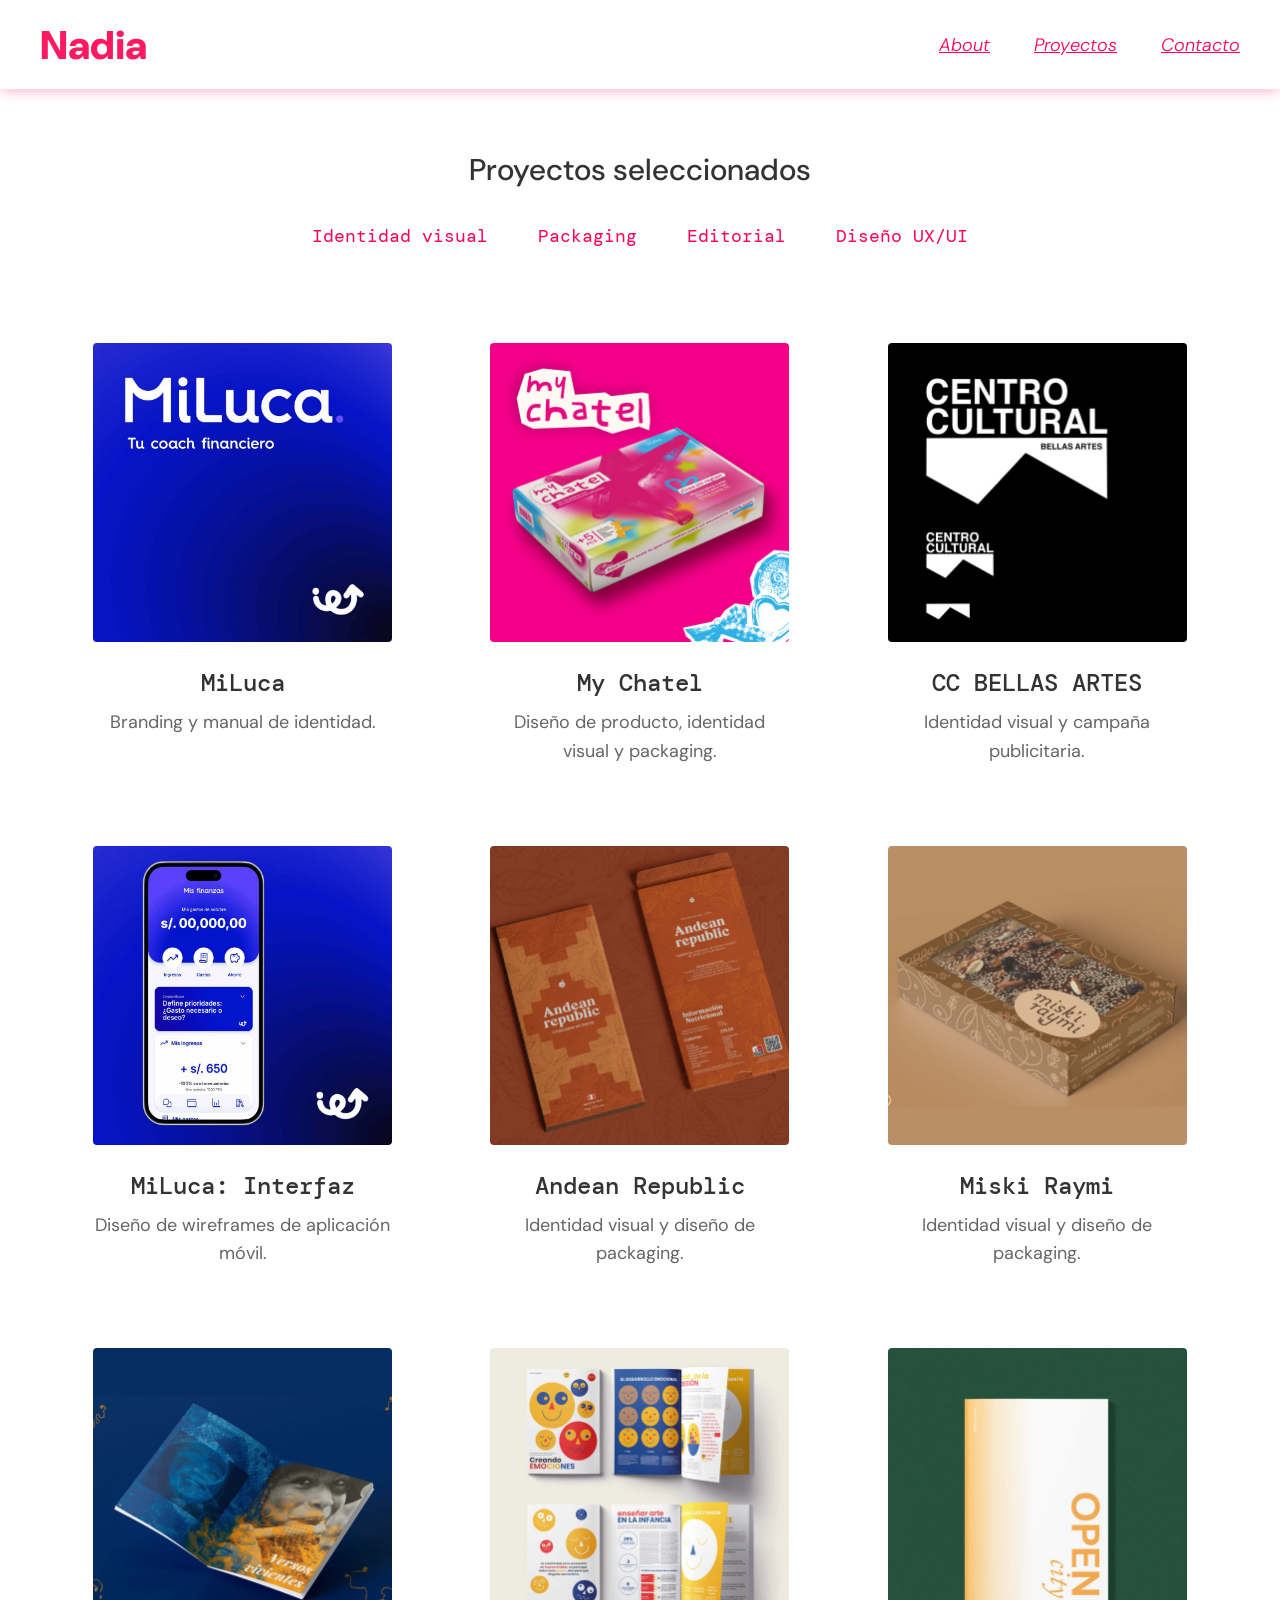
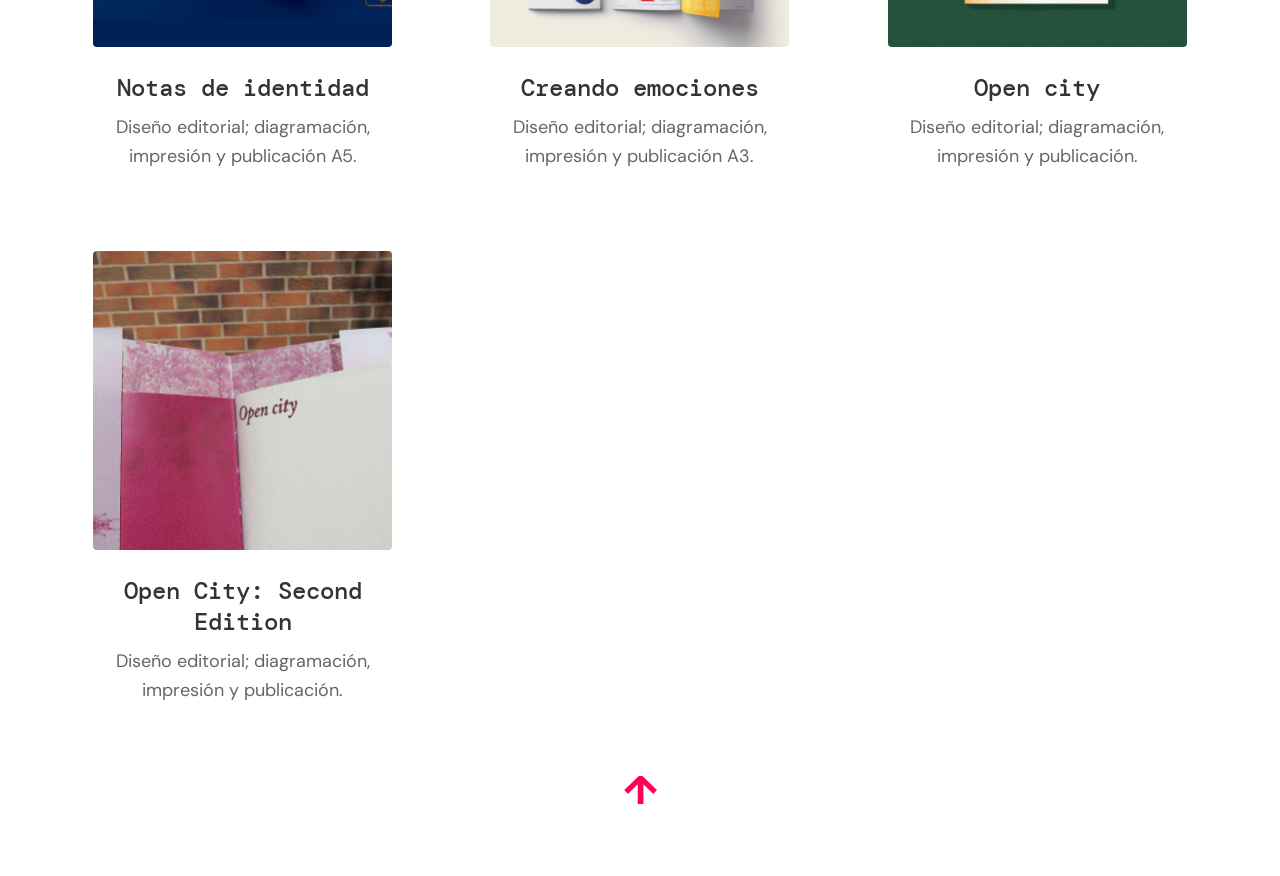
<file: index.html>
<!DOCTYPE html>
<html lang="es">
<head>
  <meta charset="UTF-8" />
  <meta name="viewport" content="width=device-width, initial-scale=1.0" />
  <title>Portafolio de Nadia</title>
  <link href="https://fonts.googleapis.com/css2?family=DM+Mono&family=DM+Sans:ital,wght@0,400;0,700;1,400&display=swap" rel="stylesheet">
  <link rel="stylesheet" href="styles.css">
</head>
<body>

<header>
  <a href="index.html" class="logo">Nadia</a>
  <nav>
    <a href="about.html">About</a>
    <a href="index.html">Proyectos</a>
    <a href="contacto.html">Contacto</a>
  </nav>
</header>

  <main>
    <h1 onclick="filterProjects('all')">Proyectos seleccionados</h1>

    <div class="filter-menu">
      <button class="filter-btn" onclick="filterProjects('identidad')">Identidad visual</button>
      <button class="filter-btn" onclick="filterProjects('packaging')">Packaging</button>
      <button class="filter-btn" onclick="filterProjects('editorial')">Editorial</button>
      <button class="filter-btn" onclick="filterProjects('uxui')">Diseño UX/UI</button>
    </div>

    <div class="grid">

      <a href="miluca.html" class="card" data-category="identidad">
        <img src="miluca.jpg" alt="MiLuca" />
        <h2>MiLuca</h2>
        <p>Branding y manual de identidad.</p>
      </a>

      <a href="mychatel.html" class="card" data-category="identidad packaging">
        <img src="https://solasidore.github.io/Portafolio/mychatel.jpg" alt="My Chatel" />
        <h2>My Chatel</h2>
        <p>Diseño de producto, identidad visual y packaging.</p>
      </a>

      <a href="ccbellasartes.html" class="card" data-category="identidad">
        <img src="https://solasidore.github.io/Portafolio/CC-BELLAS-ARTES.jpg" alt="CC BELLAS ARTES" />
        <h2>CC BELLAS ARTES</h2>
        <p>Identidad visual y campaña publicitaria.</p>
      </a>

      <a href="miluca-ui.html" class="card" data-category="uxui">
        <img src="miluca-ui.jpg" alt="MiLuca UI" />
        <h2>MiLuca: Interfaz</h2>
        <p>Diseño de wireframes de aplicación móvil.</p>
      </a>

      <a href="andean chocolate.html" class="card" data-category="identidad packaging">
        <img src="https://solasidore.github.io/Portafolio/andean.jpg" alt="Andean Republic" />
        <h2>Andean Republic</h2>
        <p>Identidad visual y diseño de packaging.</p>
      </a>

      <a href="miski-raymi.html" class="card" data-category="identidad packaging">
        <img src="https://solasidore.github.io/Portafolio/miski-raymi.jpg" alt="Miski Raymi" />
        <h2>Miski Raymi</h2>
        <p>Identidad visual y diseño de packaging.</p>
      </a>

      <a href="notas-de-identidad.html" class="card" data-category="editorial">
        <img src="https://solasidore.github.io/Portafolio/notas-de-identidad.jpg" alt="Notas de identidad" />
        <h2>Notas de identidad</h2>
        <p>Diseño editorial; diagramación, impresión y publicación A5.</p>
      </a>

      <a href="creandoemociones.html" class="card" data-category="editorial">
        <img src="https://solasidore.github.io/Portafolio/creando-emociones.jpg" alt="Creando emociones" />
        <h2>Creando emociones</h2>
        <p>Diseño editorial; diagramación, impresión y publicación A3.</p>
      </a>

      <a href="opencity.html" class="card" data-category="editorial">
        <img src="https://solasidore.github.io/Portafolio/open-city.jpg" alt="Open city" />
        <h2>Open city</h2>
        <p>Diseño editorial; diagramación, impresión y publicación.</p>
      </a>

      <a href="opencity-dos.html" class="card" data-category="editorial">
        <img src="https://solasidore.github.io/Portafolio/opendos.jpg" alt="Open City: Second Edition" />
        <h2>Open City: Second Edition</h2>
        <p>Diseño editorial; diagramación, impresión y publicación.</p>
      </a>

    </div>

    <div class="back-top" onclick="window.scrollTo({ top: 0, behavior: 'smooth' })">↑</div>
  </main>

  <script>
    function filterProjects(category) {
      const cards = document.querySelectorAll('.card');
      const buttons = document.querySelectorAll('.filter-btn');

      // 1. Estilo activo en botones
      buttons.forEach(btn => btn.classList.remove('active'));
      
      if (category !== 'all') {
        buttons.forEach(btn => {
          if(btn.getAttribute('onclick').includes(category)) {
             btn.classList.add('active');
          }
        });
      }

      // 2. Filtrar
      cards.forEach(card => {
        // Reiniciar animación para suavidad
        card.style.animation = 'none';
        card.offsetHeight; /* trigger reflow */
        card.style.animation = null; 

        if (category === 'all') {
          card.classList.remove('hidden');
        } else {
          const cardCat = card.getAttribute('data-category');
          // Comprueba si la categoría de la tarjeta incluye la seleccionada
          if (cardCat && cardCat.includes(category)) {
            card.classList.remove('hidden');
          } else {
            card.classList.add('hidden');
          }
        }
      });
    }
  </script>

</body>
</html>
</file>
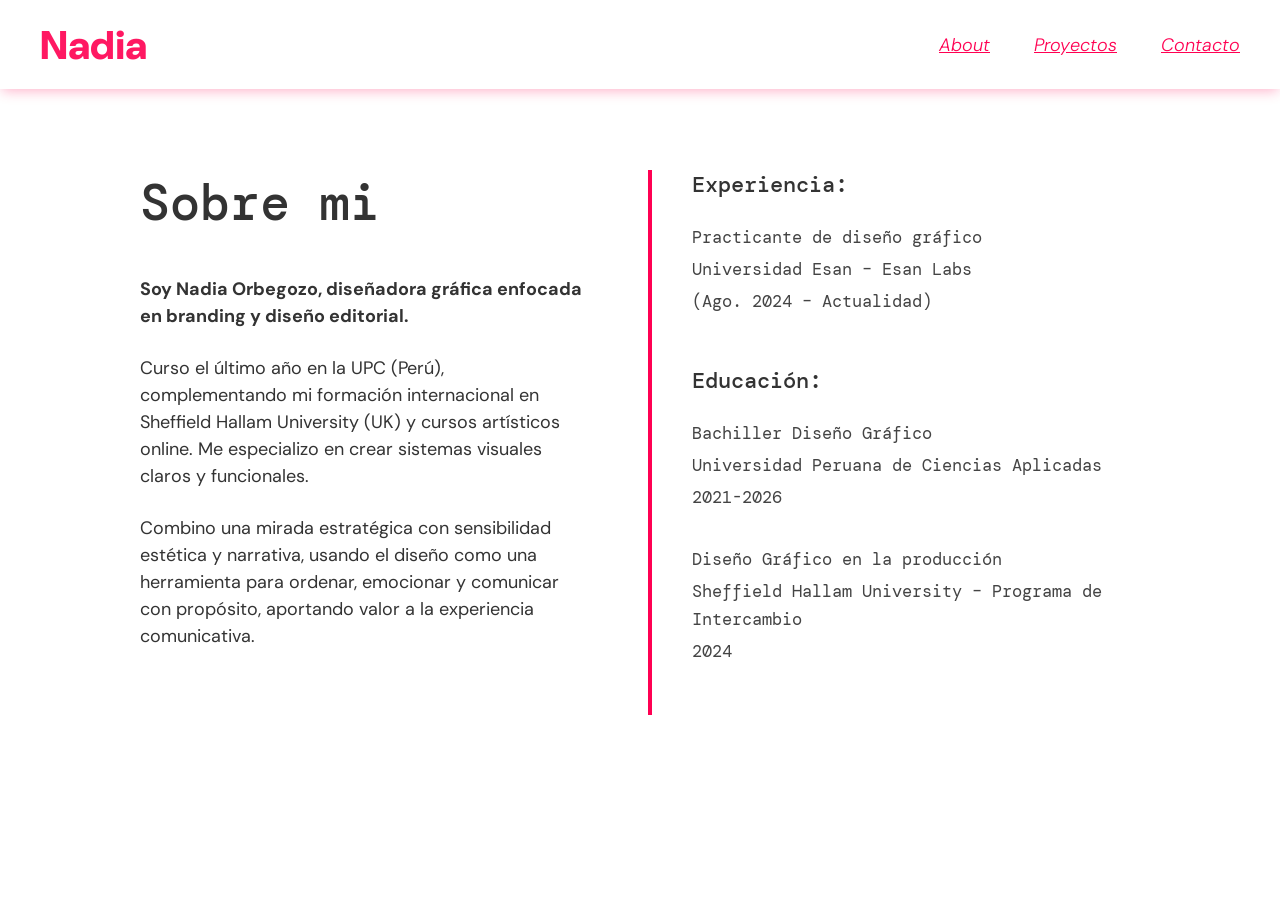
<file: about.html>
<!DOCTYPE html>
<html lang="es">
<head>
  <meta charset="UTF-8" />
  <meta name="viewport" content="width=device-width, initial-scale=1.0" />
  <title>Sobre mí — Portafolio de Nadia</title>
  <link rel="stylesheet" href="styles.css">
  <link href="https://fonts.googleapis.com/css2?family=DM+Mono&family=DM+Sans:ital,wght@0,400;0,700;1,400&display=swap" rel="stylesheet">
</head>
<body>

  <header>
    <a href="index.html" class="logo">Nadia</a>
    <nav>
      <a href="about.html">About</a>
      <a href="index.html">Proyectos</a>
      <a href="contacto.html">Contacto</a>
    </nav>
  </header>

  <main>
    <div class="about-container">
      
      <div class="about-left">
        <h1>Sobre mi</h1>
        <p class="intro-text">
          Soy Nadia Orbegozo, diseñadora gráfica enfocada en branding y diseño editorial.
        </p>
        <p>
          Curso el último año en la UPC (Perú), complementando mi formación internacional en Sheffield Hallam University (UK) y cursos artísticos online. Me especializo en crear sistemas visuales claros y funcionales.
        </p>
        <p>
          Combino una mirada estratégica con sensibilidad estética y narrativa, usando el diseño como una herramienta para ordenar, emocionar y comunicar con propósito, aportando valor a la experiencia comunicativa.
        </p>
      </div>

      <div class="about-right">
        
        <div class="cv-section">
          <h3>Experiencia:</h3>
          <ul>
            <li>Practicante de diseño gráfico</li>
            <li>Universidad Esan – Esan Labs</li>
            <li>(Ago. 2024 – Actualidad)</li>
          </ul>
        </div>

        <div class="cv-section">
          <h3>Educación:</h3>
          <ul>
            <li>Bachiller Diseño Gráfico</li>
            <li>Universidad Peruana de Ciencias Aplicadas</li>
            <li>2021-2026</li>
          </ul>
          <ul>
            <li>Diseño Gráfico en la producción</li>
            <li>Sheffield Hallam University – Programa de Intercambio</li>
            <li>2024</li>
          </ul>
        </div>

      </div> </div> </main>

</body>
</html>
</file>
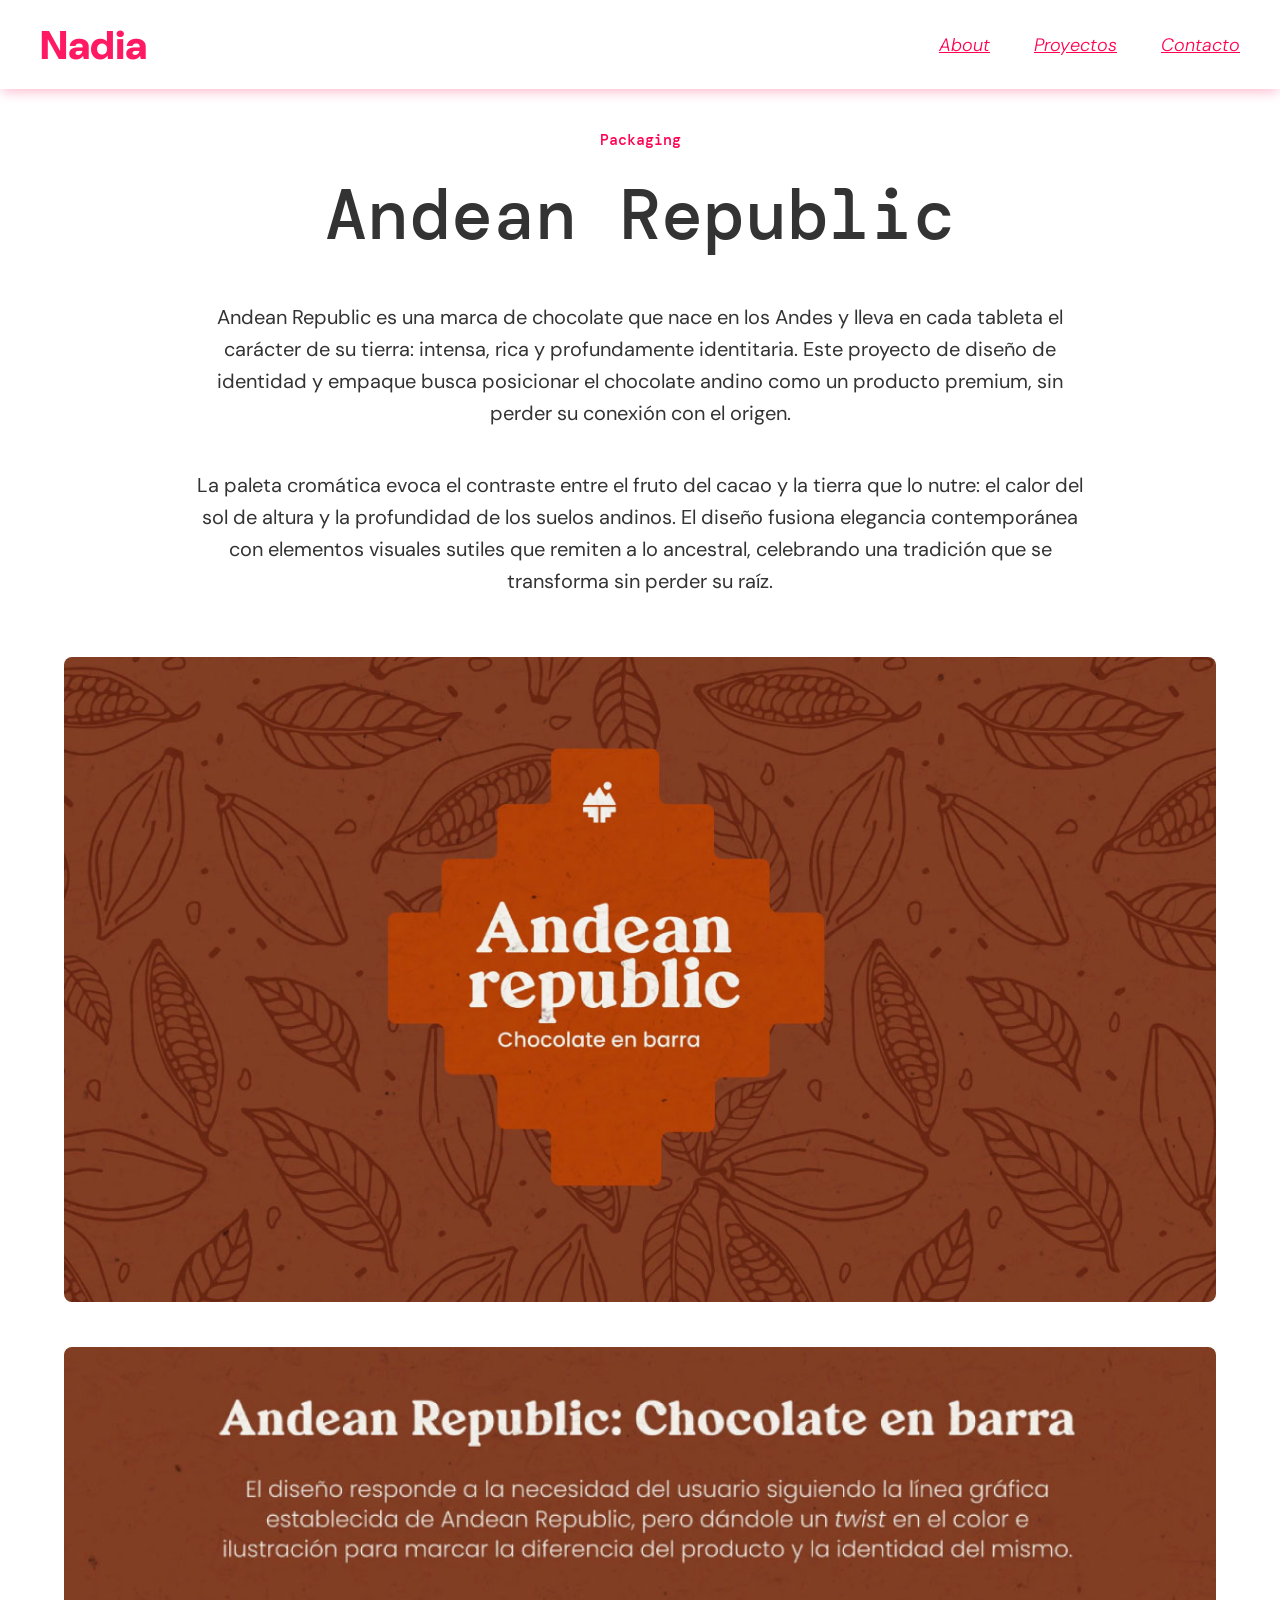
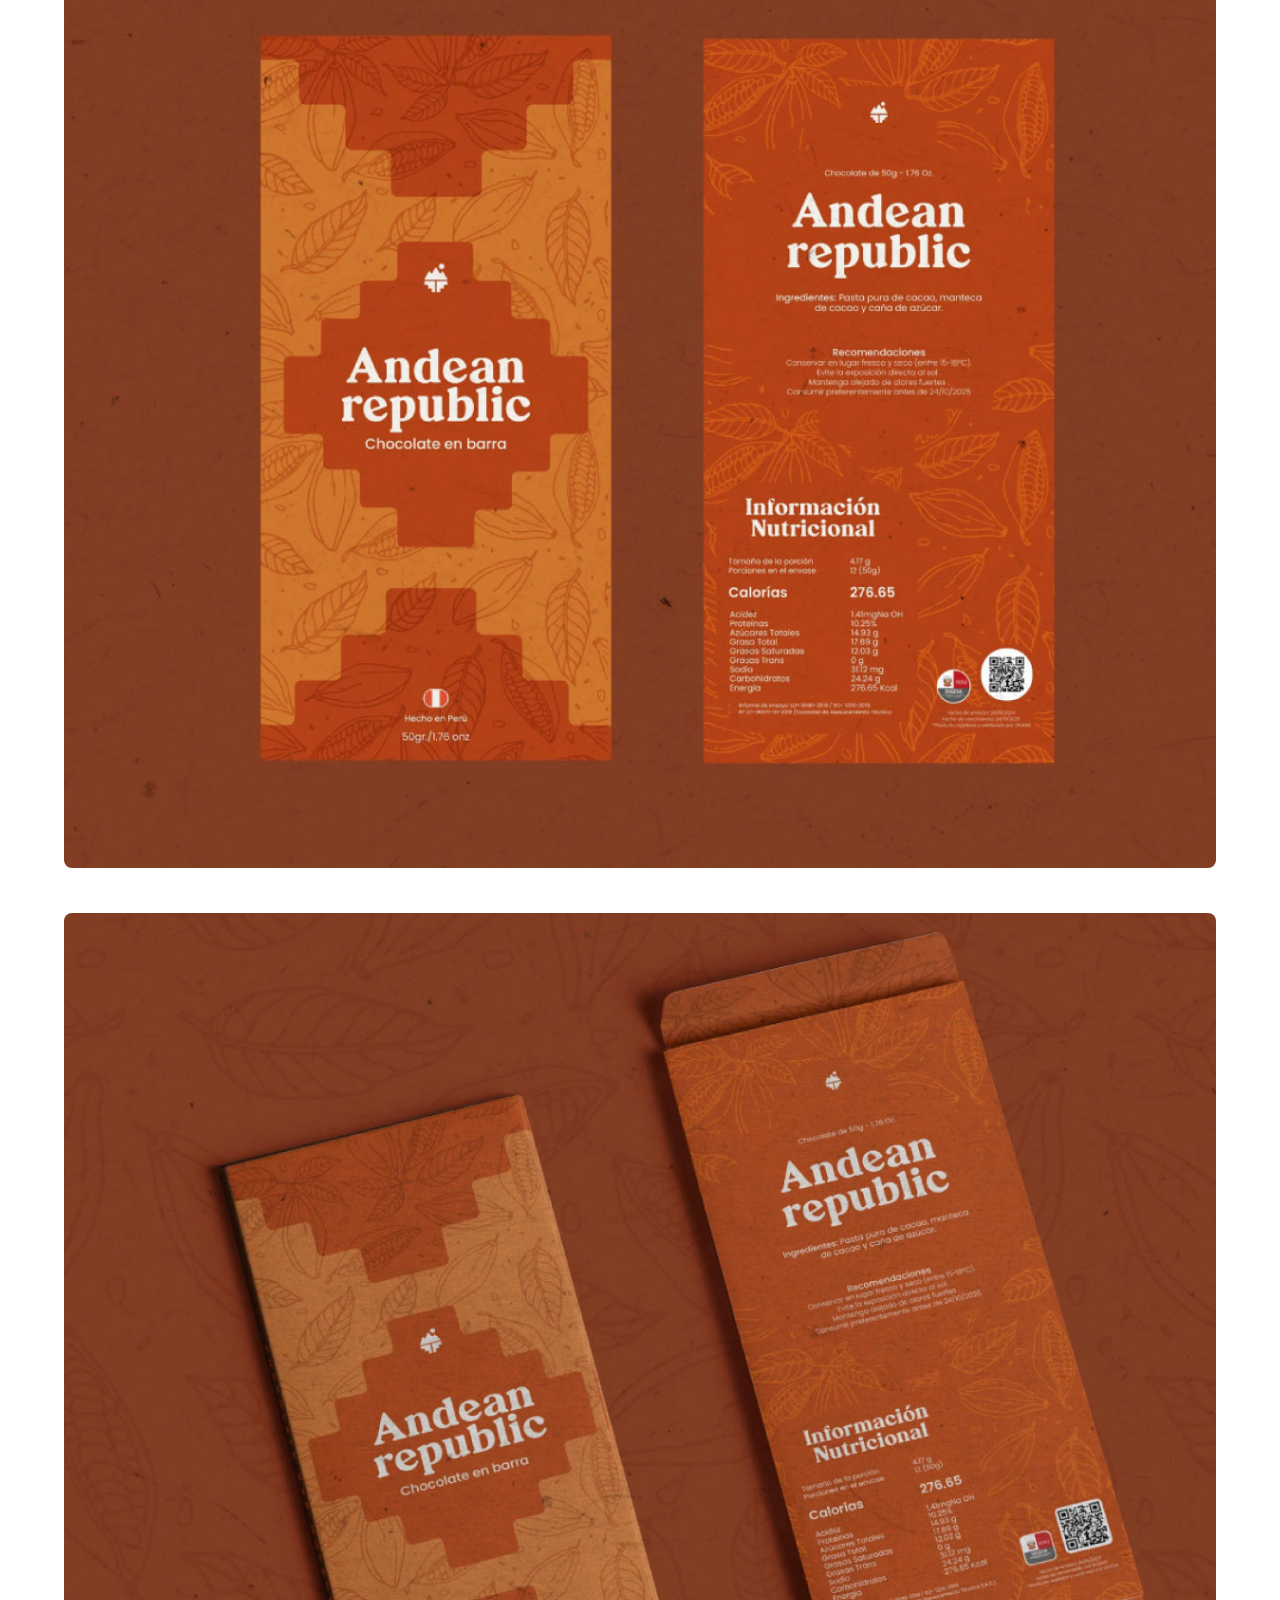
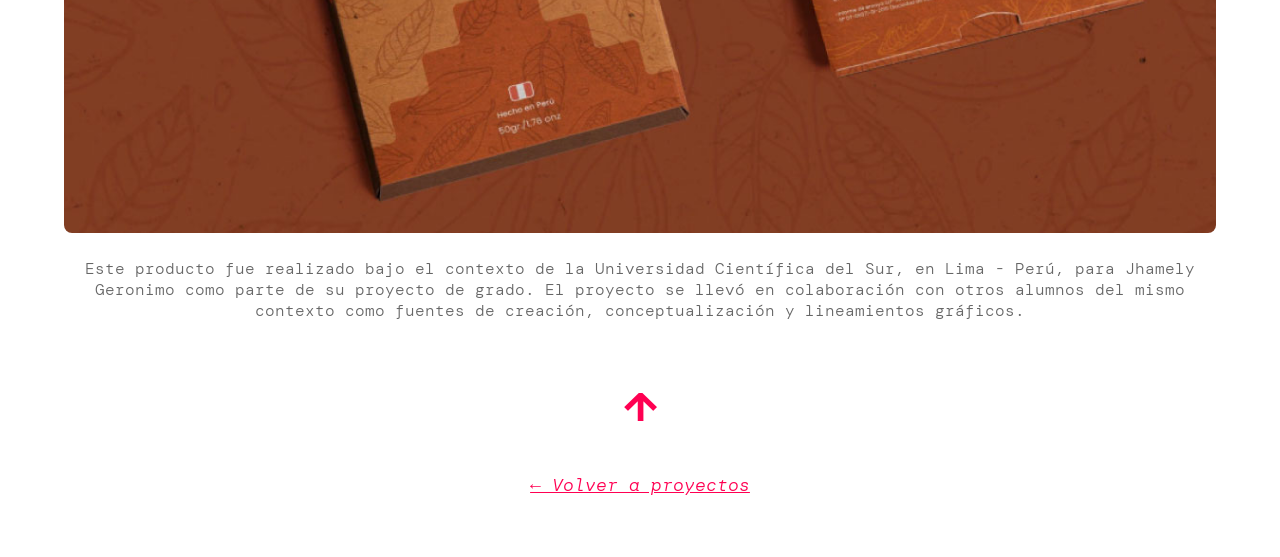
<file: andean chocolate.html>
<!DOCTYPE html>
<html lang="es">
<head>
  <meta charset="UTF-8" />
  <meta name="viewport" content="width=device-width, initial-scale=1.0" />
  <title>Andean Republic — Portafolio de Nadia</title>
  <link href="https://fonts.googleapis.com/css2?family=DM+Mono&family=DM+Sans:ital,wght@0,400;0,700;1,400&display=swap" rel="stylesheet">

  <link rel="stylesheet" href="styles.css">
  
</head>
<body>

  <header>
    <a href="index.html" class="logo">Nadia</a>
    <nav>
      <a href="about.html">About</a>
      <a href="index.html">Proyectos</a>
      <a href="contacto.html">Contacto</a>
    </nav>
  </header>

  <main>
    <div class="sub">Packaging</div>
    <h2>Andean Republic</h2>

    <p>
      Andean Republic es una marca de chocolate que nace en los Andes y lleva en cada tableta el carácter de su tierra: intensa, rica y profundamente identitaria. Este proyecto de diseño de identidad y empaque busca posicionar el chocolate andino como un producto premium, sin perder su conexión con el origen.
    </p>

    <p>
      La paleta cromática evoca el contraste entre el fruto del cacao y la tierra que lo nutre: el calor del sol de altura y la profundidad de los suelos andinos. El diseño fusiona elegancia contemporánea con elementos visuales sutiles que remiten a lo ancestral, celebrando una tradición que se transforma sin perder su raíz.
    </p>

    <img src="andeanpag-1.jpg" alt="Andean Republic imagen 1" />
    <img src="andeanpag-2.jpg" alt="Andean Republic imagen 2" />
    <img src="andeanpag-3.jpg" alt="Andean Republic imagen 3" />

    <div class="caption">
      Este producto fue realizado bajo el contexto de la Universidad Científica del Sur, en Lima - Perú, para Jhamely Geronimo como parte de su proyecto de grado. El proyecto se llevó en colaboración con otros alumnos del mismo contexto como fuentes de creación, conceptualización y lineamientos gráficos.
    </div>

    <div class="back-top" onclick="window.scrollTo({ top: 0, behavior: 'smooth' })">↑</div>

    <div class="volver">
      <a href="index.html">← Volver a proyectos</a>
    </div>
  </main>

</body>
</html>
</file>
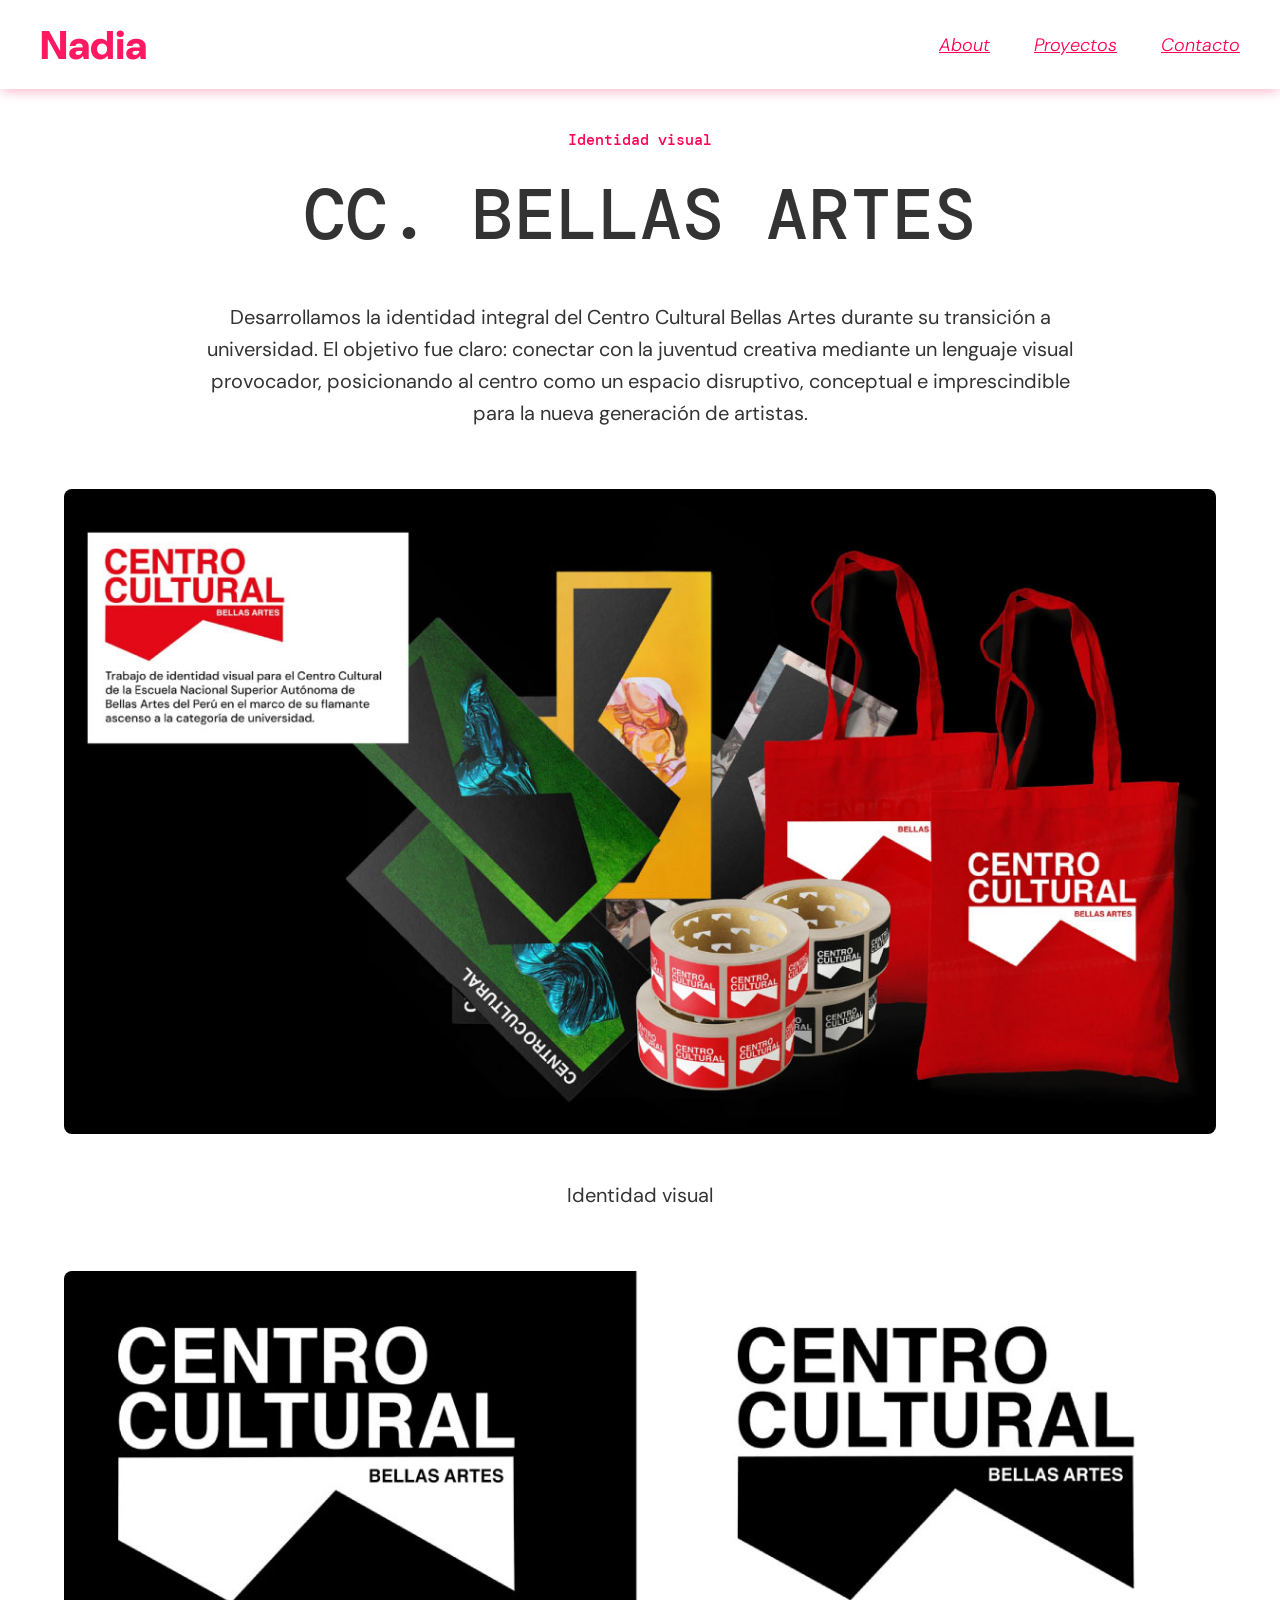
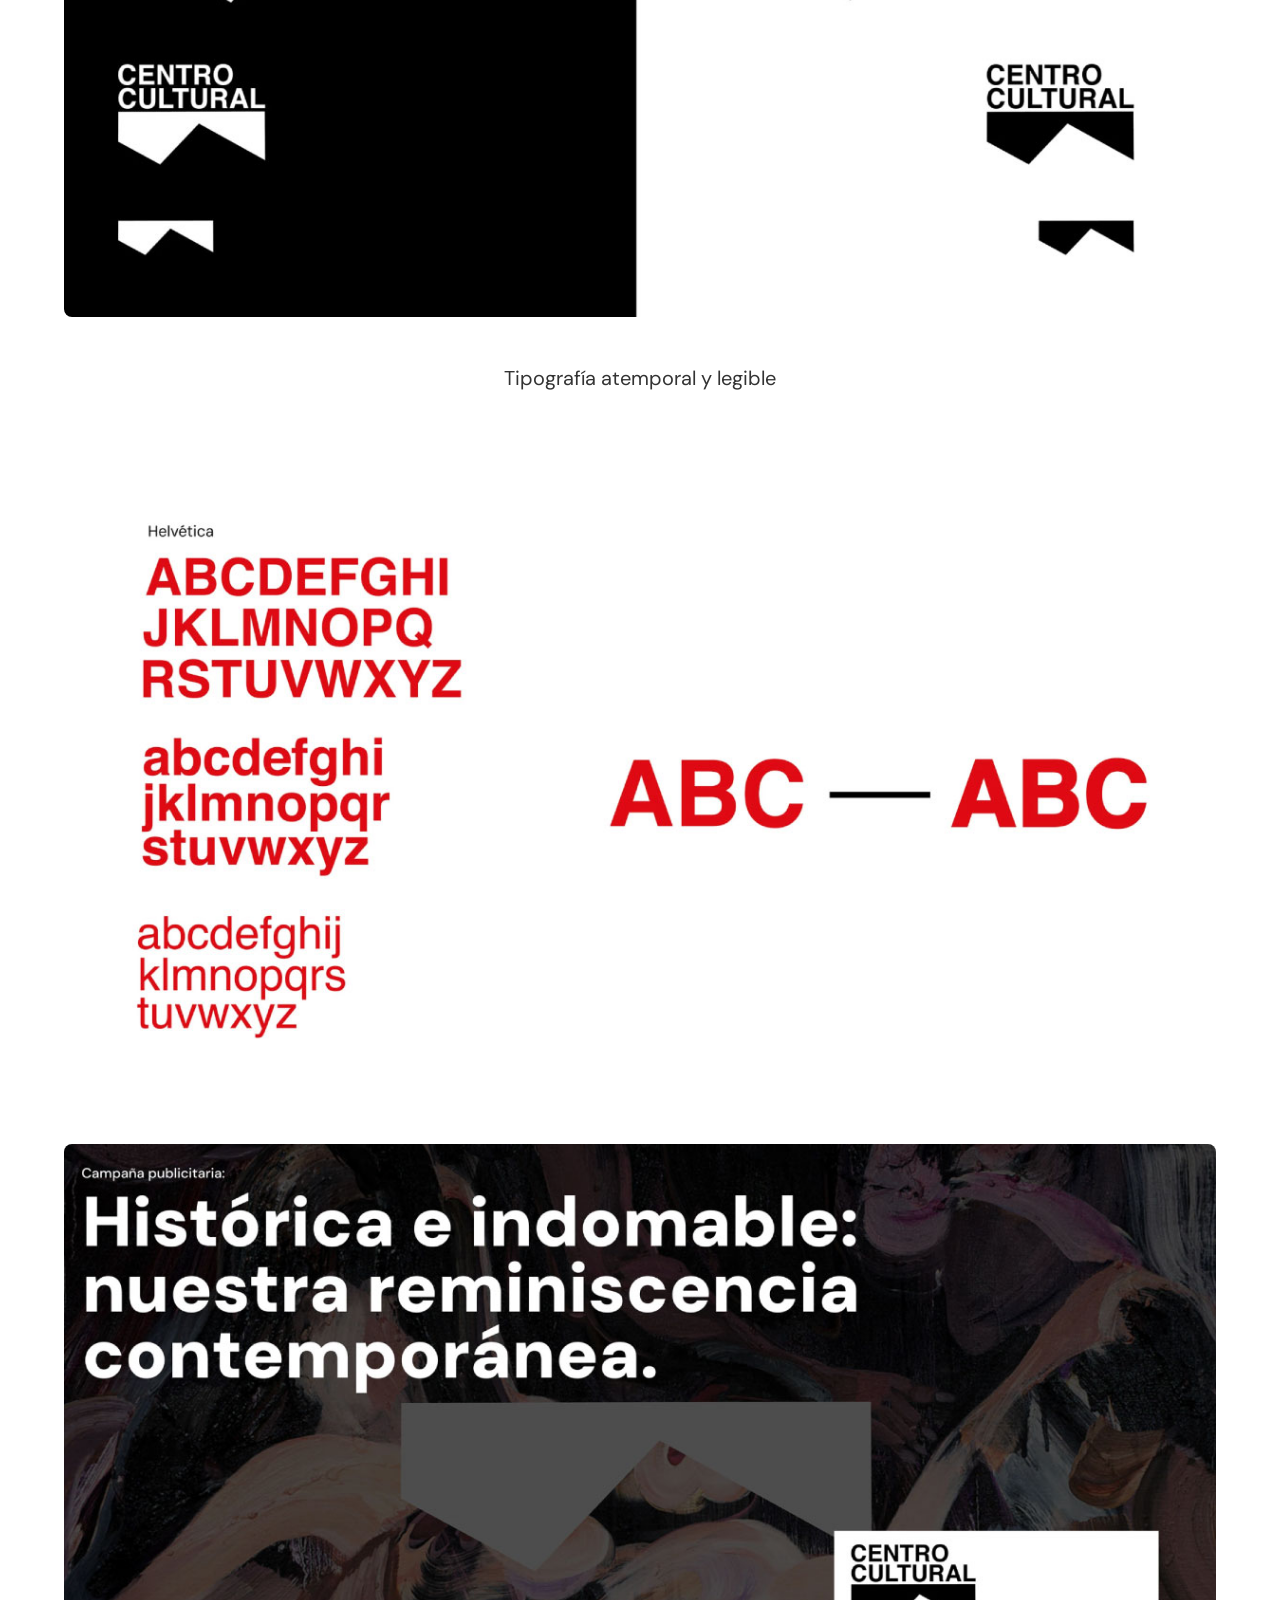
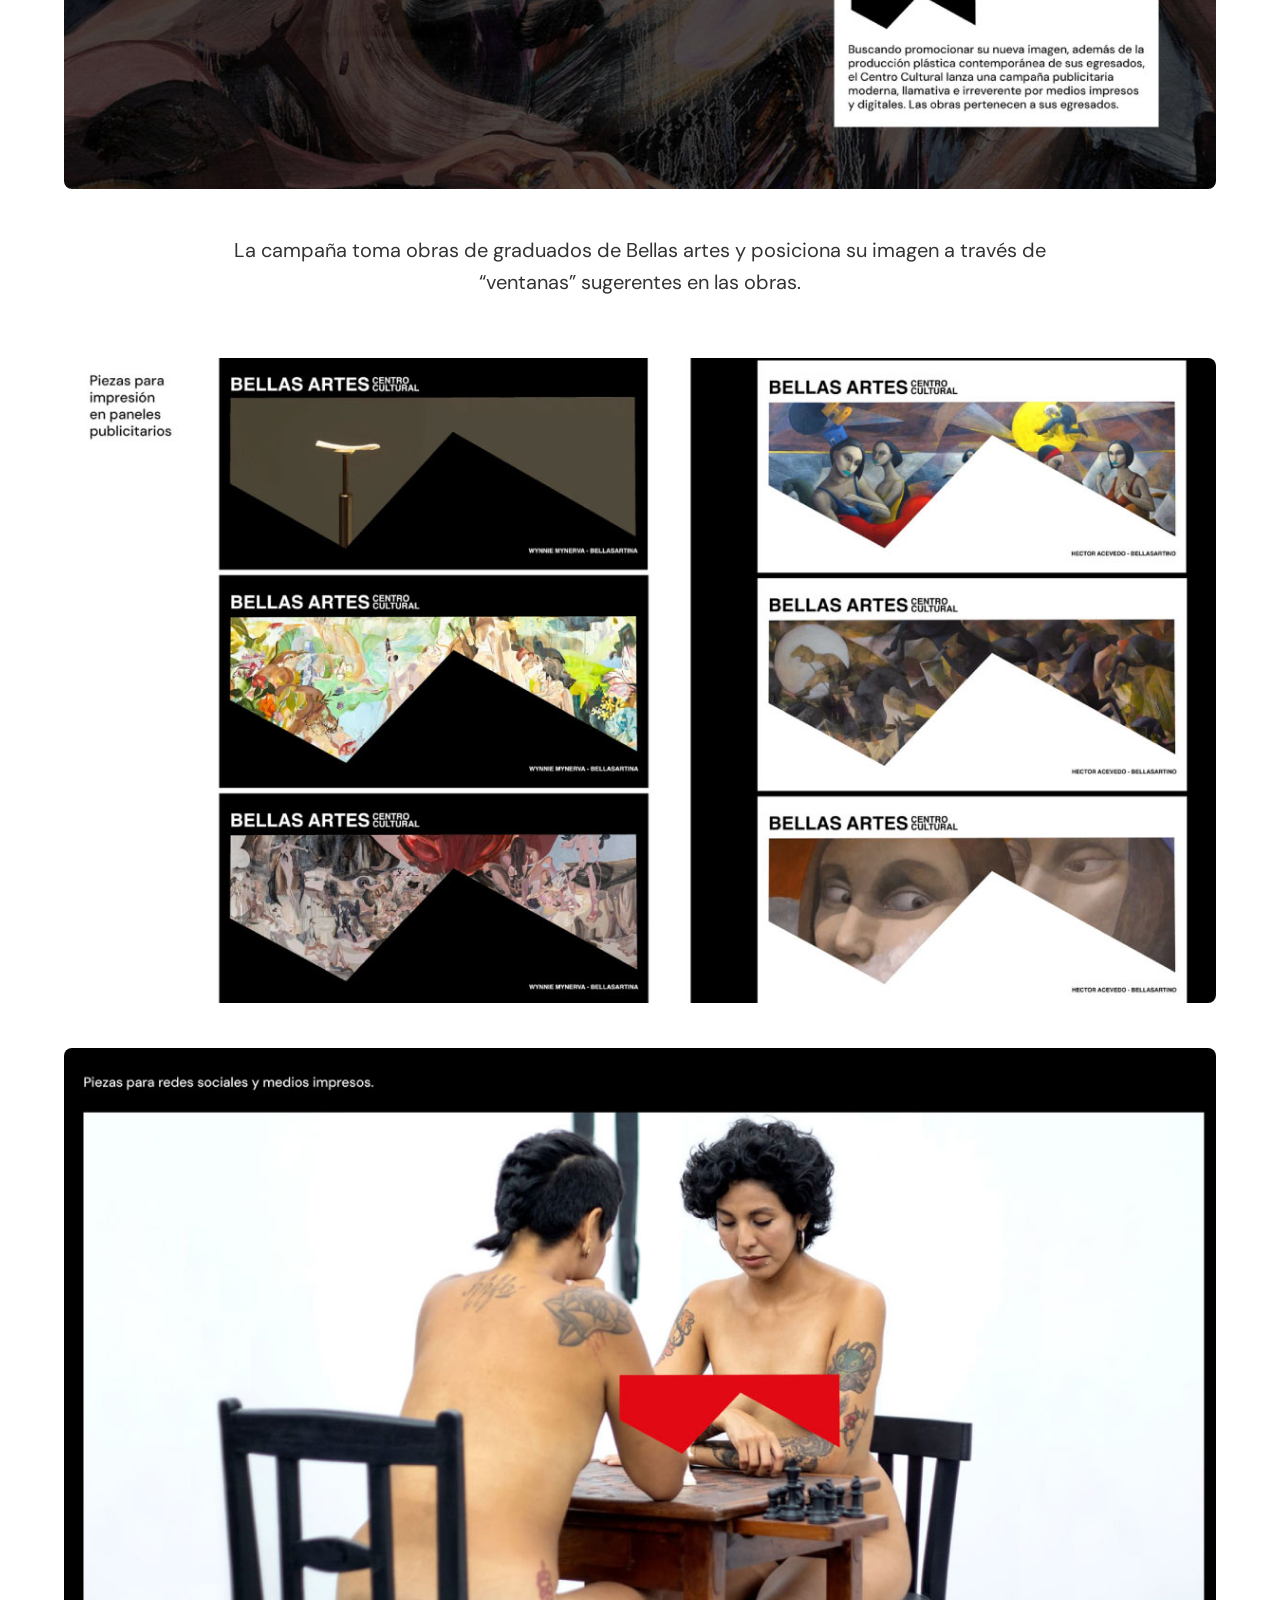
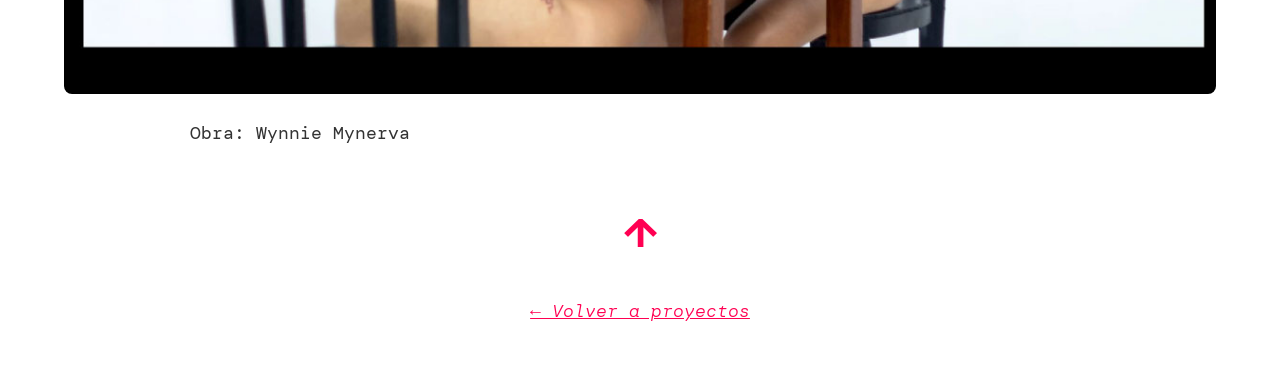
<file: ccbellasartes.html>
<!DOCTYPE html>
<html lang="es">
<head>
  <meta charset="UTF-8" />
  <meta name="viewport" content="width=device-width, initial-scale=1.0" />
  <title>CC BELLAS ARTES — Portafolio de Nadia</title>
  <link href="https://fonts.googleapis.com/css2?family=DM+Mono&family=DM+Sans:ital,wght@0,400;0,700;1,400&display=swap" rel="stylesheet">

  <link rel="stylesheet" href="styles.css">
  
</head>
<body>

  <header>
    <a href="index.html" class="logo">Nadia</a>
    <nav>
      <a href="about.html">About</a>
      <a href="index.html">Proyectos</a>
      <a href="contacto.html">Contacto</a>
    </nav>
  </header>

  <main>
    <div class="sub">Identidad visual</div>
    <h2>CC. BELLAS ARTES</h2>

    <p>
      Desarrollamos la identidad integral del Centro Cultural Bellas Artes durante su transición a universidad. El objetivo fue claro: conectar con la juventud creativa mediante un lenguaje visual provocador, posicionando al centro como un espacio disruptivo, conceptual e imprescindible para la nueva generación de artistas.
    </p>

    <img src="ccba-1.jpg" alt="Branded elementos gráficos 1" />

    <p>Identidad visual</p>

    <img src="ccba-2.jpg" alt="Branded elementos gráficos 2" />

    <p>Tipografía atemporal y legible</p>

    <img src="ccba-3.jpg" alt="Branded elementos gráficos 3" />

    <img src="ccba-4.jpg" alt="Branded elementos gráficos 4" />

    <p>
      La campaña toma obras de graduados de Bellas artes y posiciona su imagen a través de “ventanas” sugerentes en las obras.
    </p>

    <img src="ccba-5.jpg" alt="Cierre visual CCBA 5" />
    <img src="ccba-6.jpg" alt="Cierre visual CCBA 6" />

    <p style="text-align:left; font-size:18px; margin-top:20px; font-family:'DM Mono', monospace;">Obra: Wynnie Mynerva</p>

    <div class="back-top" onclick="window.scrollTo({ top: 0, behavior: 'smooth' })">↑</div>

    <div class="volver">
      <a href="index.html">← Volver a proyectos</a>
    </div>
  </main>

</body>
</html>
</file>
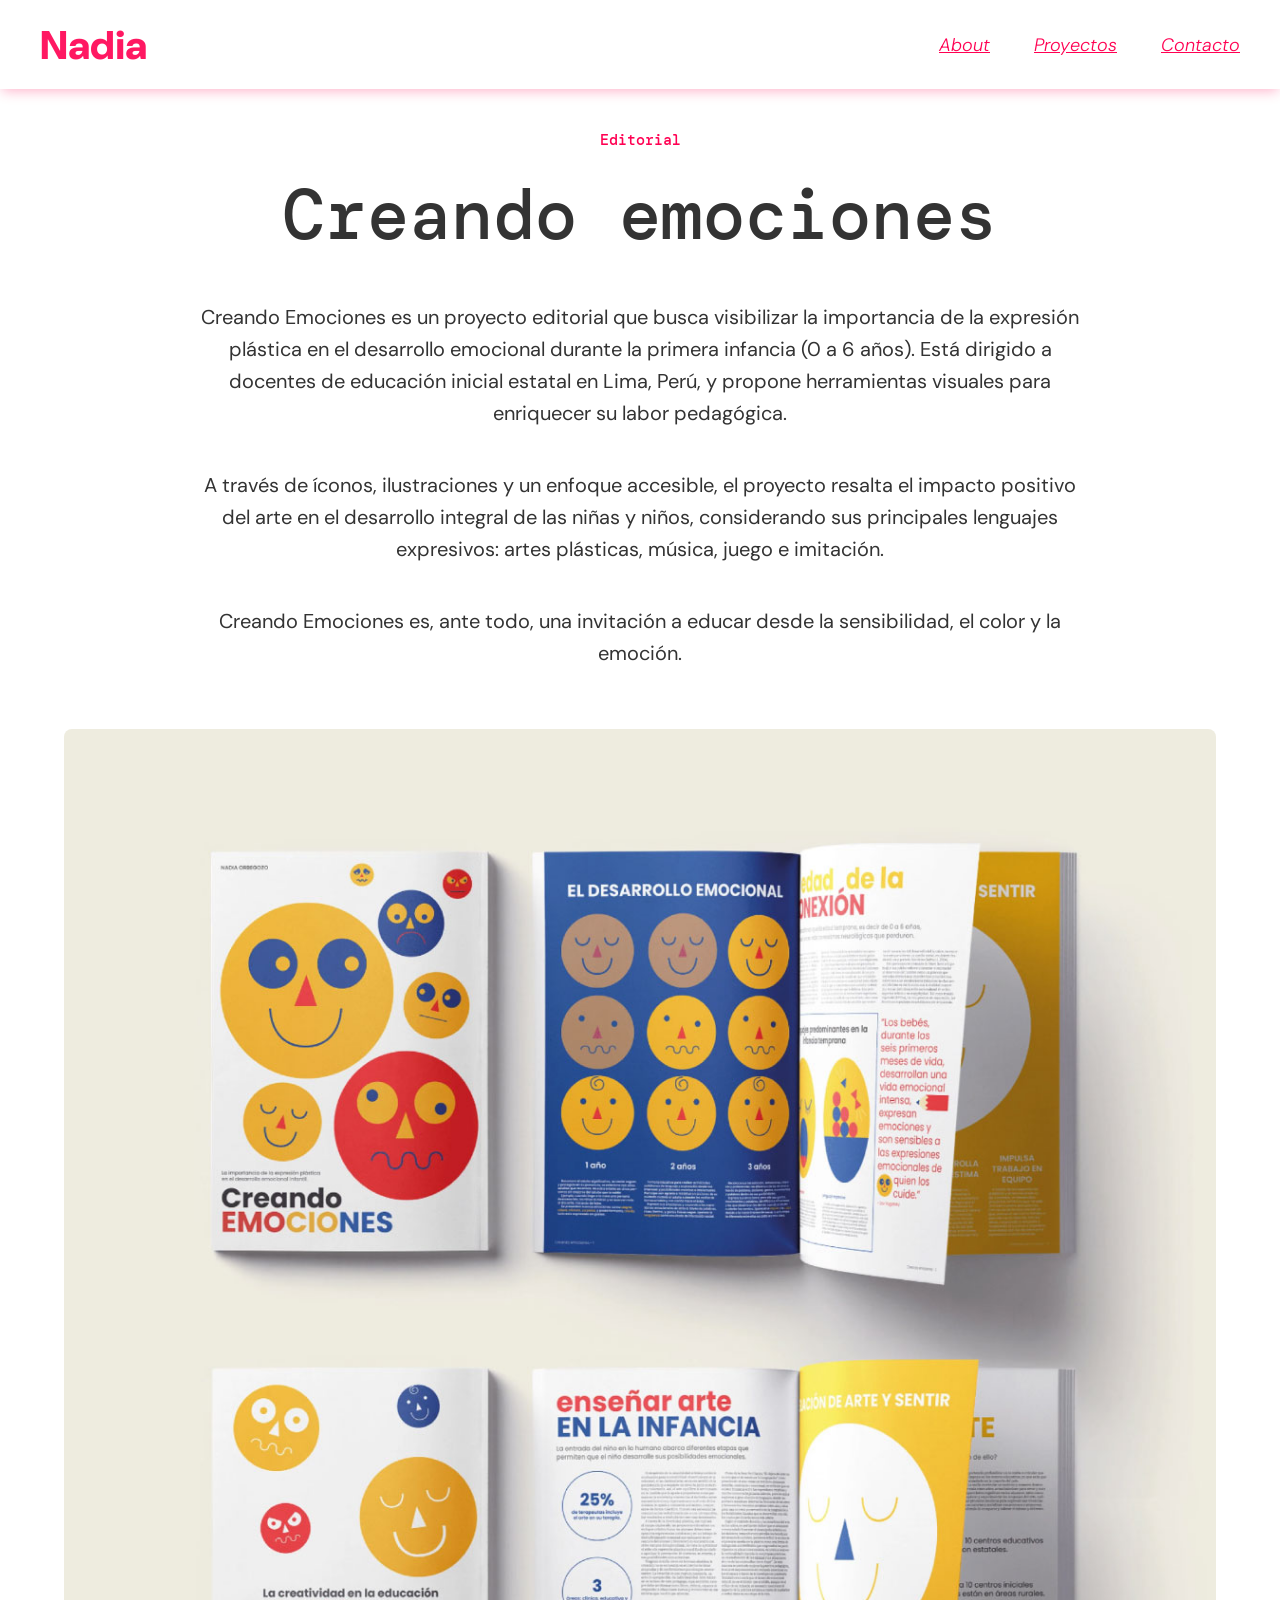
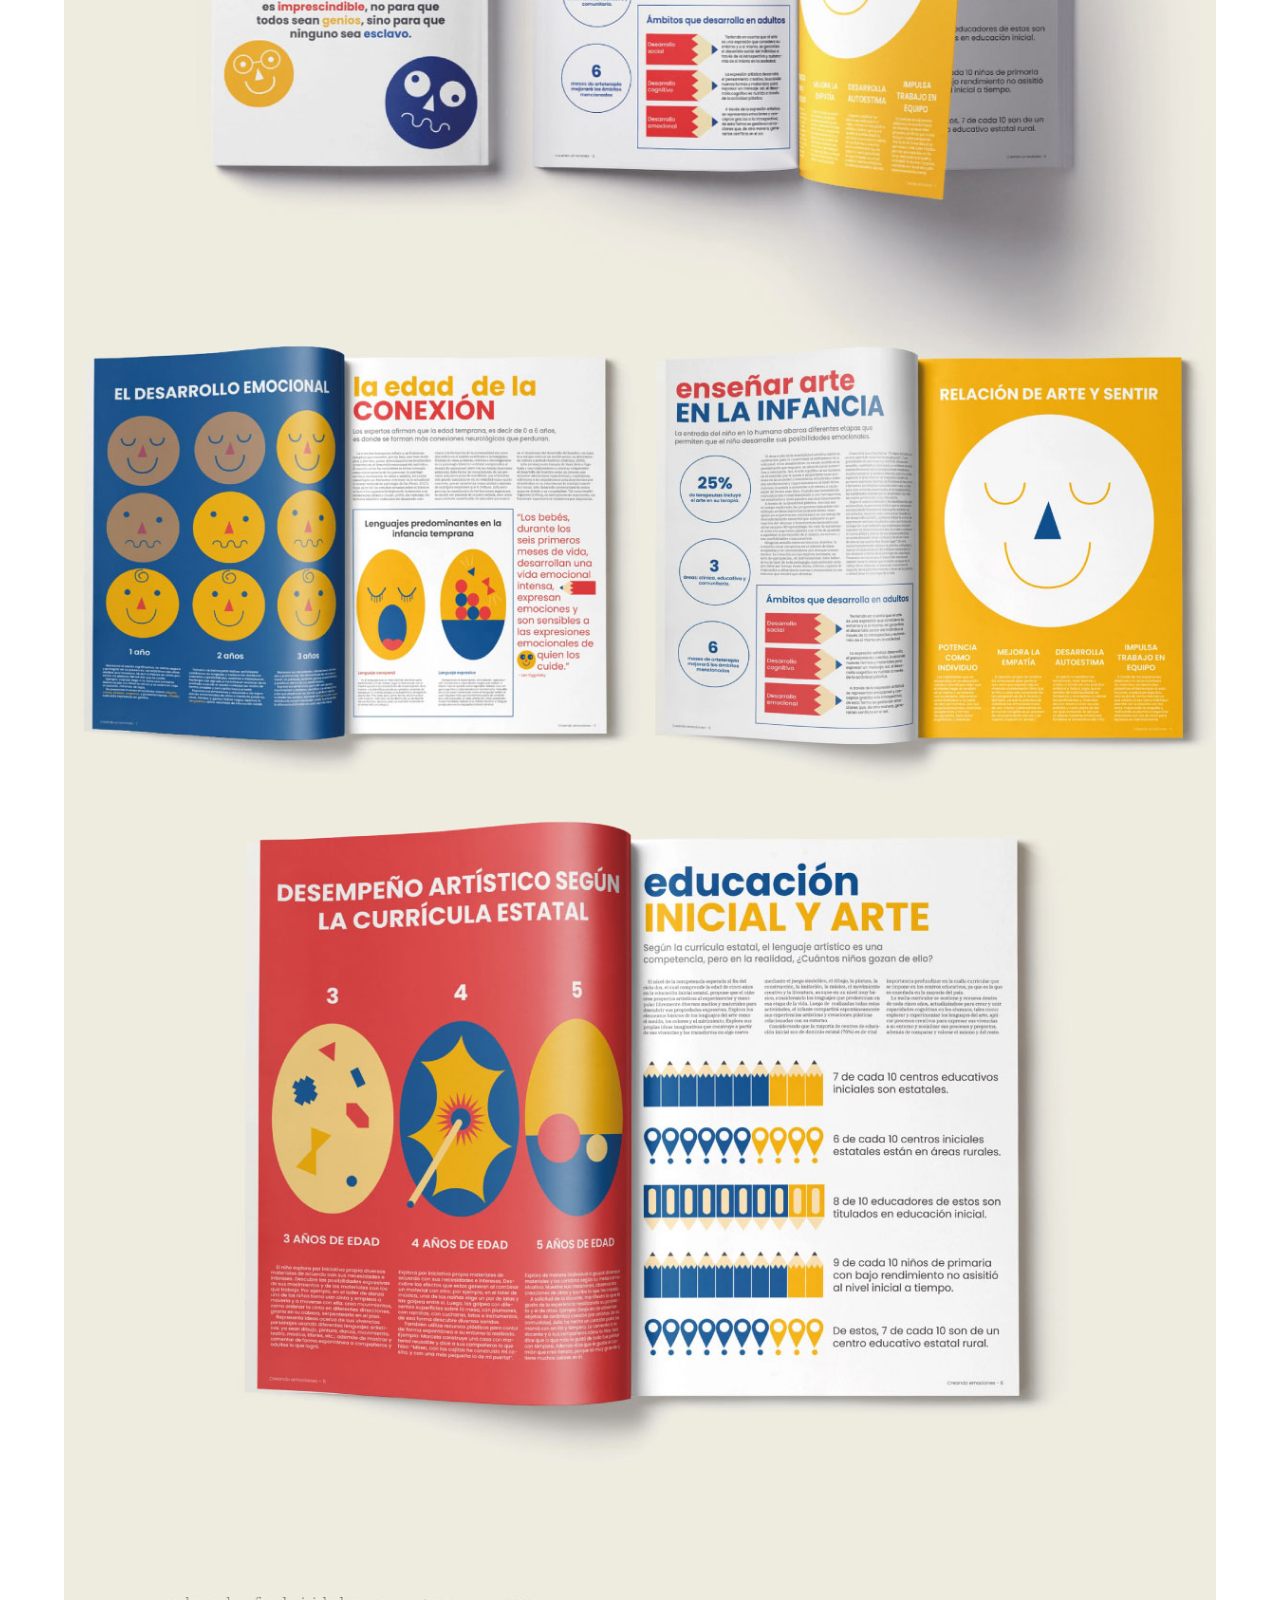
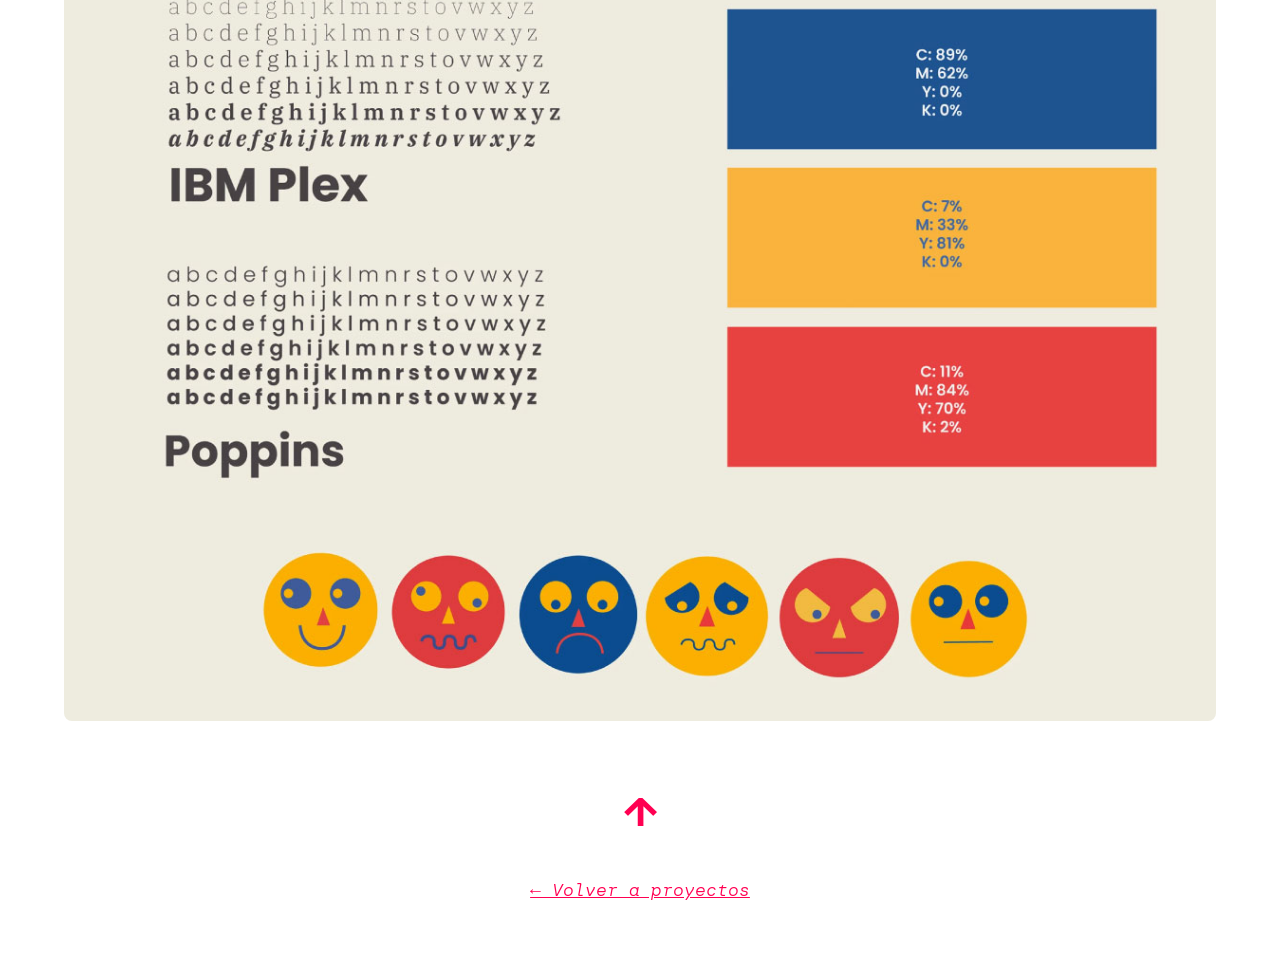
<file: creandoemociones.html>
<!DOCTYPE html>
<html lang="es">
<head>
  <meta charset="UTF-8" />
  <meta name="viewport" content="width=device-width, initial-scale=1.0" />
  <title>Creando emociones — Portafolio de Nadia</title>
  <link href="https://fonts.googleapis.com/css2?family=DM+Mono&family=DM+Sans:ital,wght@0,400;0,700;1,400&display=swap" rel="stylesheet">
  <link rel="stylesheet" href="styles.css">
</head>
<body>

  <header>
    <a href="index.html" class="logo">Nadia</a>
    <nav>
      <a href="about.html">About</a>
      <a href="index.html">Proyectos</a>
      <a href="contacto.html">Contacto</a>
    </nav>
  </header>

  <main>
    <div class="sub">Editorial</div>
    <h2>Creando emociones</h2>

    <p>
      Creando Emociones es un proyecto editorial que busca visibilizar la importancia de la expresión plástica en el desarrollo emocional durante la primera infancia (0 a 6 años). Está dirigido a docentes de educación inicial estatal en Lima, Perú, y propone herramientas visuales para enriquecer su labor pedagógica.
    </p>

    <p>
      A través de íconos, ilustraciones y un enfoque accesible, el proyecto resalta el impacto positivo del arte en el desarrollo integral de las niñas y niños, considerando sus principales lenguajes expresivos: artes plásticas, música, juego e imitación.
    </p>

    <p>
      Creando Emociones es, ante todo, una invitación a educar desde la sensibilidad, el color y la emoción.
    </p>

    <img src="creando-1.jpg" alt="Creando emociones - imagen principal" />

    <div class="back-top" onclick="window.scrollTo({ top: 0, behavior: 'smooth' })">↑</div>

    <div class="volver">
      <a href="index.html">← Volver a proyectos</a>
    </div>
  </main>

</body>
</html>
</file>
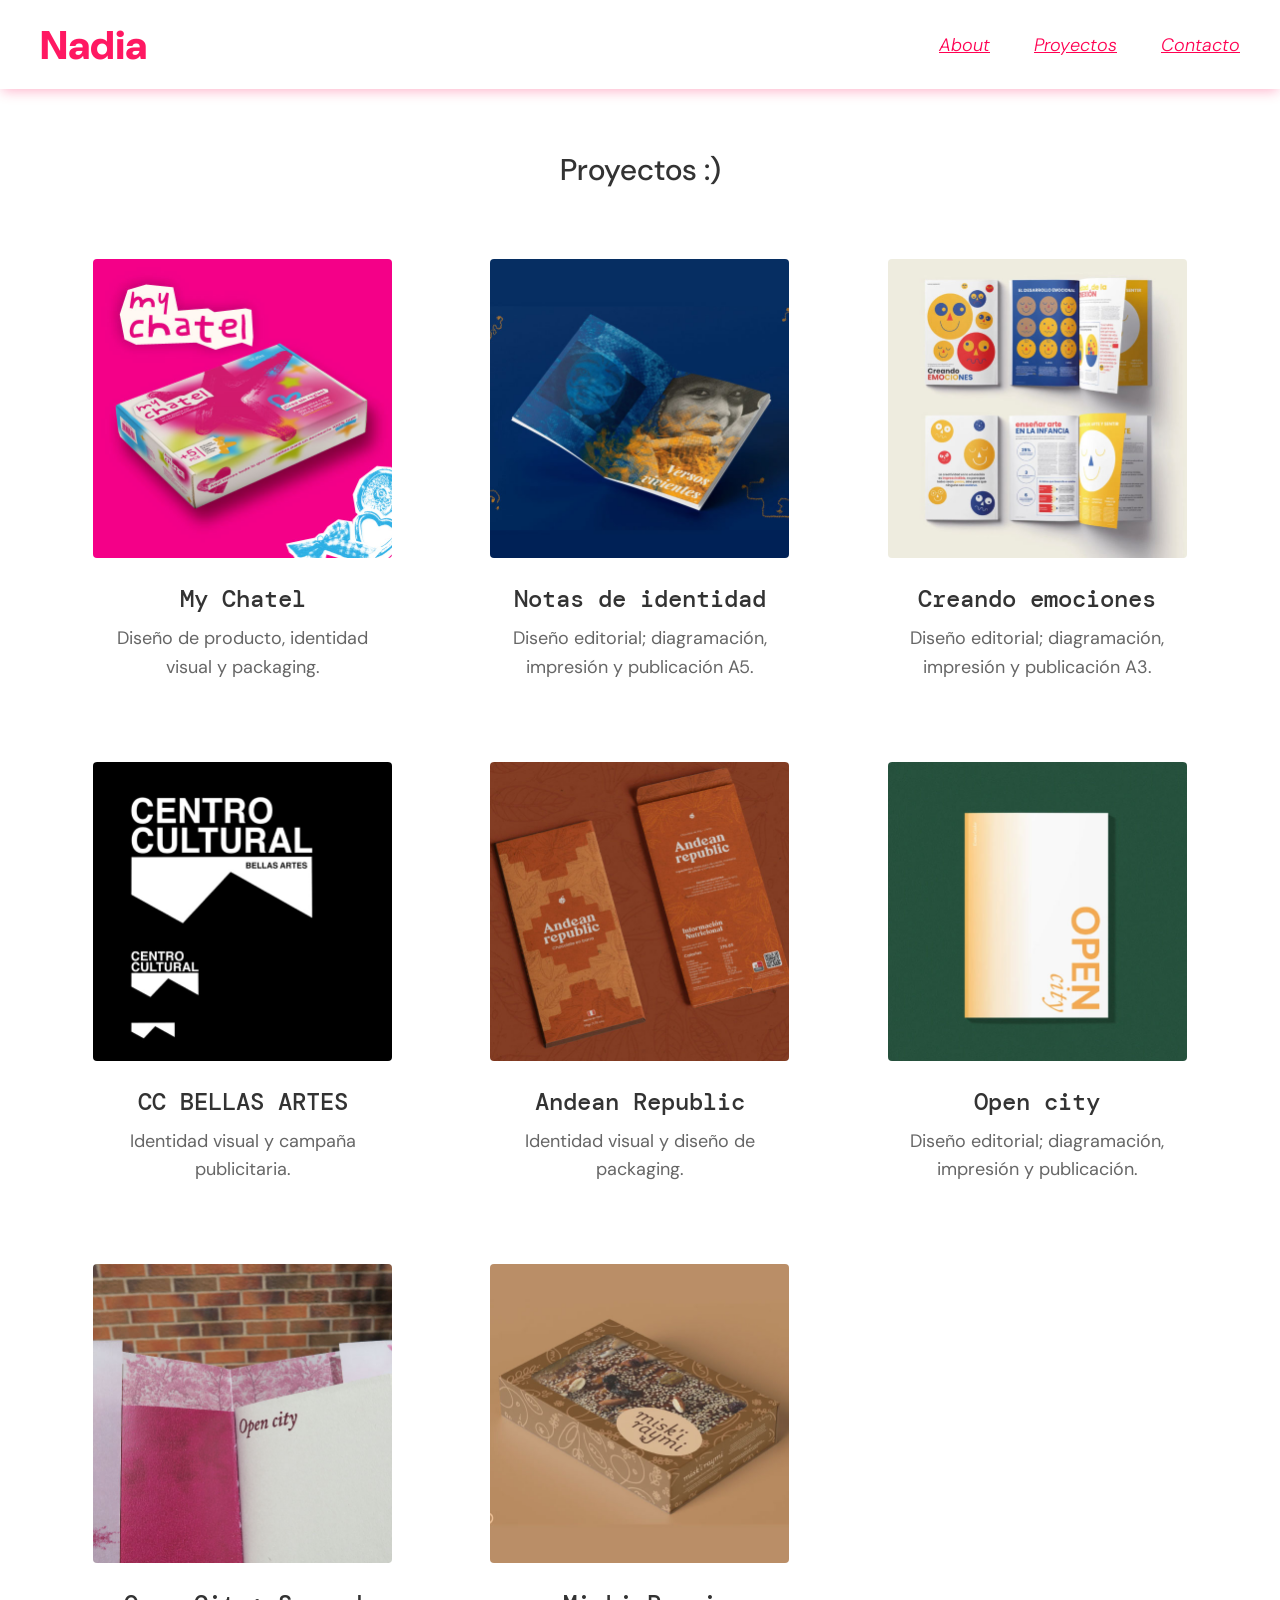
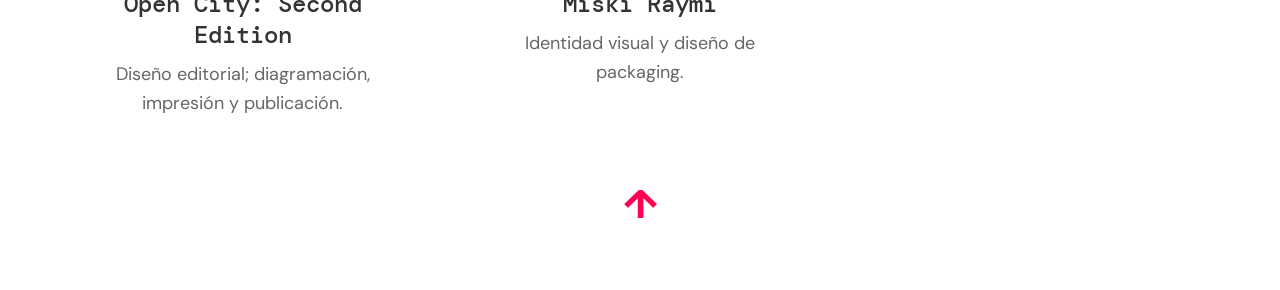
<file: ilustracion.html>
<!DOCTYPE html>
<html lang="es">
<head>
  <meta charset="UTF-8" />
  <meta name="viewport" content="width=device-width, initial-scale=1.0" />
  <title>Portafolio de Nadia</title>
  <link href="https://fonts.googleapis.com/css2?family=DM+Mono&family=DM+Sans:ital,wght@0,400;0,700;1,400&display=swap" rel="stylesheet">
 <link rel="stylesheet" href="styles.css">
</head>
<body>

<header>
  <a href="index.html" class="logo">Nadia</a>
  <nav>
    <a href="about.html">About</a>
    <a href="index.html">Proyectos</a>
    <a href="contacto.html">Contacto</a>
  </nav>
</header>


  <main>
    <h1>Proyectos :)</h1>

    <div class="grid">

      <a href="mychatel.html" class="card">
        <img src="https://solasidore.github.io/Portafolio/mychatel.jpg" alt="My Chatel" />
        <h2>My Chatel</h2>
        <p>Diseño de producto, identidad visual y packaging.</p>
      </a>

      <a href="notas-de-identidad.html" class="card">
        <img src="https://solasidore.github.io/Portafolio/notas-de-identidad.jpg" alt="Notas de identidad" />
        <h2>Notas de identidad</h2>
        <p>Diseño editorial; diagramación, impresión y publicación A5.</p>
      </a>

      <a href="creandoemociones.html" class="card">
        <img src="https://solasidore.github.io/Portafolio/creando-emociones.jpg" alt="Creando emociones" />
        <h2>Creando emociones</h2>
        <p>Diseño editorial; diagramación, impresión y publicación A3.</p>
      </a>

      <a href="ccbellasartes.html" class="card">
        <img src="https://solasidore.github.io/Portafolio/CC-BELLAS-ARTES.jpg" alt="CC BELLAS ARTES" />
        <h2>CC BELLAS ARTES</h2>
        <p>Identidad visual y campaña publicitaria.</p>
      </a>

      <a href="andean chocolate.html" class="card">
        <img src="https://solasidore.github.io/Portafolio/andean.jpg" alt="Andean Republic" />
        <h2>Andean Republic</h2>
        <p>Identidad visual y diseño de packaging.</p>
      </a>

      <a href="opencity.html" class="card">
        <img src="https://solasidore.github.io/Portafolio/open-city.jpg" alt="Open city" />
        <h2>Open city</h2>
        <p>Diseño editorial; diagramación, impresión y publicación.</p>
      </a>

      <a href="opencity-dos.html" class="card">
        <img src="https://solasidore.github.io/Portafolio/opendos.jpg" alt="Open City: Second Edition" />
        <h2>Open City: Second Edition</h2>
        <p>Diseño editorial; diagramación, impresión y publicación.</p>
      </a>

      <a href="miski-raymi.html" class="card">
        <img src="https://solasidore.github.io/Portafolio/miski-raymi.jpg" alt="Miski Raymi" />
        <h2>Miski Raymi</h2>
        <p>Identidad visual y diseño de packaging.</p>
      </a>

    </div>

    <div class="back-top" onclick="window.scrollTo({ top: 0, behavior: 'smooth' })">↑</div>
  </main>

</body>
</html>
</file>
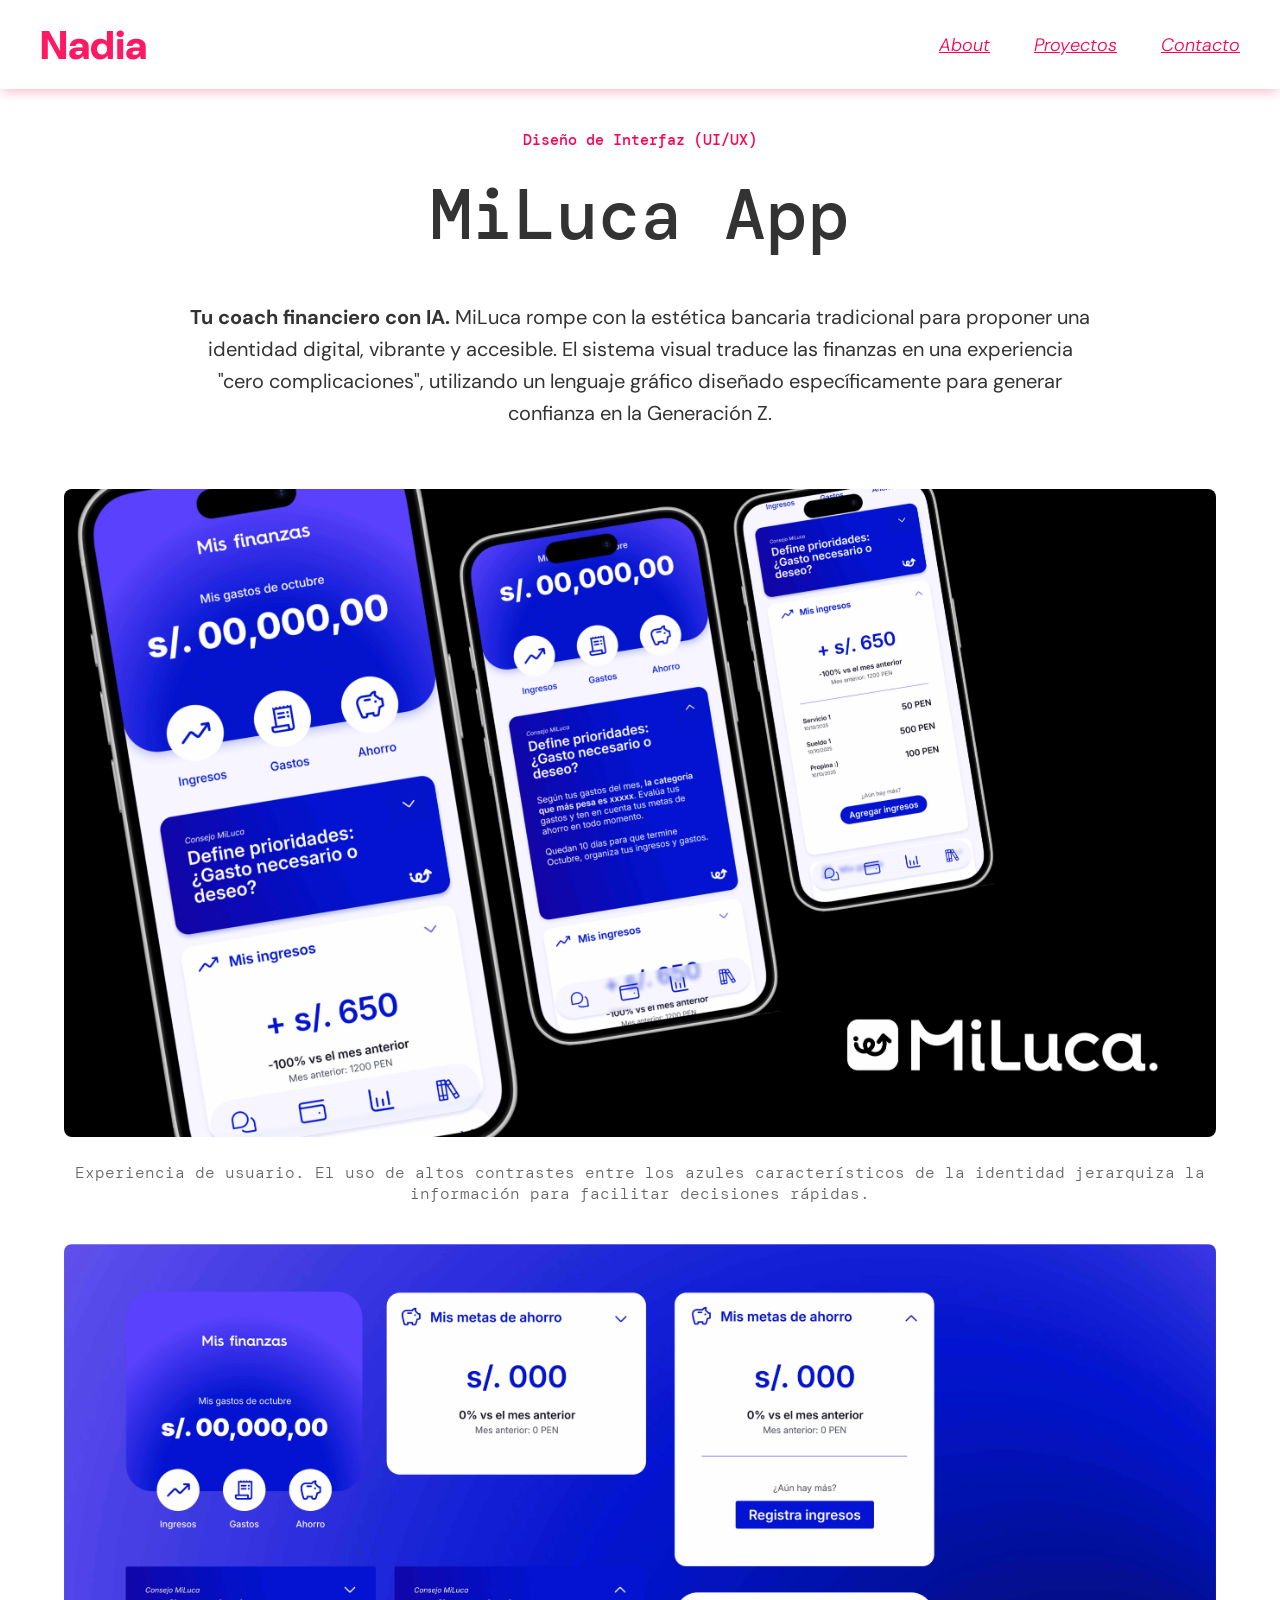
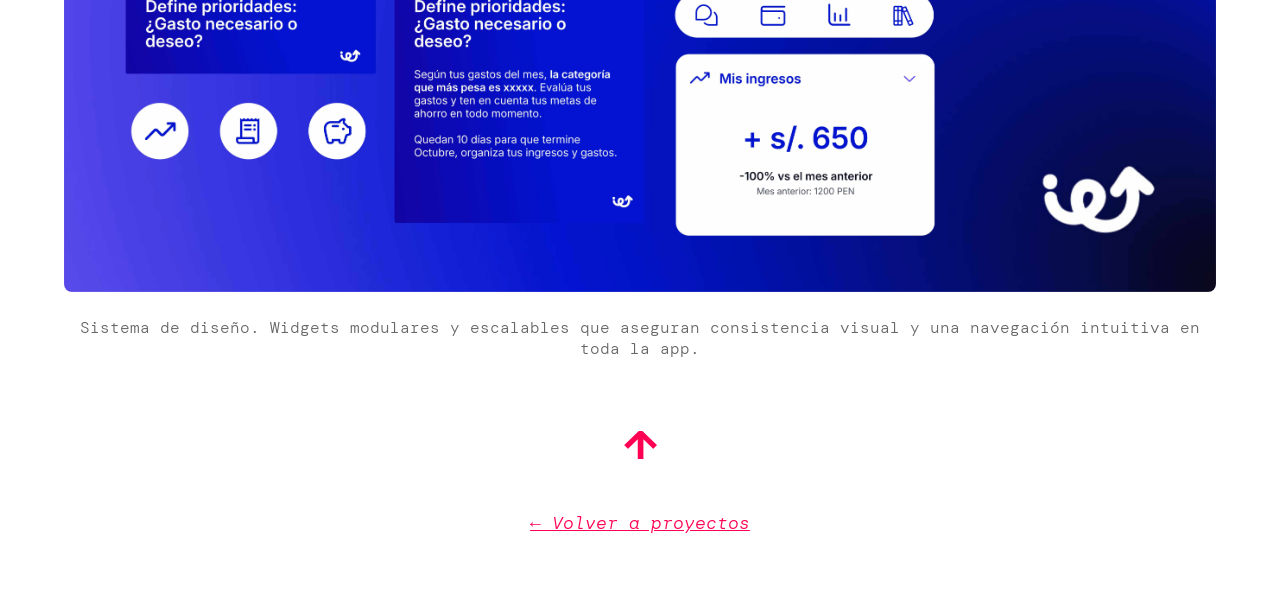
<file: miluca-ui.html>
<!DOCTYPE html>
<html lang="es">
<head>
  <meta charset="UTF-8" />
  <meta name="viewport" content="width=device-width, initial-scale=1.0" />
  <title>MiLuca — Portafolio de Nadia</title>
  <link href="https://fonts.googleapis.com/css2?family=DM+Mono&family=DM+Sans:ital,wght@0,400;0,700;1,400&display=swap" rel="stylesheet">
<link rel="stylesheet" href="styles.css">
</head>
<body>

  <header>
    <a href="index.html" class="logo">Nadia</a>
    <nav>
      <a href="about.html">About</a>
      <a href="index.html">Proyectos</a>
      <a href="contacto.html">Contacto</a>
    </nav>
  </header>

  <main>
    <div class="sub">Diseño de Interfaz (UI/UX)</div>
    <h2>MiLuca App</h2>

    <p>
      <strong>Tu coach financiero con IA.</strong> MiLuca rompe con la estética bancaria tradicional para proponer una identidad digital, vibrante y accesible. El sistema visual traduce las finanzas en una experiencia "cero complicaciones", utilizando un lenguaje gráfico diseñado específicamente para generar confianza en la Generación Z.
    </p>

    <img src="miluca-app-screens.jpg" alt="Pantallas principales de la aplicación MiLuca" />
    <div class="caption">
      Experiencia de usuario. El uso de altos contrastes entre los azules característicos de la identidad jerarquiza la información para facilitar decisiones rápidas.
    </div>

    <img src="miluca-ui-kit.jpg" alt="Componentes y Widgets UI de MiLuca" />
    <div class="caption">
      Sistema de diseño. Widgets modulares y escalables que aseguran consistencia visual y una navegación intuitiva en toda la app.
    </div>

    <div class="back-top" onclick="window.scrollTo({ top: 0, behavior: 'smooth' })">↑</div>

    <div class="volver">
      <a href="index.html">← Volver a proyectos</a>
    </div>
  </main>

</body>
</html>
</file>
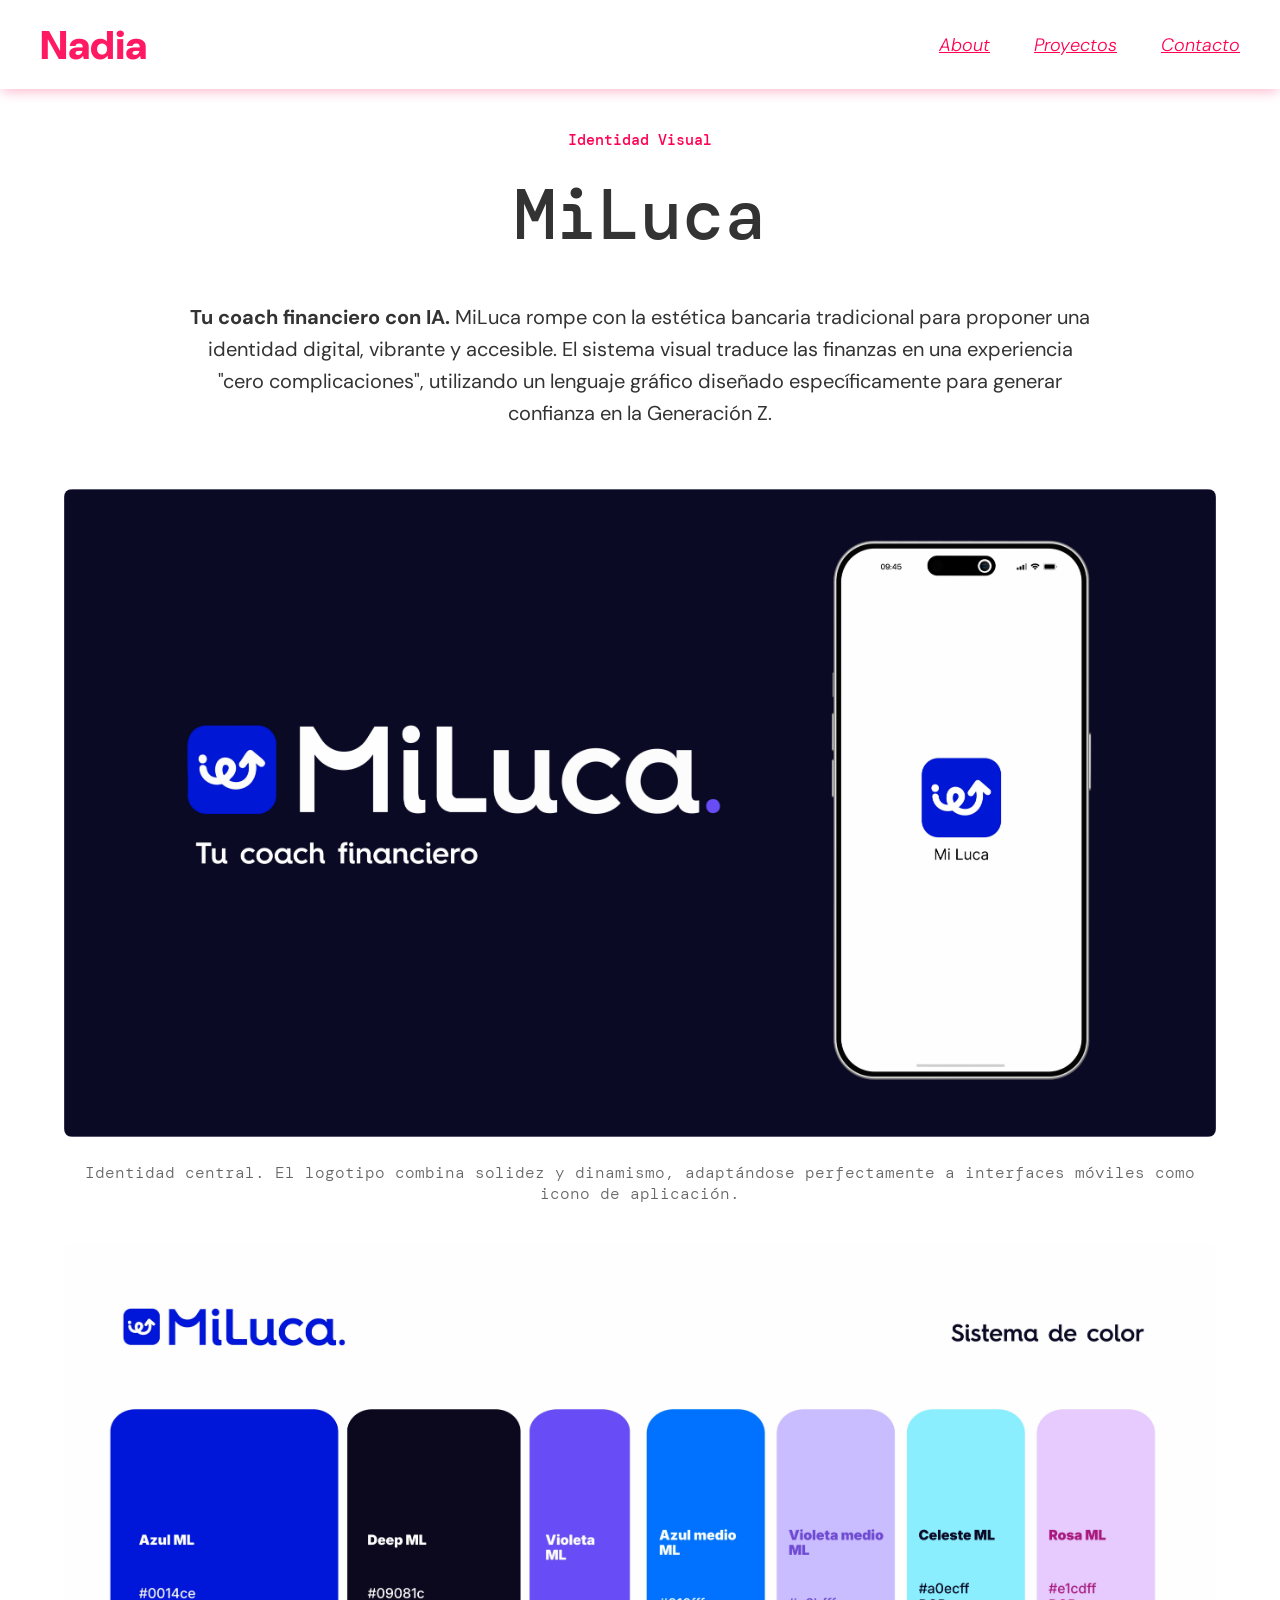
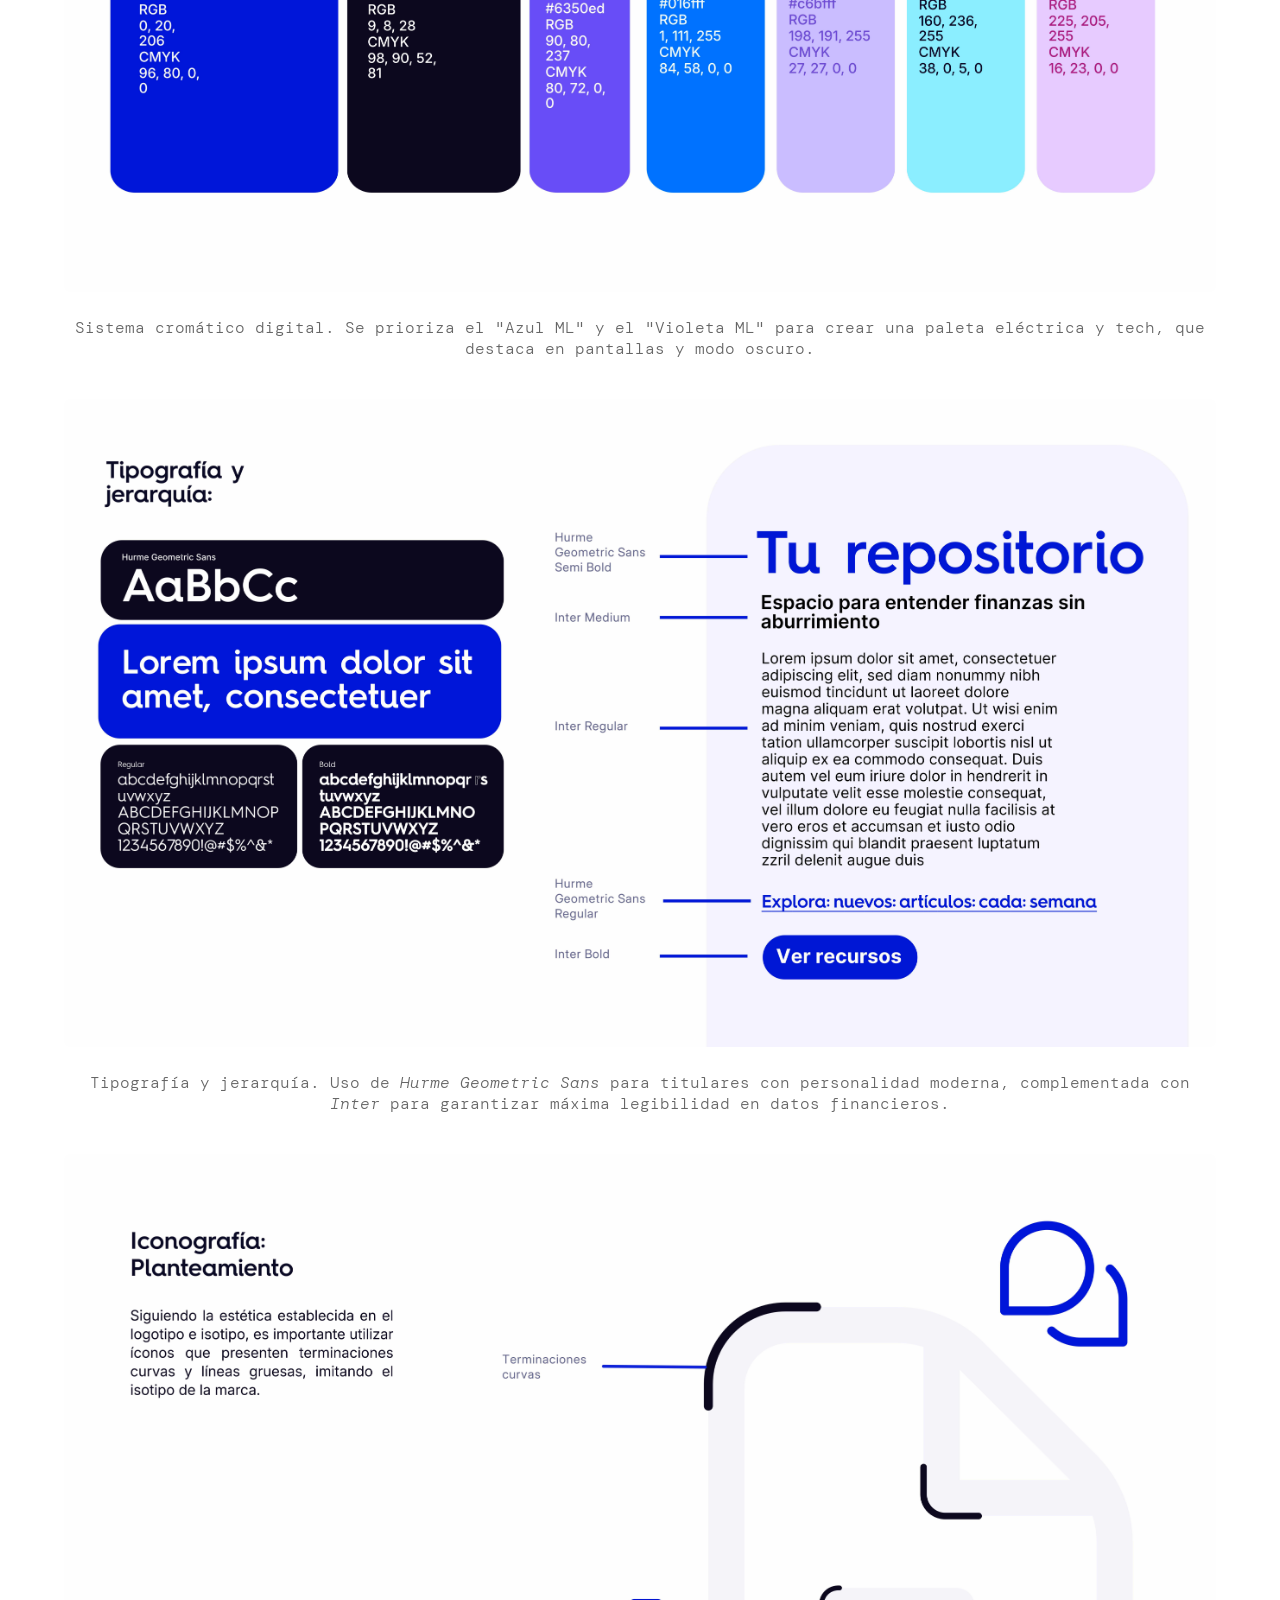
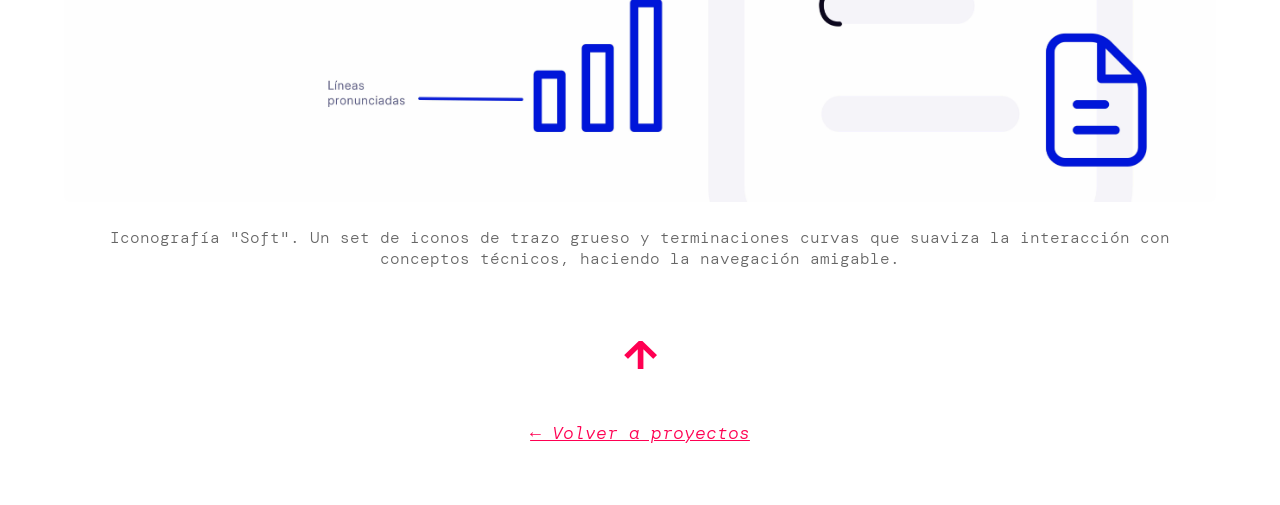
<file: miluca.html>
<!DOCTYPE html>
<html lang="es">
<head>
  <meta charset="UTF-8" />
  <meta name="viewport" content="width=device-width, initial-scale=1.0" />
  <title>MiLuca — Portafolio de Nadia</title>
  <link href="https://fonts.googleapis.com/css2?family=DM+Mono&family=DM+Sans:ital,wght@0,400;0,700;1,400&display=swap" rel="stylesheet">
  <link rel="stylesheet" href="styles.css">
</head>
<body>

  <header>
    <a href="index.html" class="logo">Nadia</a>
    <nav>
      <a href="about.html">About</a>
      <a href="index.html">Proyectos</a>
      <a href="contacto.html">Contacto</a>
    </nav>
  </header>

  <main>
    <div class="sub">Identidad Visual</div>
    <h2>MiLuca</h2>

    <p>
      <strong>Tu coach financiero con IA.</strong> MiLuca rompe con la estética bancaria tradicional para proponer una identidad digital, vibrante y accesible. El sistema visual traduce las finanzas en una experiencia "cero complicaciones", utilizando un lenguaje gráfico diseñado específicamente para generar confianza en la Generación Z.
    </p>

    <img src="miluca-1.jpg" alt="Branding MiLuca y aplicación móvil" />
    <div class="caption">Identidad central. El logotipo combina solidez y dinamismo, adaptándose perfectamente a interfaces móviles como icono de aplicación.</div>

    <img src="miluca-color.jpg" alt="Paleta de color MiLuca" />
    <div class="caption">Sistema cromático digital. Se prioriza el "Azul ML" y el "Violeta ML" para crear una paleta eléctrica y tech, que destaca en pantallas y modo oscuro.</div>

    <img src="miluca-typo.jpg" alt="Tipografía Hurme Geometric Sans e Inter" />
    <div class="caption">Tipografía y jerarquía. Uso de <em>Hurme Geometric Sans</em> para titulares con personalidad moderna, complementada con <em>Inter</em> para garantizar máxima legibilidad en datos financieros.</div>

    <img src="miluca-icons.jpg" alt="Construcción de iconos" />
    <div class="caption">Iconografía "Soft". Un set de iconos de trazo grueso y terminaciones curvas que suaviza la interacción con conceptos técnicos, haciendo la navegación amigable.</div>

    <div class="back-top" onclick="window.scrollTo({ top: 0, behavior: 'smooth' })">↑</div>

    <div class="volver">
      <a href="index.html">← Volver a proyectos</a>
    </div>
  </main>

</body>
</html>
</file>
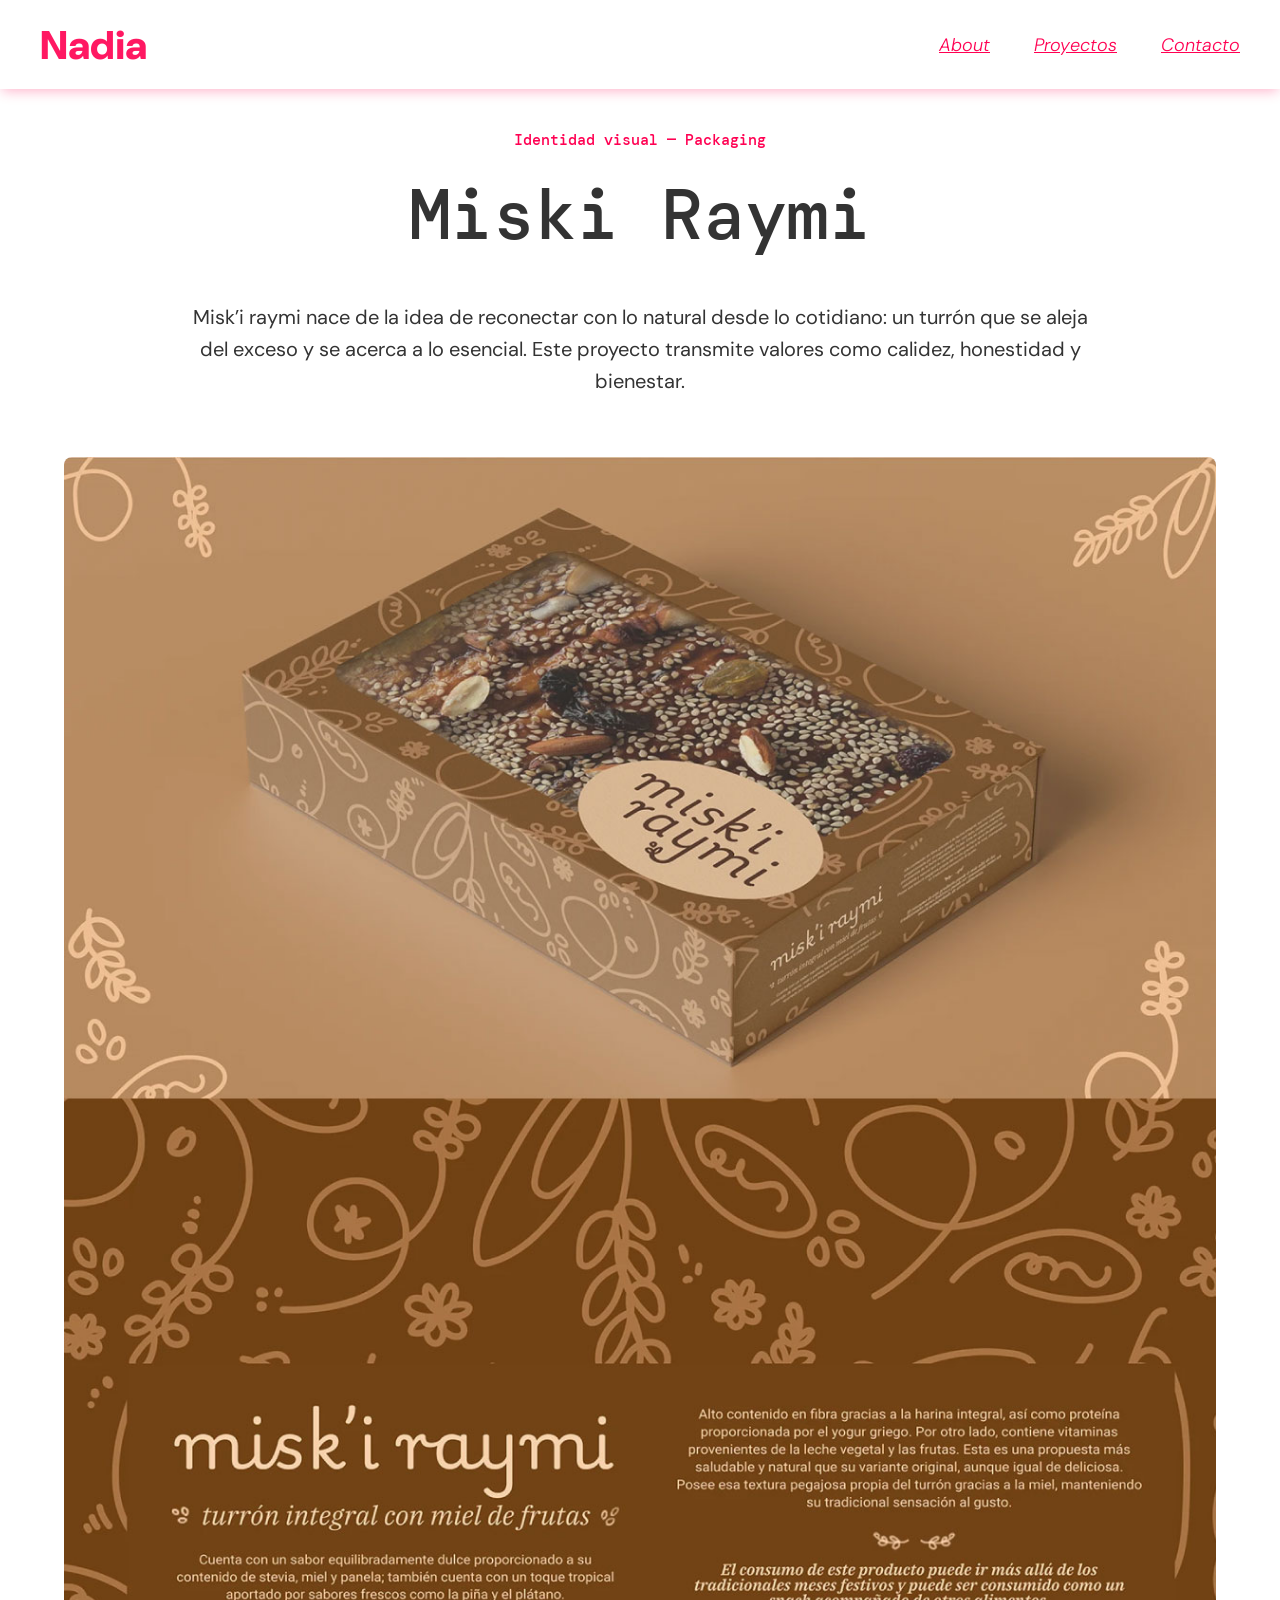
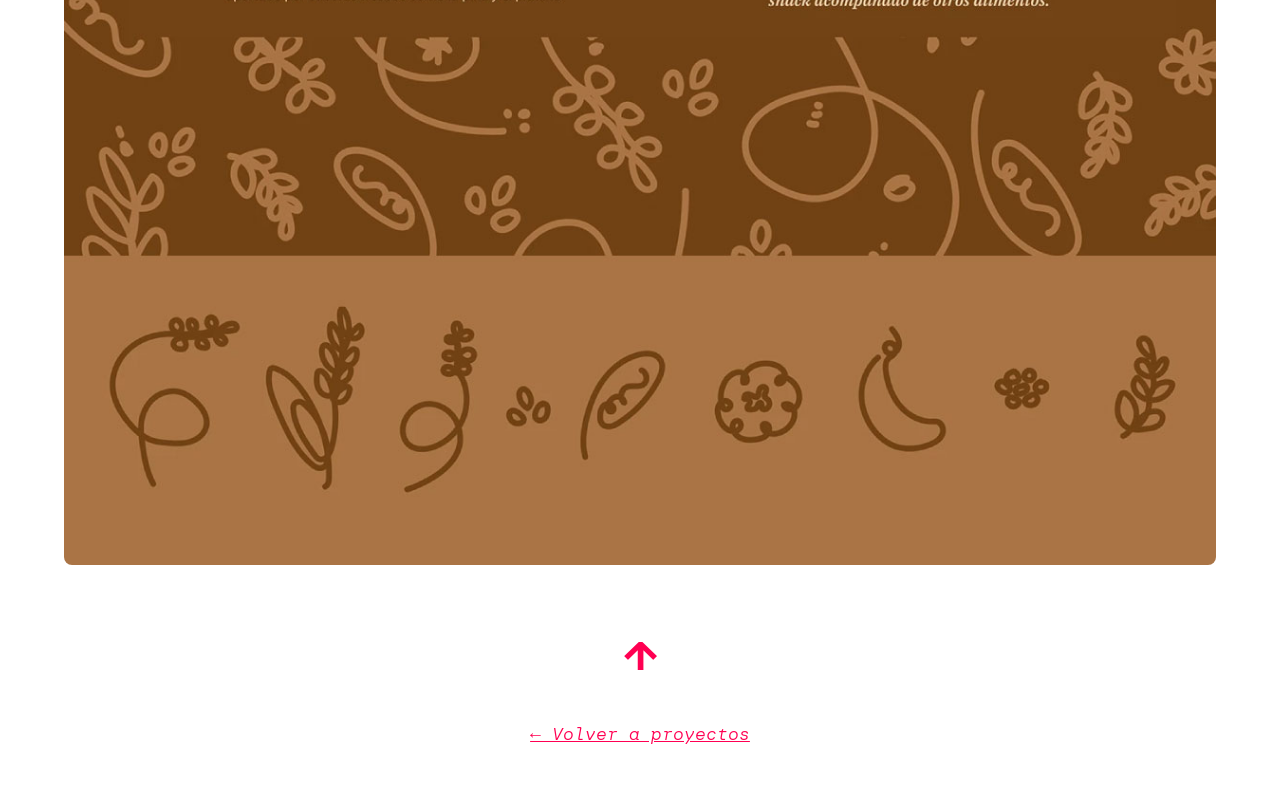
<file: miski-raymi.html>
<!DOCTYPE html>
<html lang="es">
<head>
  <meta charset="UTF-8" />
  <meta name="viewport" content="width=device-width, initial-scale=1.0" />
  <title>Miski Raymi — Portafolio de Nadia</title>
  <link href="https://fonts.googleapis.com/css2?family=DM+Mono&family=DM+Sans:ital,wght@0,400;0,700;1,400&display=swap" rel="stylesheet">
 <link rel="stylesheet" href="styles.css">
</head>
<body>

  <header>
    <a href="index.html" class="logo">Nadia</a>
    <nav>
      <a href="about.html">About</a>
      <a href="index.html">Proyectos</a>
      <a href="contacto.html">Contacto</a>
    </nav>
  </header>

  <main>
    <div class="sub">Identidad visual — Packaging</div>
    <h2>Miski Raymi</h2>

    <p>
      Misk’i raymi nace de la idea de reconectar con lo natural desde lo cotidiano: un turrón que se aleja del exceso y se acerca a lo esencial. Este proyecto transmite valores como calidez, honestidad y bienestar. 
    </p>

    <img src="miskipag.jpg" alt="Miski Raymi packaging" style="width:100%; height:auto;" />


    <div class="back-top" onclick="window.scrollTo({ top: 0, behavior: 'smooth' })">↑</div>

    <div class="volver">
      <a href="index.html">← Volver a proyectos</a>
    </div>
  </main>

</body>
</html>
</file>
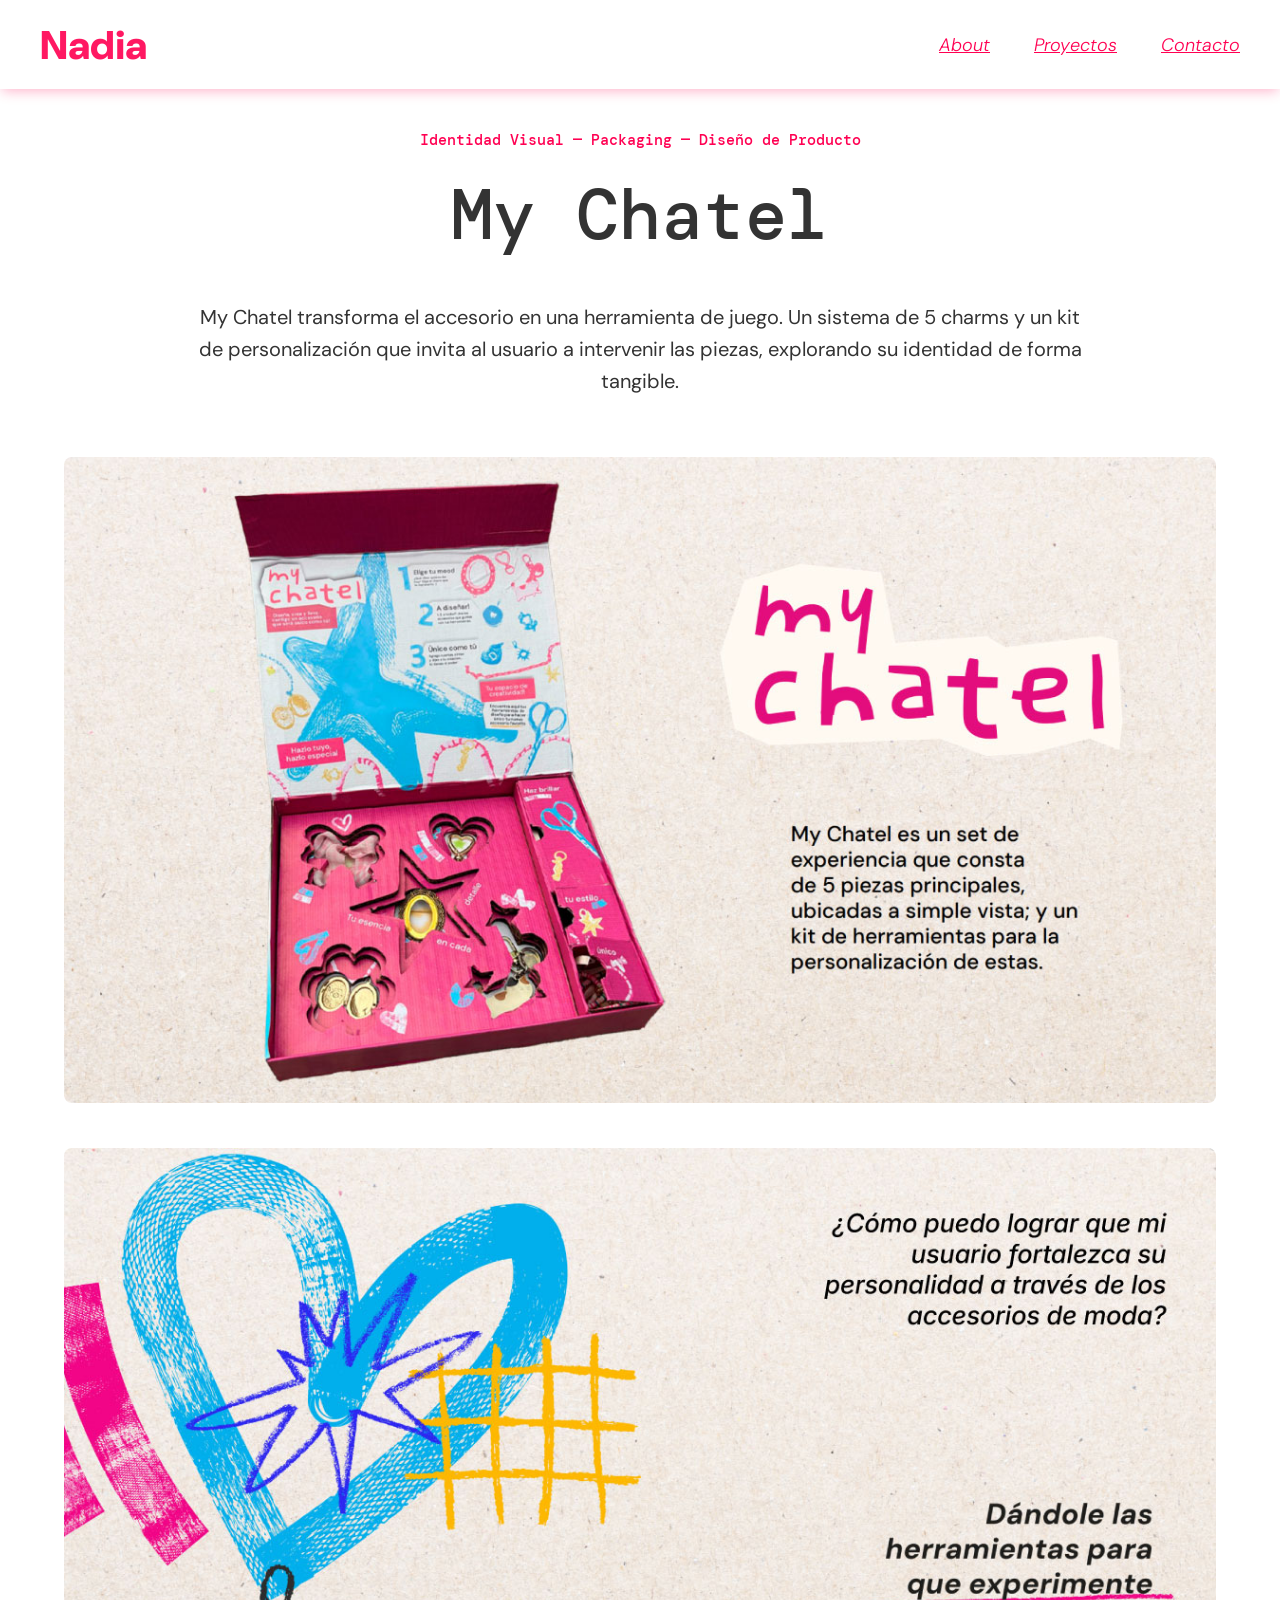
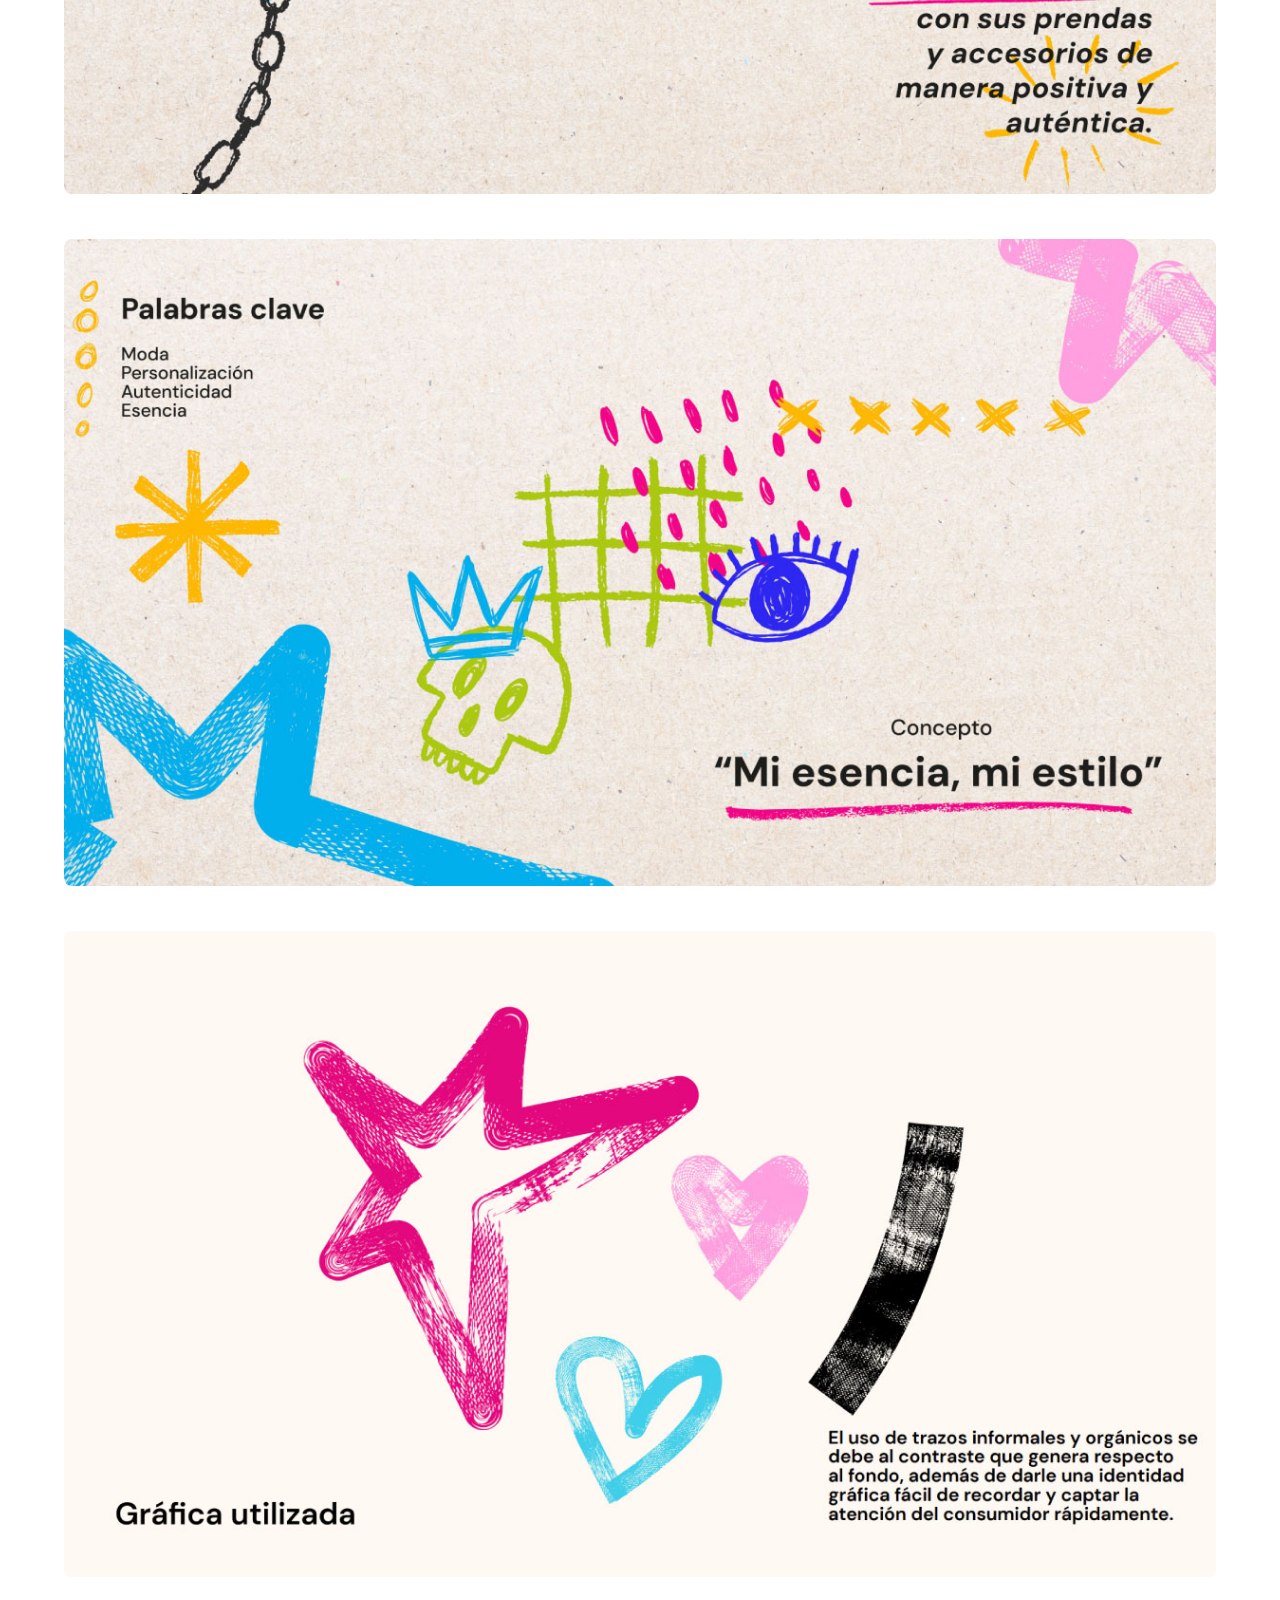
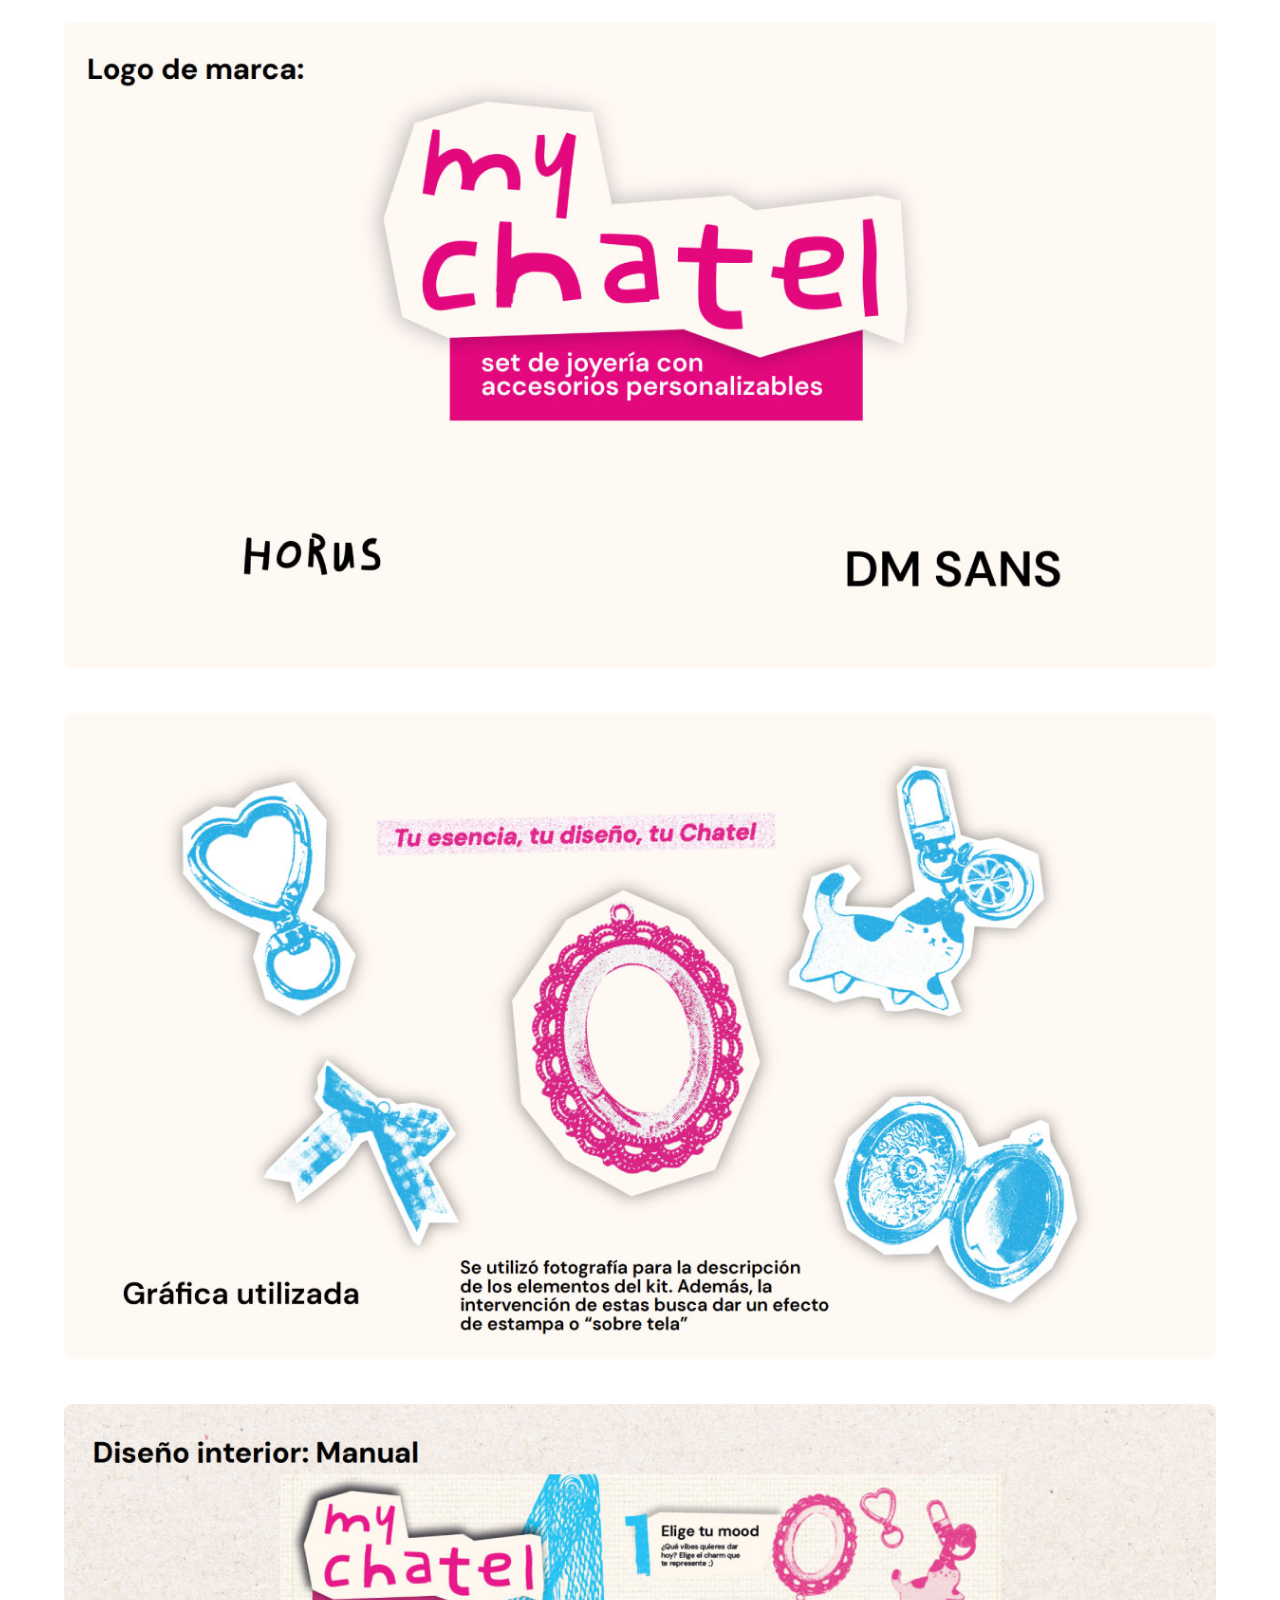
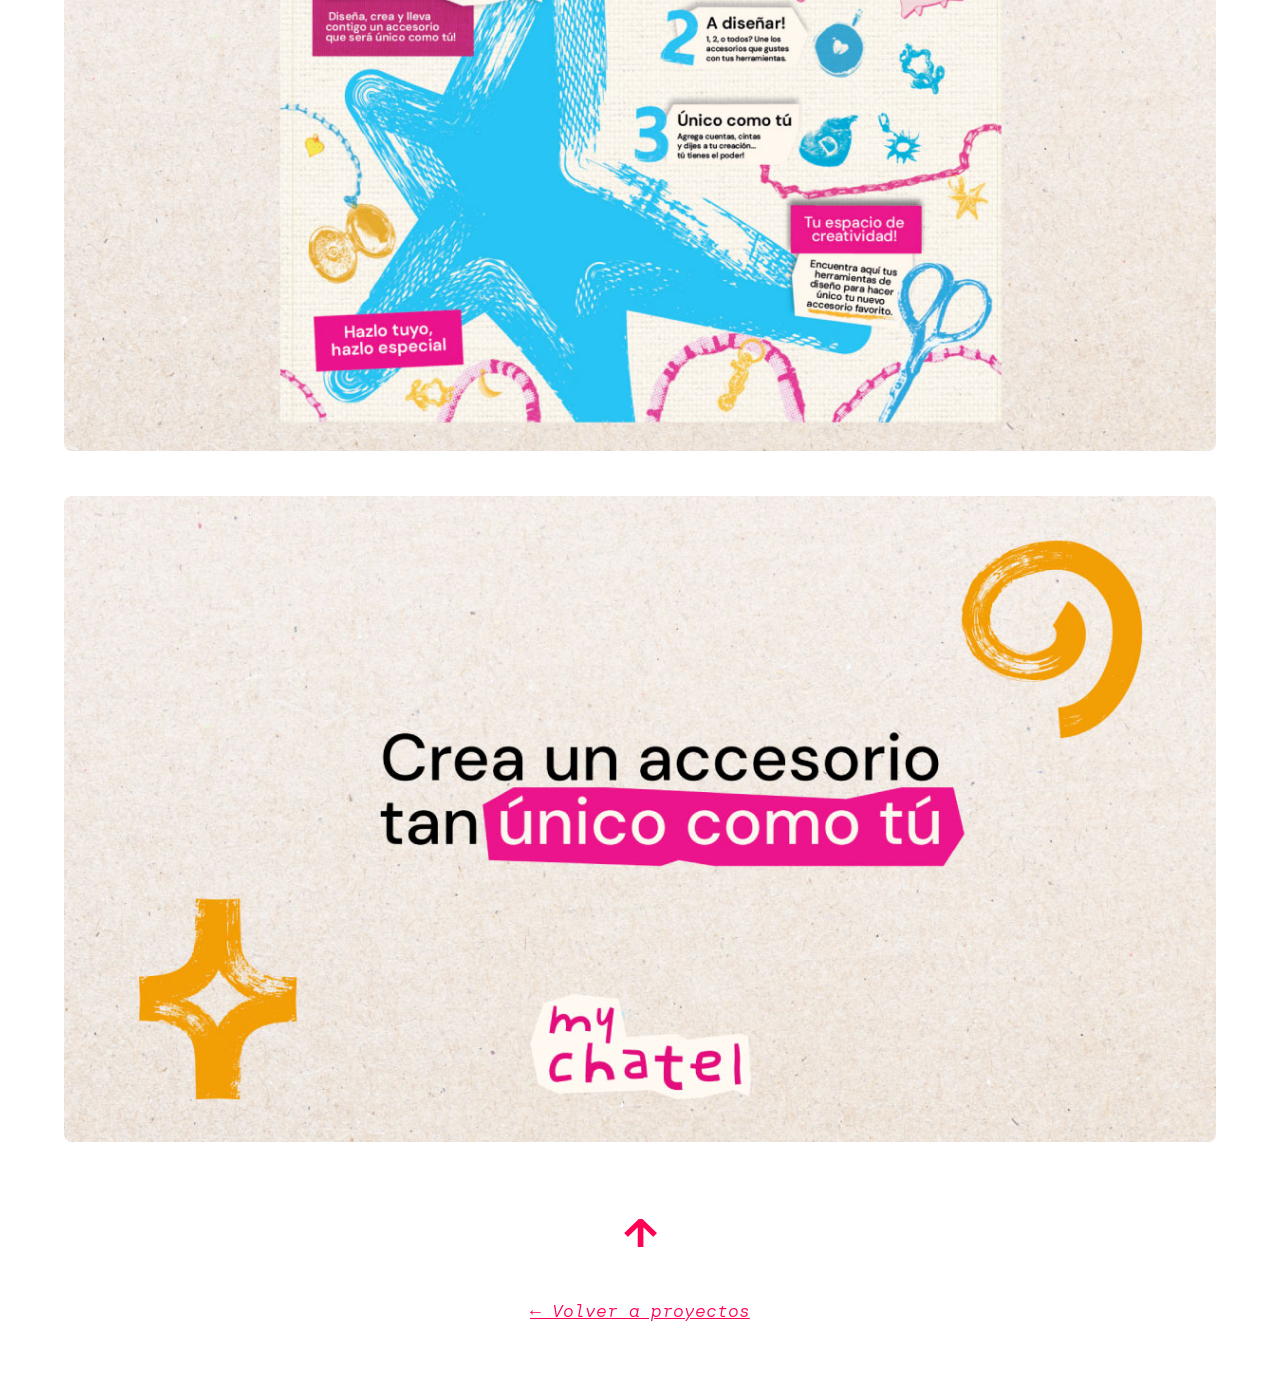
<file: mychatel.html>
<!DOCTYPE html>
<html lang="es">
<head>
  <meta charset="UTF-8" />
  <meta name="viewport" content="width=device-width, initial-scale=1.0" />
  <title>My Chatel — Portafolio de Nadia</title>
  <link href="https://fonts.googleapis.com/css2?family=DM+Mono&family=DM+Sans:ital,wght@0,400;0,700;1,400&display=swap" rel="stylesheet">
<link rel="stylesheet" href="styles.css">
</head>
<body>

  <header>
    <a href="index.html" class="logo">Nadia</a>
    <nav>
      <a href="about.html">About</a>
      <a href="index.html">Proyectos</a>
      <a href="contacto.html">Contacto</a>
    </nav>
  </header>

  <main>
    <div class="sub">Identidad Visual — Packaging — Diseño de Producto</div>
    <h2>My Chatel</h2>

    <p>
    My Chatel transforma el accesorio en una herramienta de juego. Un sistema de 5 charms y un kit de personalización que invita al usuario a intervenir las piezas, explorando su identidad de forma tangible.    </p>

    <img src="mychatel-1.jpg" alt="My Chatel imagen 1" />
    <img src="mychatel-2.jpg" alt="My Chatel imagen 2" />
    <img src="mychatel-3.jpg" alt="My Chatel imagen 3" />
    <img src="mychatel-4.jpg" alt="My Chatel imagen 4" />
    <img src="mychatel-5.jpg" alt="My Chatel imagen 5" />
    <img src="mychatel-6.jpg" alt="My Chatel imagen 6" />
    <img src="mychatel-7.jpg" alt="My Chatel imagen 7" />
    <img src="mychatel-8.jpg" alt="My Chatel imagen 8" />

    <div class="back-top" onclick="window.scrollTo({ top: 0, behavior: 'smooth' })">↑</div>
    <div class="volver">
      <a href="index.html">← Volver a proyectos</a>
    </div>
  </main>

</body>
</html>
</file>
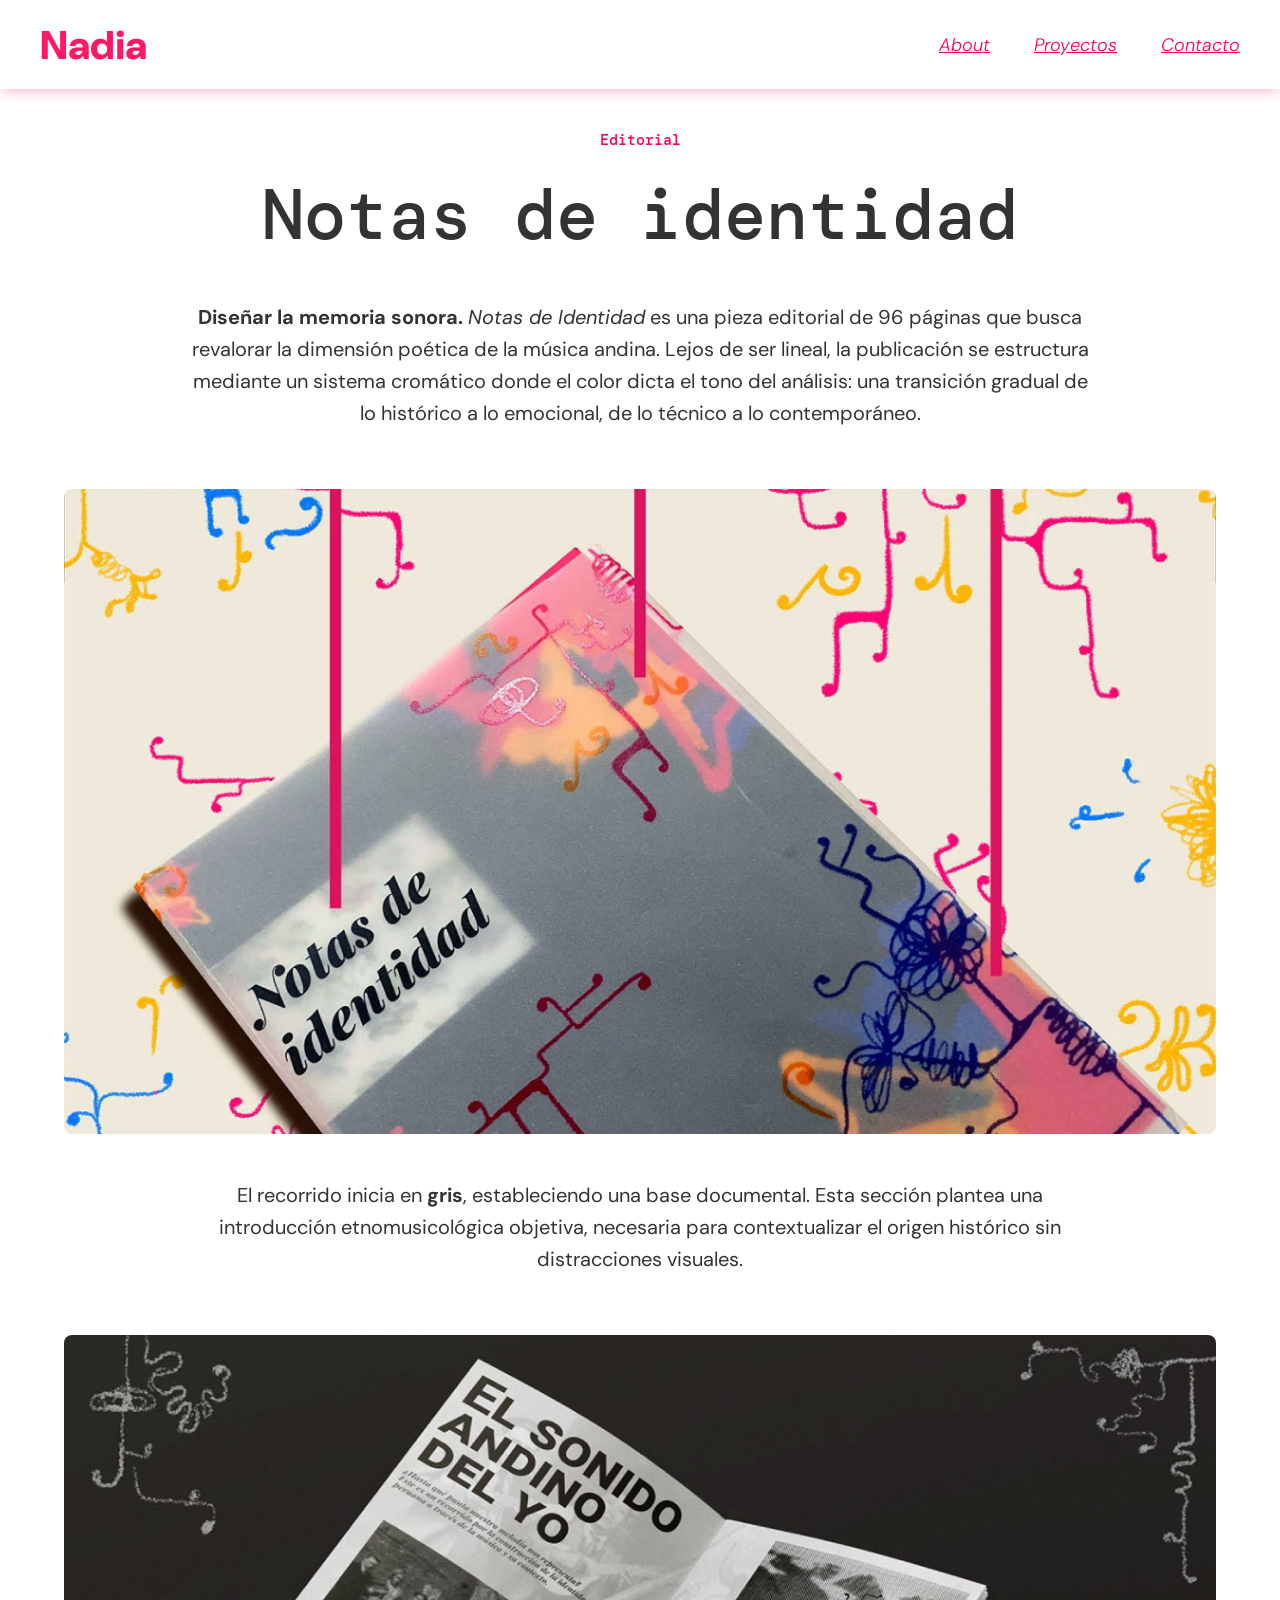
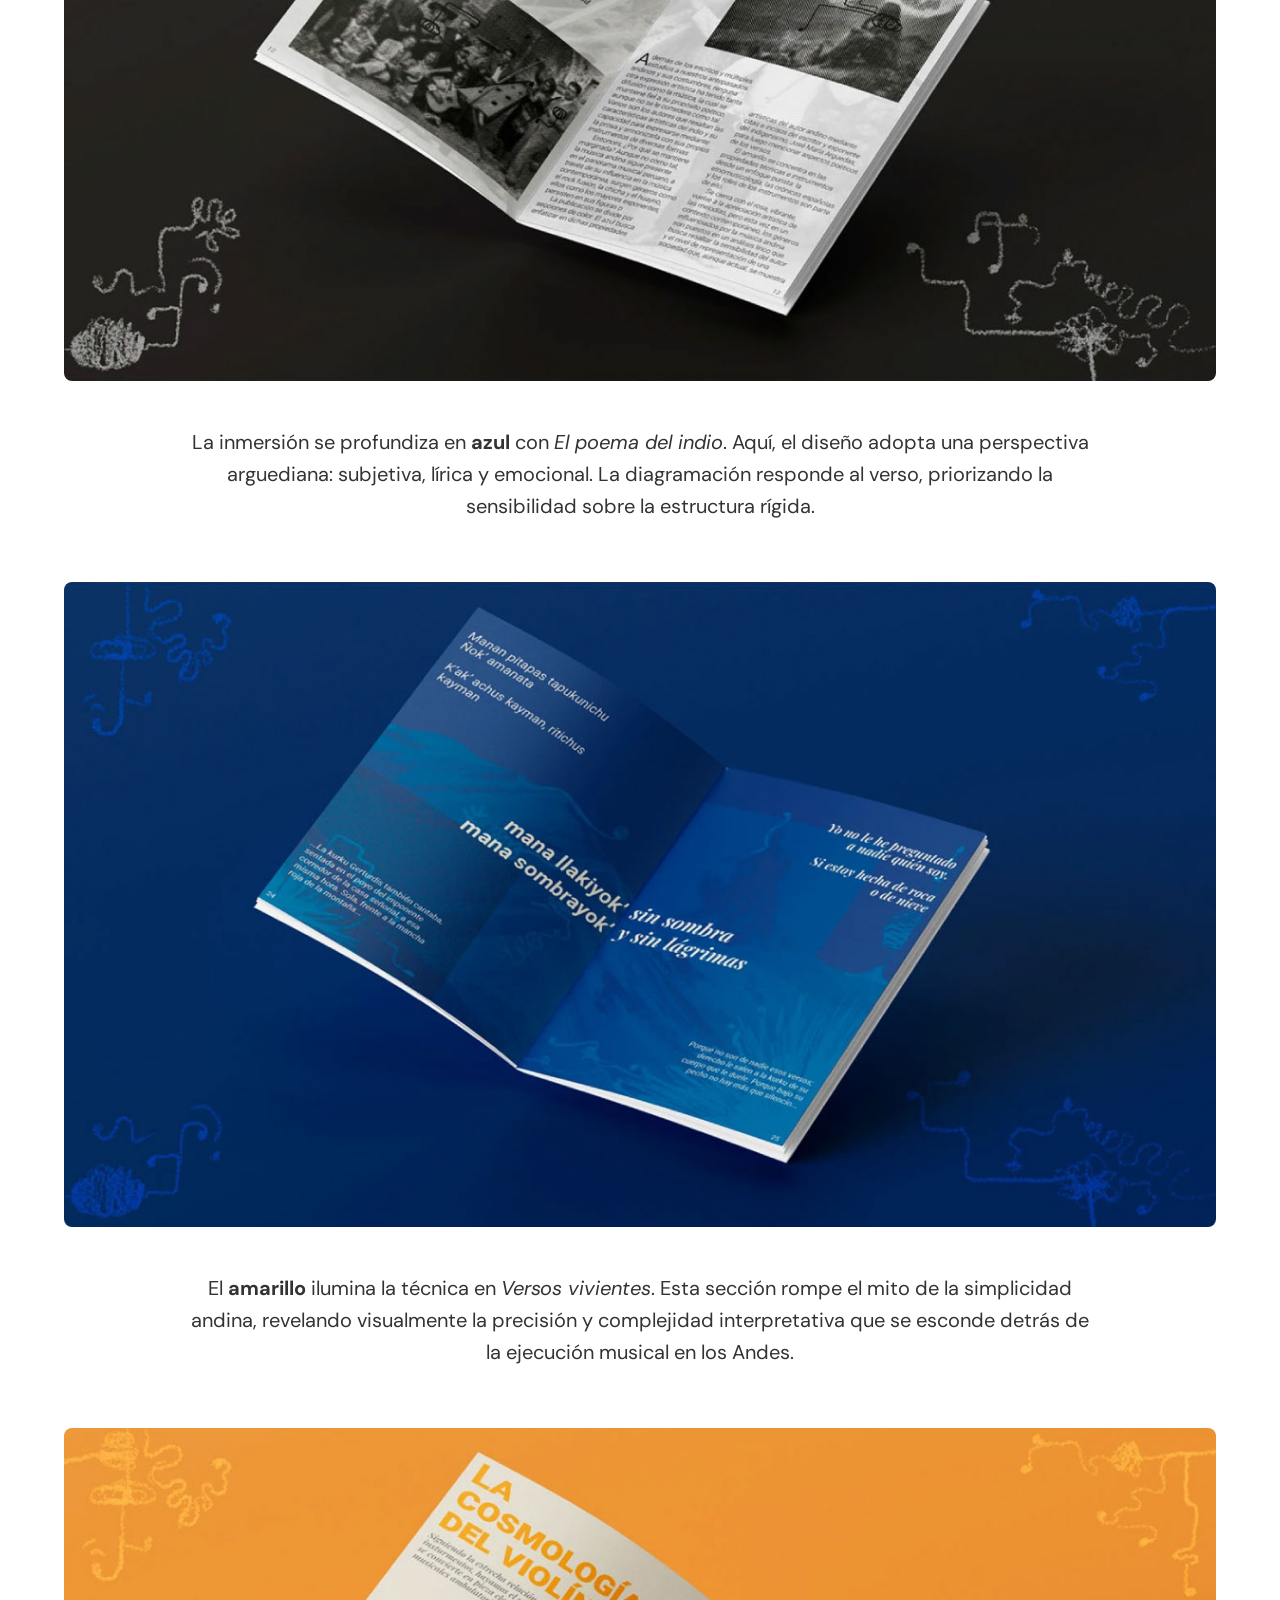
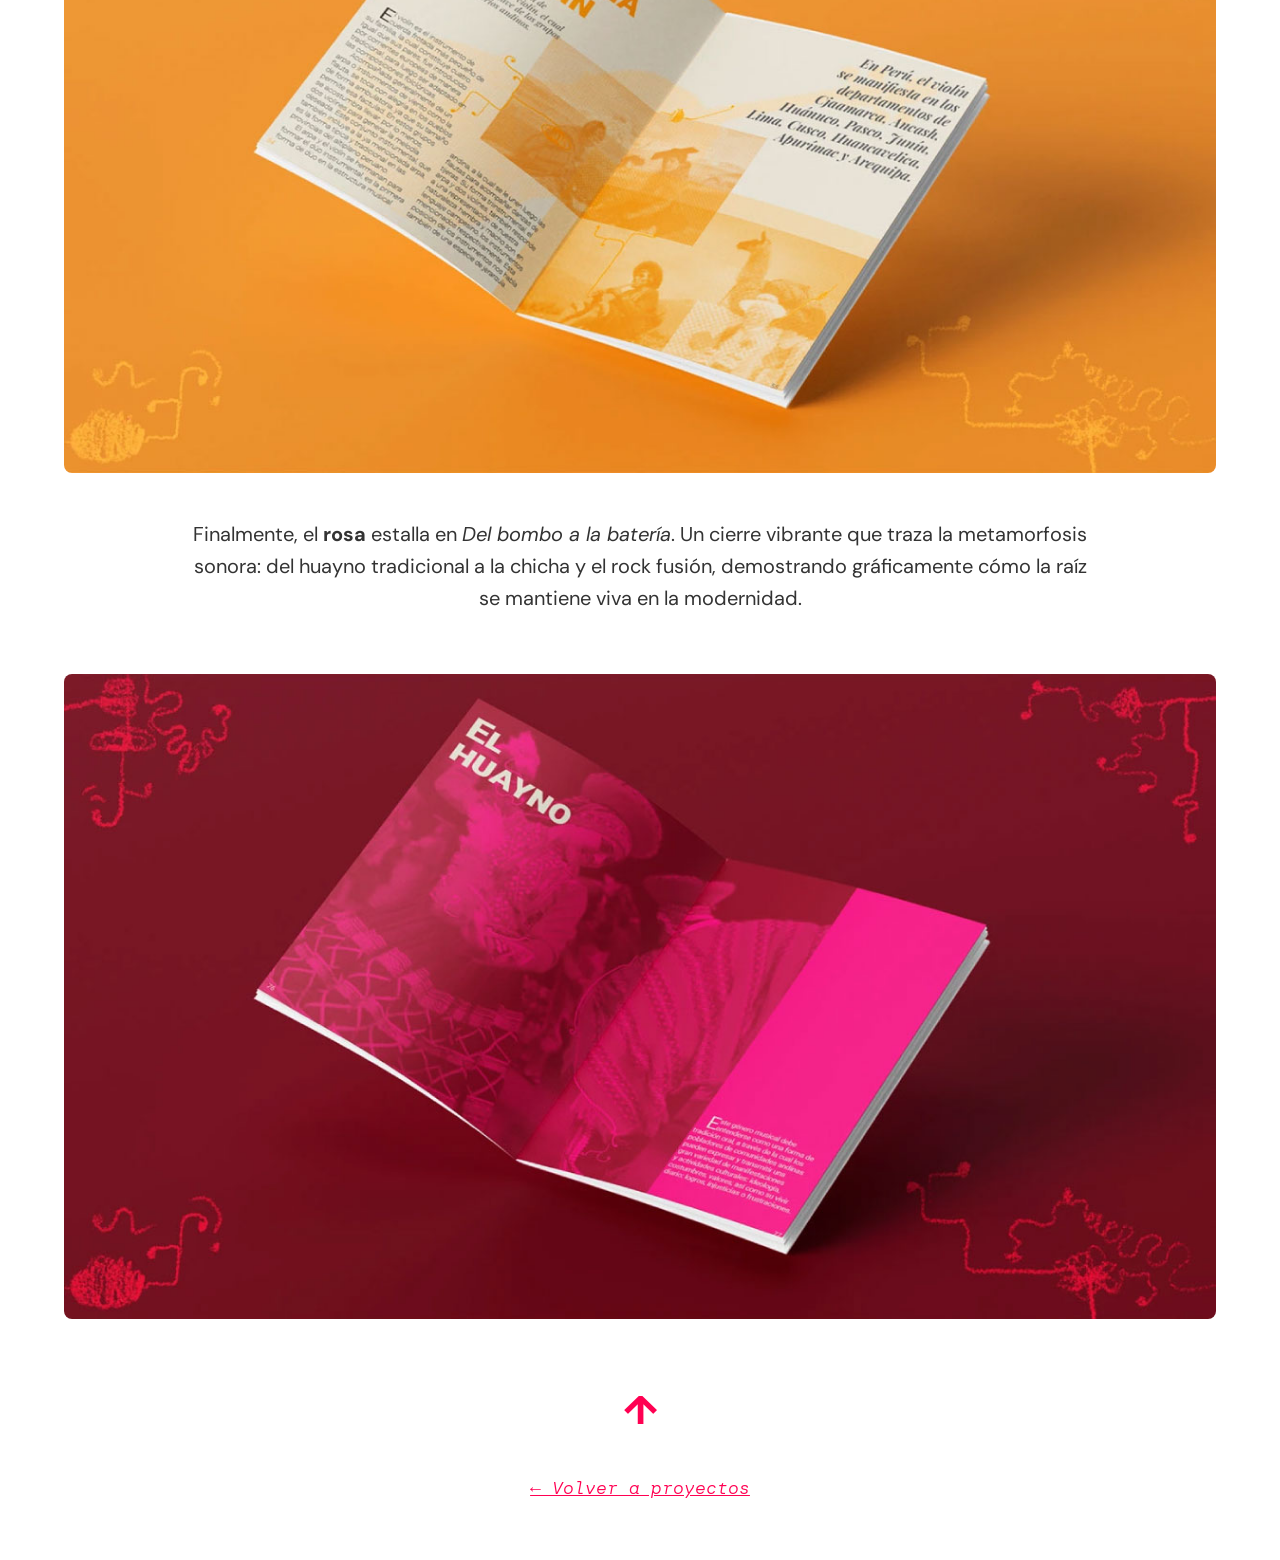
<file: notas-de-identidad.html>
<!DOCTYPE html>
<html lang="es">
<head>
  <meta charset="UTF-8" />
  <meta name="viewport" content="width=device-width, initial-scale=1.0" />
  <title>Notas de identidad — Portafolio de Nadia</title>
  <link href="https://fonts.googleapis.com/css2?family=DM+Mono&family=DM+Sans:ital,wght@0,400;0,700;1,400&display=swap" rel="stylesheet">
 <link rel="stylesheet" href="styles.css">
</head>
<body>

  <header>
    <a href="index.html" class="logo">Nadia</a>
    <nav>
      <a href="about.html">About</a>
      <a href="index.html">Proyectos</a>
      <a href="contacto.html">Contacto</a>
    </nav>
  </header>

  <main>
    <div class="sub">Editorial</div>
    <h2>Notas de identidad</h2>

    <p>
      <strong>Diseñar la memoria sonora.</strong> <em>Notas de Identidad</em> es una pieza editorial de 96 páginas que busca revalorar la dimensión poética de la música andina. Lejos de ser lineal, la publicación se estructura mediante un sistema cromático donde el color dicta el tono del análisis: una transición gradual de lo histórico a lo emocional, de lo técnico a lo contemporáneo.
    </p>

    <img src="notas-pag1.jpg" alt="Portada de Notas de Identidad" />

    <p>
      El recorrido inicia en <strong>gris</strong>, estableciendo una base documental. Esta sección plantea una introducción etnomusicológica objetiva, necesaria para contextualizar el origen histórico sin distracciones visuales.
    </p>

    <img src="notas-pag2.jpg" alt="Sección gris — introducción" />

    <p>
      La inmersión se profundiza en <strong>azul</strong> con <em>El poema del indio</em>. Aquí, el diseño adopta una perspectiva arguediana: subjetiva, lírica y emocional. La diagramación responde al verso, priorizando la sensibilidad sobre la estructura rígida.
    </p>

    <img src="notas-pag3.jpg" alt="Sección azul — El poema del indio" />

    <p>
      El <strong>amarillo</strong> ilumina la técnica en <em>Versos vivientes</em>. Esta sección rompe el mito de la simplicidad andina, revelando visualmente la precisión y complejidad interpretativa que se esconde detrás de la ejecución musical en los Andes.
    </p>

    <img src="notas-pag4.jpg" alt="Sección amarilla — Versos vivientes" />

    <p>
      Finalmente, el <strong>rosa</strong> estalla en <em>Del bombo a la batería</em>. Un cierre vibrante que traza la metamorfosis sonora: del huayno tradicional a la chicha y el rock fusión, demostrando gráficamente cómo la raíz se mantiene viva en la modernidad.
    </p>

    <img src="notas-pag5.jpg" alt="Sección rosada — Del bombo a la batería" />

    <div class="back-top" onclick="window.scrollTo({ top: 0, behavior: 'smooth' })">↑</div>

    <div class="volver">
      <a href="index.html">← Volver a proyectos</a>
    </div>
  </main>

</body>
</html>
</file>
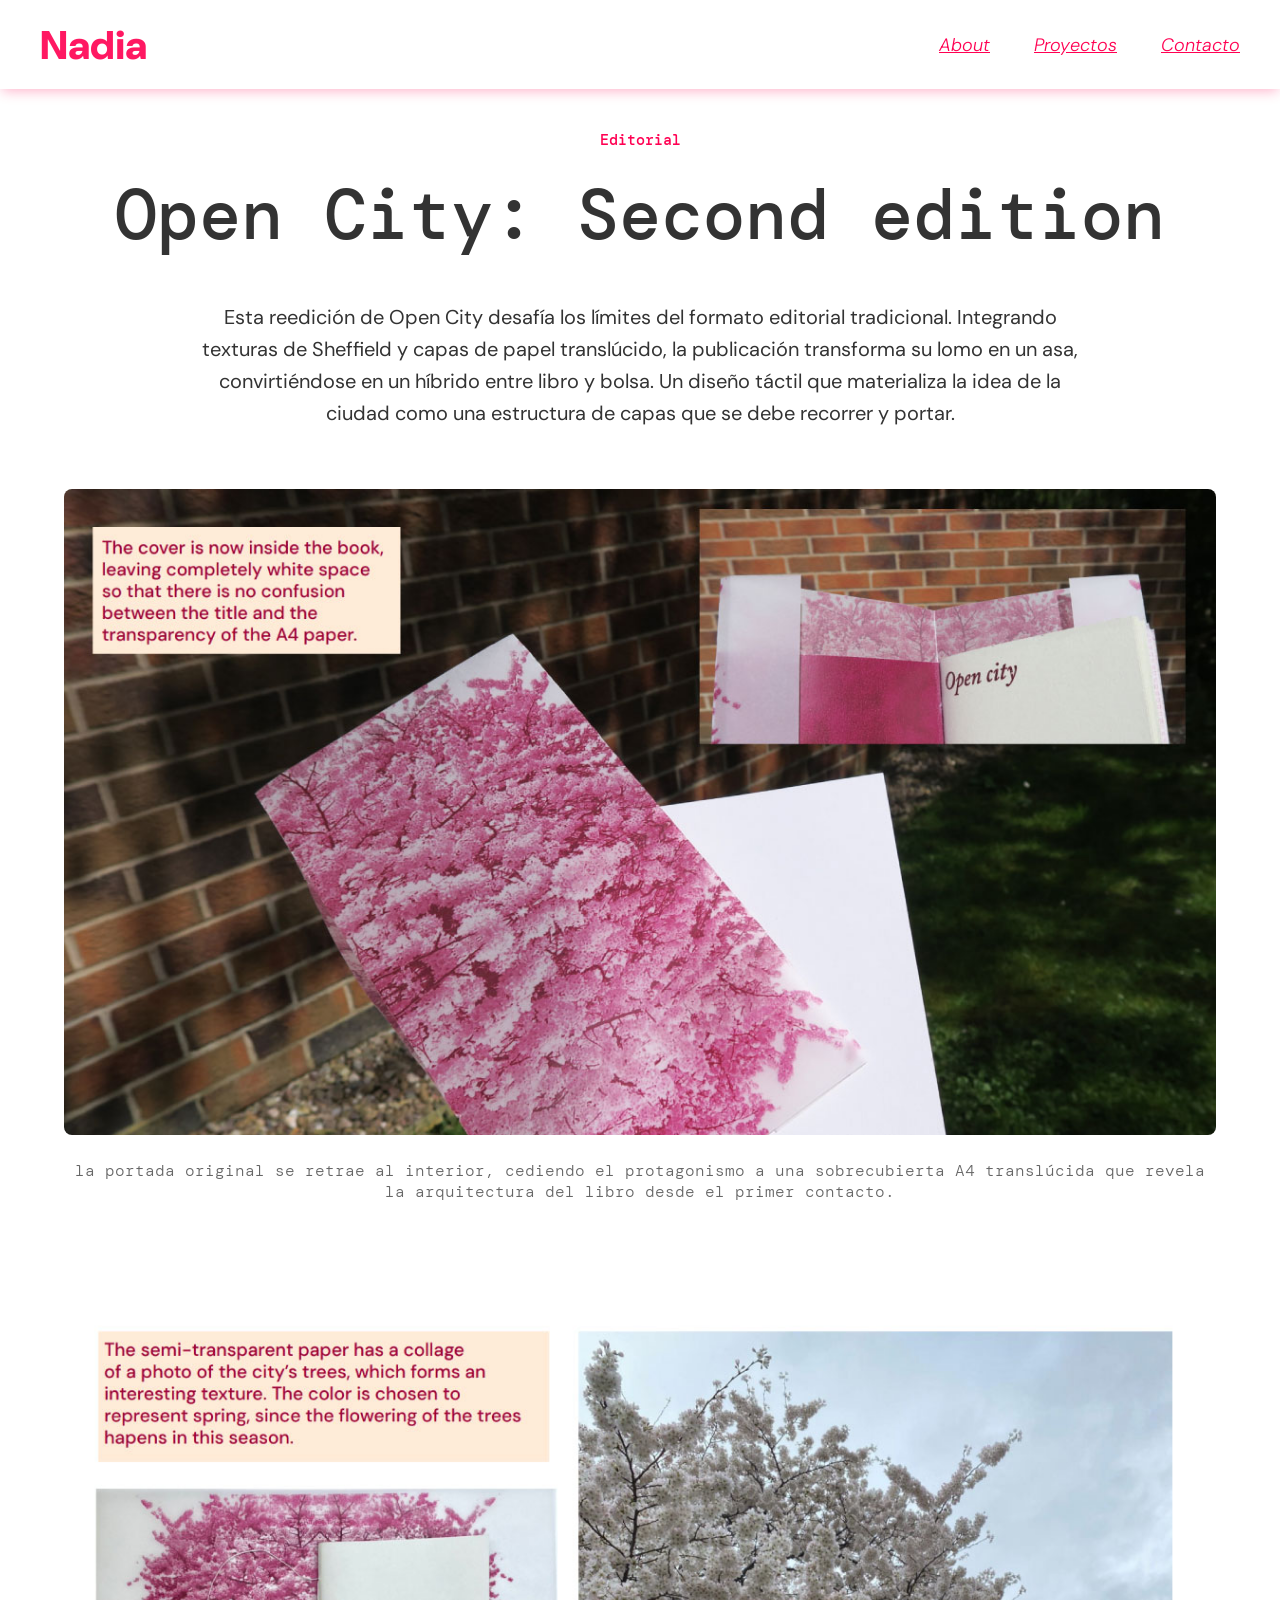
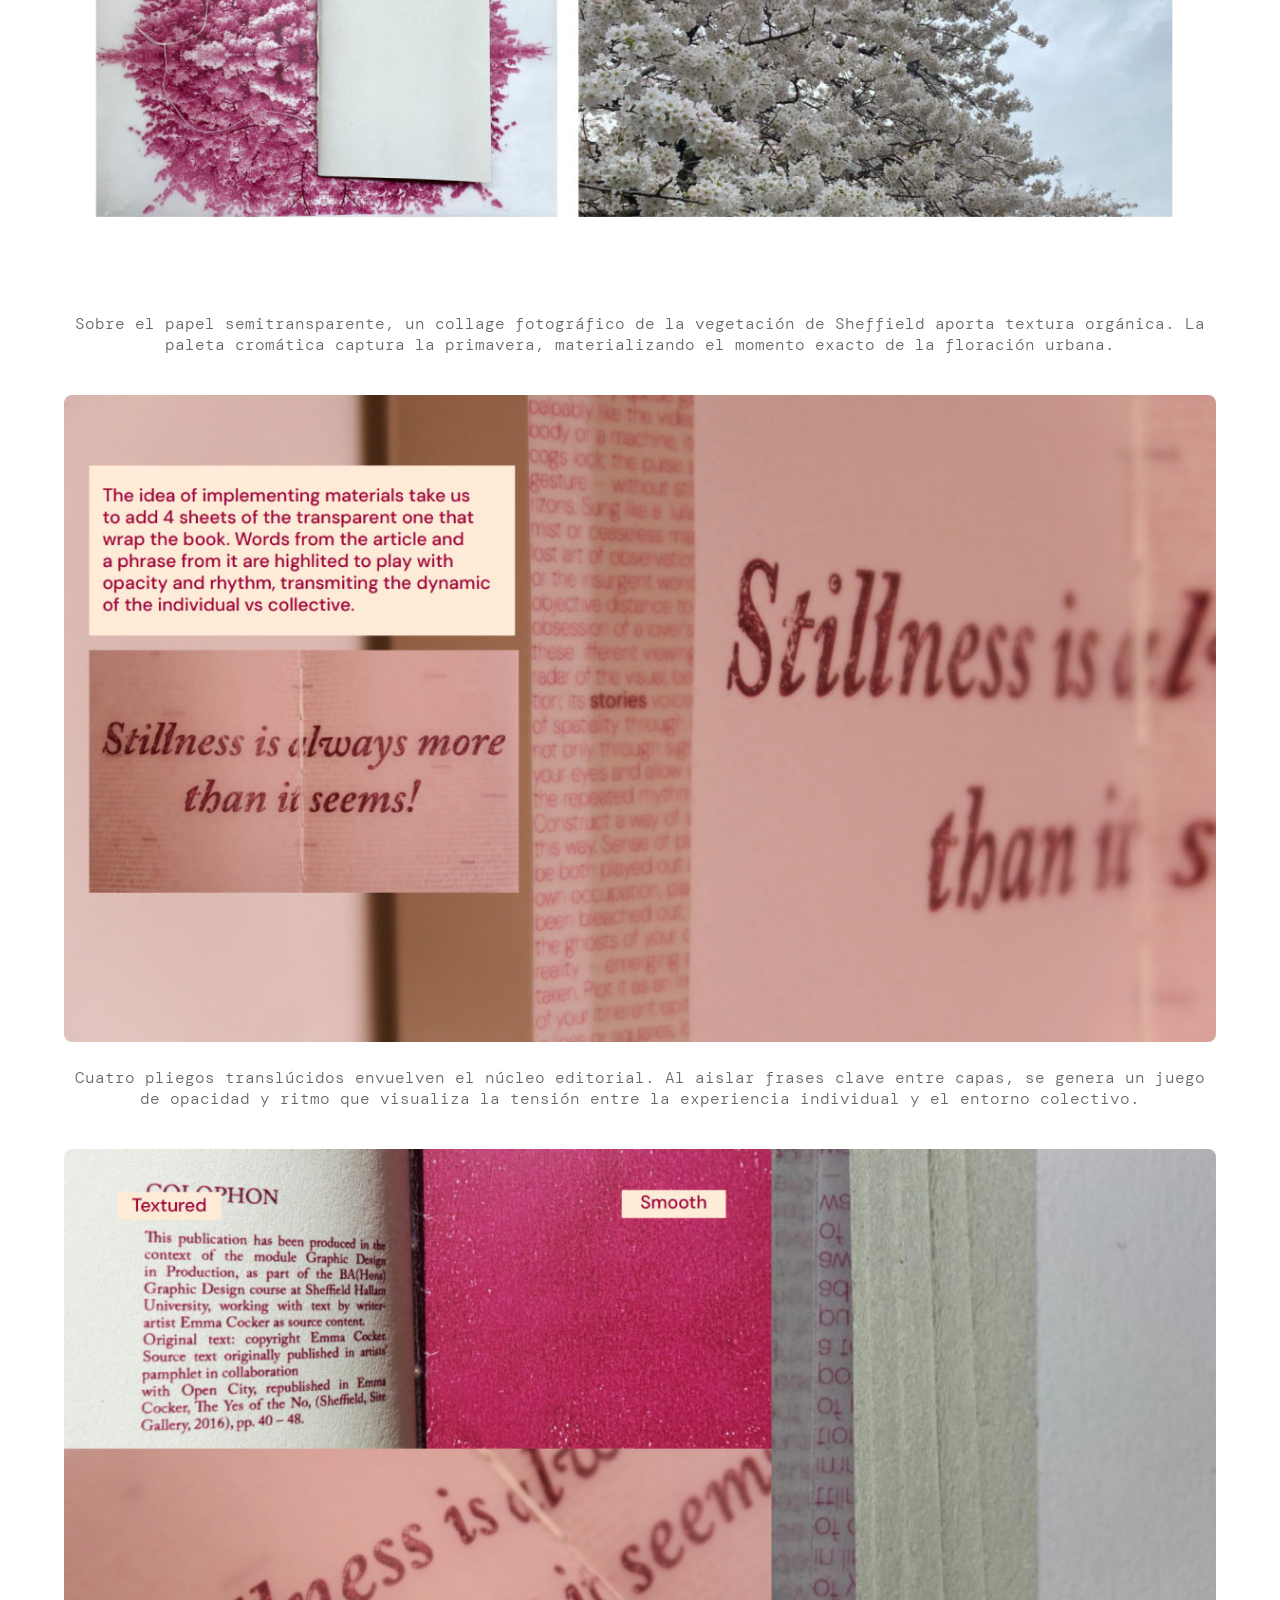
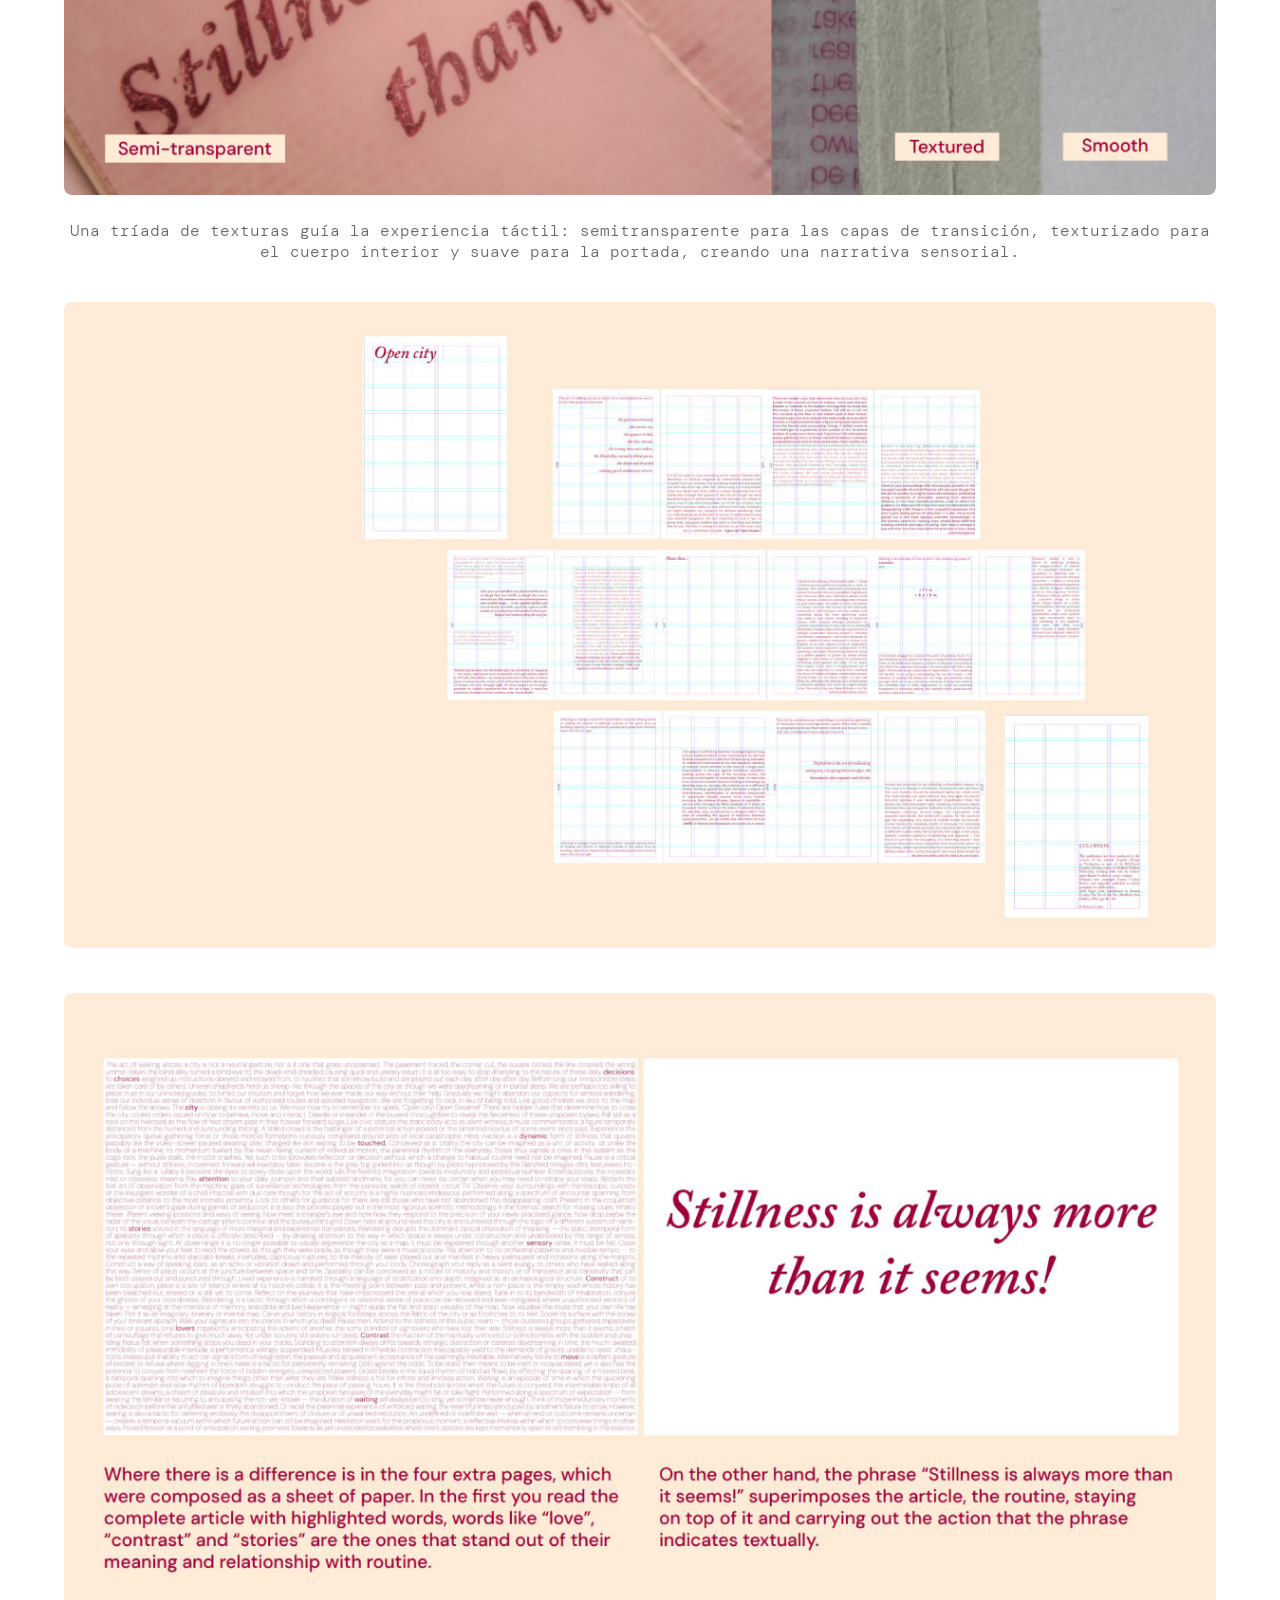
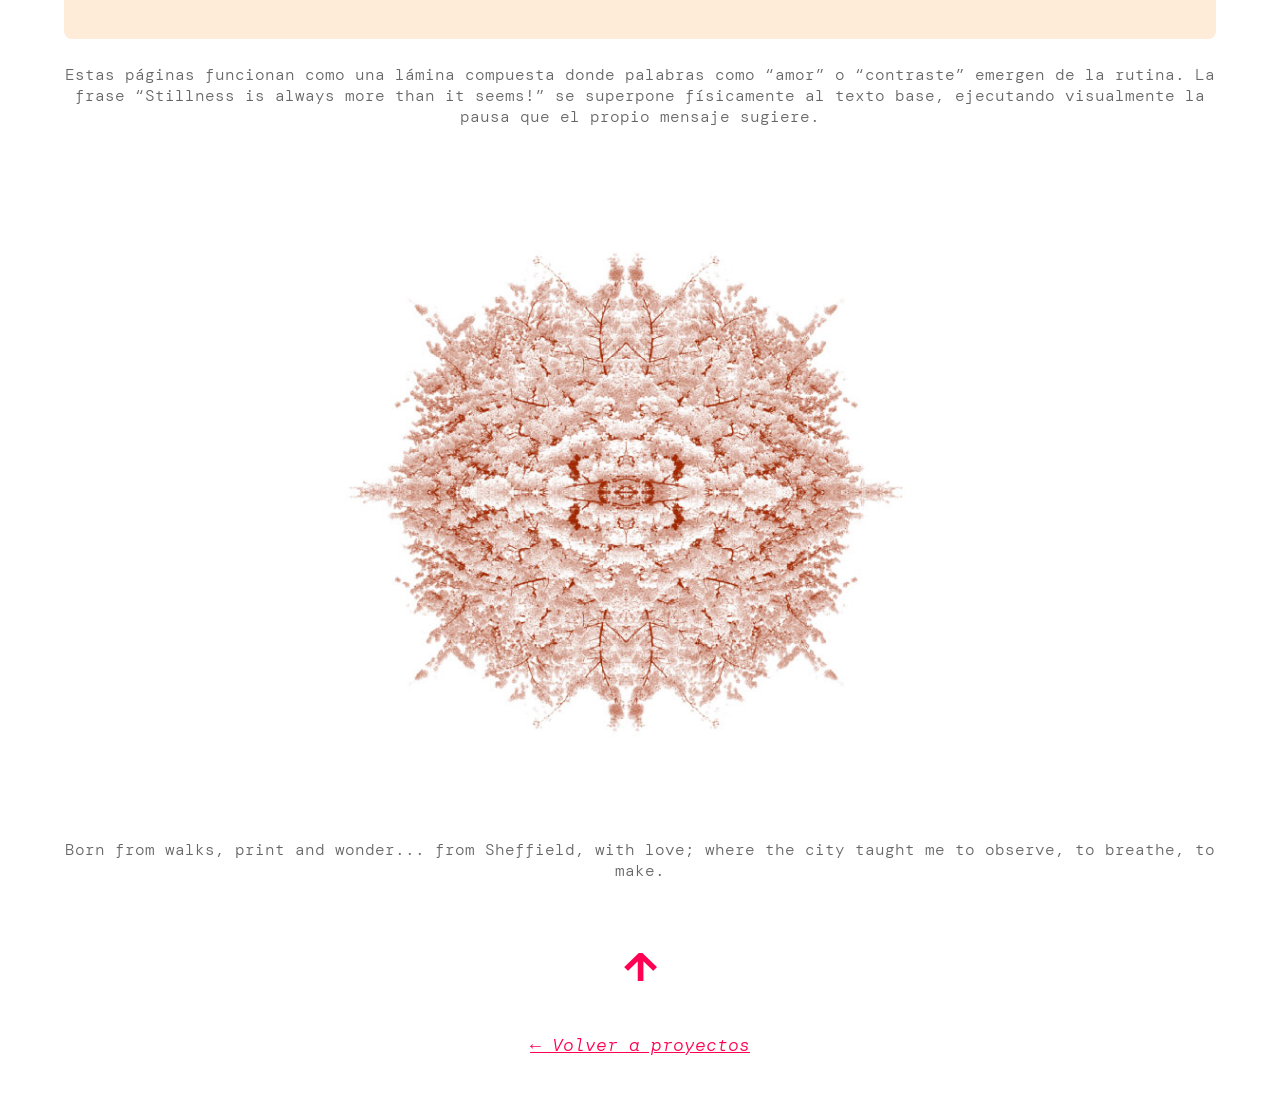
<file: opencity-dos.html>
<!DOCTYPE html>
<html lang="es">
<head>
  <meta charset="UTF-8" />
  <meta name="viewport" content="width=device-width, initial-scale=1.0" />
  <title>Open City: Second edition — Portafolio de Nadia</title>
  <link href="https://fonts.googleapis.com/css2?family=DM+Mono&family=DM+Sans:ital,wght@0,400;0,700;1,400&display=swap" rel="stylesheet">
  <link rel="stylesheet" href="styles.css">
</head>
<body>

  <header>
    <a href="index.html" class="logo">Nadia</a>
    <nav>
      <a href="about.html">About</a>
      <a href="index.html">Proyectos</a>
      <a href="contacto.html">Contacto</a>
    </nav>
  </header>

  <main>
    <div class="sub">Editorial</div>
    <h2>Open City: Second edition</h2>

    <p>
    Esta reedición de Open City desafía los límites del formato editorial tradicional. Integrando texturas de Sheffield y capas de papel translúcido, la publicación transforma su lomo en un asa, convirtiéndose en un híbrido entre libro y bolsa. Un diseño táctil que materializa la idea de la ciudad como una estructura de capas que se debe recorrer y portar.
    </p>

    <img src="segundopencity-1.jpg" alt="Open City segunda edición imagen 1" />
    <div class="caption"> la portada original se retrae al interior, cediendo el protagonismo a una sobrecubierta A4 translúcida que revela la arquitectura del libro desde el primer contacto.</div>
    
    <img src="segundopencity-2.jpg" alt="Open City segunda edición imagen 2" />
    <div class="caption">Sobre el papel semitransparente, un collage fotográfico de la vegetación de Sheffield aporta textura orgánica. La paleta cromática captura la primavera, materializando el momento exacto de la floración urbana.</div>
    
    <img src="segundopencity-3.jpg" alt="Open City segunda edición imagen 3" />
    <div class="caption">Cuatro pliegos translúcidos envuelven el núcleo editorial. Al aislar frases clave entre capas, se genera un juego de opacidad y ritmo que visualiza la tensión entre la experiencia individual y el entorno colectivo.</div>
    
    <img src="segundopencity-4.jpg" alt="Open City segunda edición imagen 4" />
    <div class="caption">Una tríada de texturas guía la experiencia táctil: semitransparente para las capas de transición, texturizado para el cuerpo interior y suave para la portada, creando una narrativa sensorial.</div>
    
    <img src="segundopencity-5.jpg" alt="Open City segunda edición imagen 5" />
    <img src="segundopencity-6.jpg" alt="Open City segunda edición imagen 6" />
    <div class="caption">Estas páginas funcionan como una lámina compuesta donde palabras como “amor” o “contraste” emergen de la rutina. La frase “Stillness is always more than it seems!” se superpone físicamente al texto base, ejecutando visualmente la pausa que el propio mensaje sugiere.</div>

    <img src="segundopencity-7.jpg" alt="Open City segunda edición imagen 7" />
    <div class="caption">
      Born from walks, print and wonder... from Sheffield, with love;  
      where the city taught me to observe, to breathe, to make.
    </div>

    <div class="back-top" onclick="window.scrollTo({ top: 0, behavior: 'smooth' })">↑</div>
    <div class="volver">
      <a href="index.html">← Volver a proyectos</a>
    </div>
  </main>

</body>
</html>
</file>
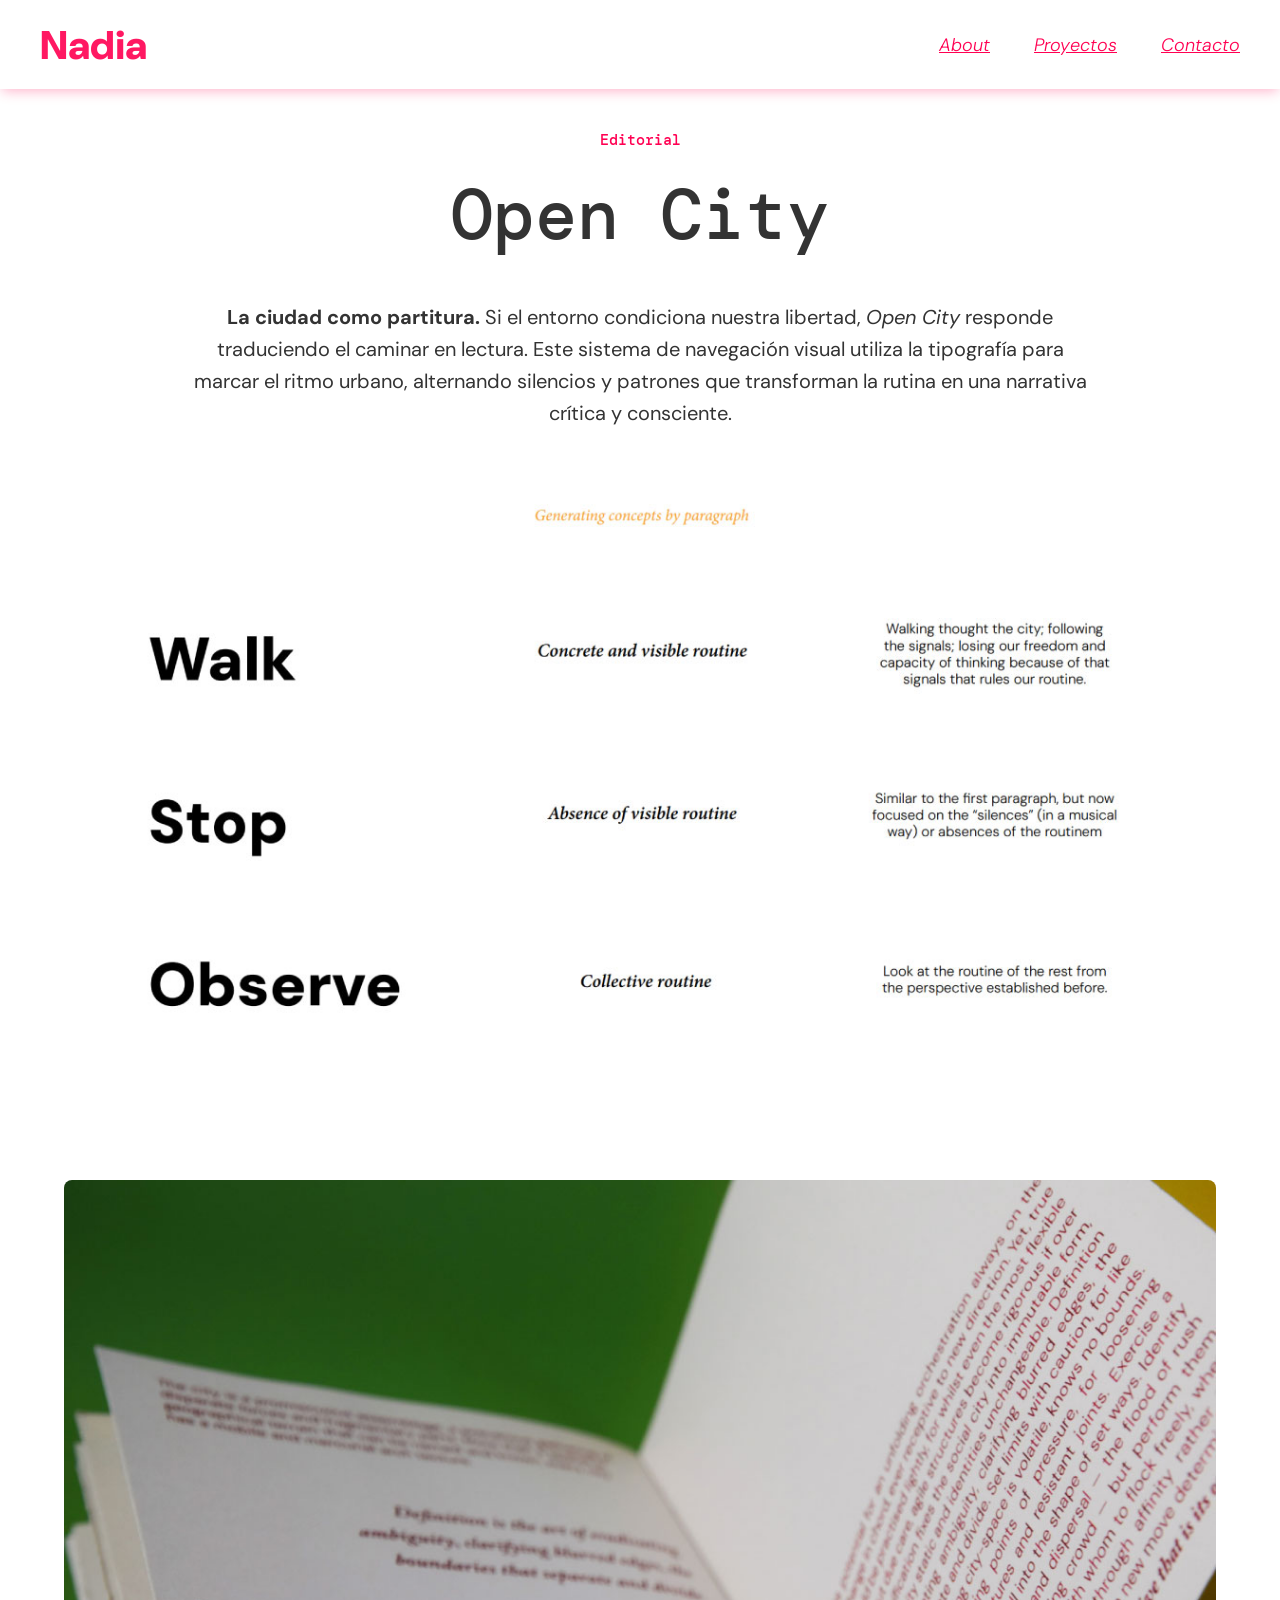
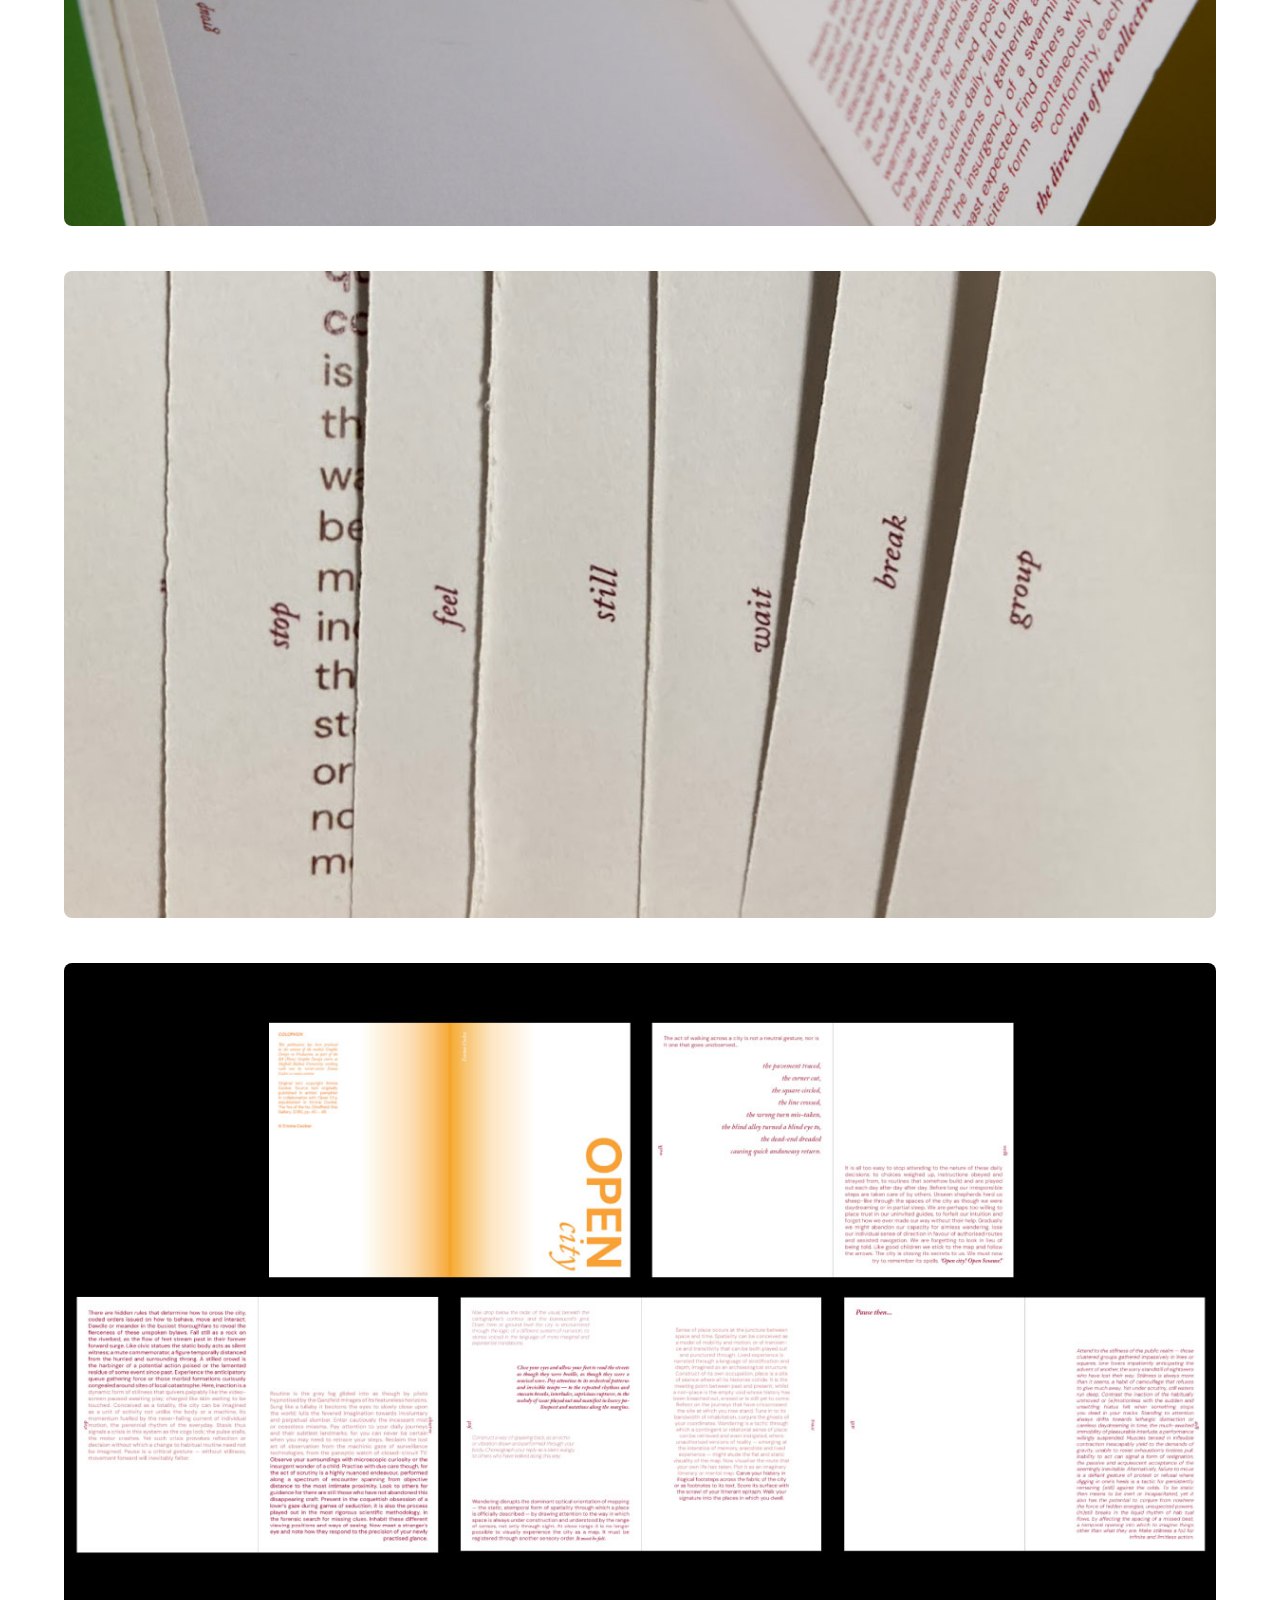
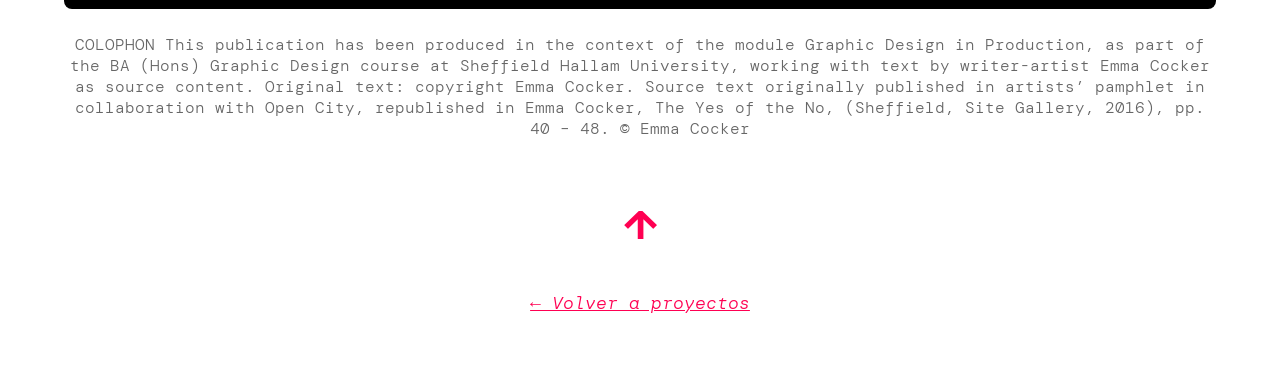
<file: opencity.html>
<!DOCTYPE html>
<html lang="es">
<head>
  <meta charset="UTF-8" />
  <meta name="viewport" content="width=device-width, initial-scale=1.0" />
  <title>Open City (first version) — Portafolio de Nadia</title>
  <link href="https://fonts.googleapis.com/css2?family=DM+Mono&family=DM+Sans:ital,wght@0,400;0,700;1,400&display=swap" rel="stylesheet">
 <link rel="stylesheet" href="styles.css">
</head>
<body>

  <header>
    <a href="index.html" class="logo">Nadia</a>
    <nav>
      <a href="about.html">About</a>
      <a href="index.html">Proyectos</a>
      <a href="contacto.html">Contacto</a>
    </nav>
  </header>

  <main>
    <div class="sub">Editorial</div>
    <h2>Open City</h2>

    <p>
      <strong>La ciudad como partitura.</strong> Si el entorno condiciona nuestra libertad, <em>Open City</em> responde traduciendo el caminar en lectura. Este sistema de navegación visual utiliza la tipografía para marcar el ritmo urbano, alternando silencios y patrones que transforman la rutina en una narrativa crítica y consciente.
    </p>

    <img src="primeropencity-1.jpg" alt="Open City imagen 1" />
    <img src="primeropencity-2.jpg" alt="Open City imagen 2" />
    <img src="primeropencity-3.jpg" alt="Open City imagen 3" />
    <img src="primeropencity-4.jpg" alt="Open City imagen 4" />

    <div class="caption">
      COLOPHON  
      This publication has been produced in the context of the module Graphic Design in Production, as part of the BA (Hons) Graphic Design course at Sheffield Hallam University, working with text by writer-artist Emma Cocker as source content.  
      Original text: copyright Emma Cocker. Source text originally published in artists’ pamphlet in collaboration with Open City, republished in Emma Cocker, The Yes of the No, (Sheffield, Site Gallery, 2016), pp. 40 – 48.

      © Emma Cocker
    </div>

    <div class="back-top" onclick="window.scrollTo({ top: 0, behavior: 'smooth' })">↑</div>

    <div class="volver">
      <a href="index.html">← Volver a proyectos</a>
    </div>
  </main>

</body>
</html>
</file>
<file: styles.css>
/* =========================================
   1. ESTILOS GENERALES (Para todo el sitio)
   ========================================= */
body {
  margin: 0;
  font-family: 'DM Sans', sans-serif;
  background-color: white;
  color: #333;
}

/* Header fijo arriba */
header {
  position: fixed;
  top: 0;
  left: 0;
  right: 0;
  height: 89px;
  background-color: white;
  box-shadow: 0px 4px 12.1px -2px rgba(255, 0, 82, 0.3);
  z-index: 1000;
  display: flex;
  align-items: center;
  justify-content: space-between;
  padding: 0 40px;
}

/* Logo */
.logo {
  font-weight: 900;
  font-size: 40px;
  color: #ff0052;
  opacity: 0.9;
  text-decoration: none;
  cursor: pointer;
}

/* Navegación */
nav a {
  margin-left: 40px;
  font-size: 18px;
  color: #ff0052;
  text-decoration: underline;
  font-style: italic;
  font-weight: 300;
}

/* Contenedor Principal (Main) */
main {
  padding-top: 130px; /* Espacio para que no se tape con el header */
  padding-bottom: 60px;
  
  /* --- AJUSTE PARA MÓVIL (Márgenes laterales) --- */
  padding-left: 24px;
  padding-right: 24px;
  box-sizing: border-box; /* Esto evita que el padding rompa el ancho */
  /* ----------------------------------------------- */

  max-width: 1200px; /* Ancho máximo estándar */
  margin: 0 auto;
  text-align: center; /* Centrado por defecto */
}

/* Botón de "Volver arriba" */
.back-top {
  margin-top: 60px;
  font-size: 40px;
  color: #ff0052;
  font-weight: 900;
  cursor: pointer;
  text-align: center;
}

/* Enlace de "Volver a proyectos" */
.volver {
  margin-top: 40px;
  text-align: center;
}
.volver a {
  font-size: 18px;
  font-family: 'DM Mono', monospace;
  font-style: italic;
  font-weight: 300;
  color: #ff0052;
  text-decoration: underline;
}

/* =========================================
   2. ESTILOS DEL INDEX (Tu Portafolio)
   ========================================= */

/* Título "Proyectos :)" */
h1 {
  font-size: 30px;
  font-weight: 500;
  margin-bottom: 30px;
  cursor: pointer;
  transition: color 0.3s;
}
h1:hover {
  color: #ff0052;
}

/* Menú de Filtros */
.filter-menu {
  display: flex;
  justify-content: center;
  gap: 20px;
  margin-bottom: 50px;
  flex-wrap: wrap;
}

.filter-btn {
  background: none;
  border: none;
  font-family: 'DM Mono', monospace;
  font-size: 18px;
  color: #ff0052;
  cursor: pointer;
  padding: 5px 15px;
  transition: all 0.3s ease;
  border-radius: 20px;
}

.filter-btn:hover, .filter-btn.active {
  background-color: rgba(255, 0, 82, 0.1);
  font-weight: 700;
}

/* Grilla de Proyectos */
.grid {
  display: grid;
  grid-template-columns: repeat(auto-fit, minmax(280px, 1fr));
  gap: 40px;
  justify-items: center;
  transition: all 0.5s ease;
}

/* Tarjetas individuales */
.card {
  width: 299px;
  text-align: center;
  text-decoration: none;
  color: inherit;
  display: block;
  cursor: pointer;
  animation: fadeIn 0.5s ease;
}

/* Animación suave al aparecer */
@keyframes fadeIn {
  from { opacity: 0; transform: translateY(20px); }
  to { opacity: 1; transform: translateY(0); }
}

.card img {
  width: 100%;
  height: 299px;
  background-color: #ddd;
  object-fit: cover;
  margin-bottom: 20px;
  border-radius: 4px;
  /* Efecto extra: Zoom suave al pasar mouse */
  transition: transform 0.3s ease;
}

.card:hover img {
  transform: scale(1.02);
}

.card h2 {
  font-size: 24px;
  font-family: 'DM Mono', monospace;
  font-weight: 500;
  margin-bottom: 10px;
}

.card p {
  font-size: 18px;
  font-family: 'DM Sans', sans-serif;
  font-weight: 400;
  max-width: 322px;
  margin: 0 auto;
  color: #666;
}

/* Clase vital para ocultar proyectos al filtrar */
.hidden {
  display: none !important;
}


/* =========================================
   3. ESTILOS DE PÁGINAS DE PROYECTO
   (Miluca, My Chatel, etc.)
   ========================================= */

/* Títulos grandes de proyecto */
main h2 {
  font-size: 70px;
  font-family: 'DM Mono', monospace;
  font-weight: 500;
  margin: 0;
}

/* Subtítulos rosados (Rubro) */
.sub {
  font-size: 15px;
  font-family: 'DM Mono', monospace;
  font-weight: 500;
  color: #ff0052;
  margin-bottom: 20px;
}

/* Párrafos de descripción */
main p {
  font-size: 20px;
  font-family: 'DM Sans', sans-serif;
  font-weight: 400;
  line-height: 1.6;
  margin-top: 40px;
  max-width: 900px; /* Para que el texto no sea eterno de leer */
  margin-left: auto;
  margin-right: auto;
}

/* Imágenes dentro de los proyectos */
main img {
  width: 100%;
  height: auto;
  object-fit: contain;
  margin-top: 40px;
  border-radius: 8px; /* Borde suave opcional */
}

/* Pies de foto (Captions) */
.caption {
  font-size: 16px;
  font-family: 'DM Mono', monospace;
  font-weight: 300;
  margin-top: 20px;
  color: #666;
}

/* =========================================
   4. ESTILOS ESPECÍFICOS DE "ABOUT"
   ========================================= */

/* Contenedor principal que crea las dos columnas */
.about-container {
  display: flex;
  justify-content: center;
  align-items: flex-start; /* Alinea el contenido arriba */
  gap: 60px; /* Espacio grande entre la columna de texto y la del CV */
  max-width: 1000px; /* Un ancho de lectura cómodo */
  margin: 0 auto;
  text-align: left; /* ¡IMPORTANTE! Esto anula el centrado global */
  padding-top: 40px;
}

/* --- Columna Izquierda (Bio y Título) --- */
.about-left {
  flex: 1; /* Ocupa espacio flexible */
  max-width: 450px; /* Ancho máximo para que el texto no sea muy largo */
}

.about-left h1 {
  font-family: 'DM Mono', monospace; /* Fuente del título según diseño */
  font-size: 50px;
  font-weight: 500;
  margin-top: 0;
  margin-bottom: 40px;
  color: #333;
}

/* Estilos para los párrafos de la bio */
.about-left p {
  font-family: 'DM Sans', sans-serif;
  font-size: 18px;
  line-height: 1.5;
  margin-bottom: 25px;
  color: #333;
  /* Reseteamos márgenes globales que podrían molestar */
  max-width: 100%;
  margin-left: 0;
  margin-right: 0;
  margin-top: 0;
}

/* Párrafo introductorio en negrita */
.intro-text {
  font-weight: 700;
  font-size: 20px;
}

/* --- Columna Derecha (Experiencia y Educación) --- */
.about-right {
  flex: 1;
  max-width: 450px;
  /* Aquí está la magia de la LÍNEA ROSADA vertical */
  border-left: 4px solid #ff0052;
  padding-left: 40px; /* Espacio entre la línea y el texto */
  font-family: 'DM Mono', monospace; /* Toda esta columna usa la fuente mono */
}

.about-right h3 {
  font-size: 22px;
  font-weight: 500;
  margin-bottom: 25px;
  margin-top: 0;
  color: #333;
}

/* Bloques de sección (Experiencia / Educación) */
.cv-section {
  margin-bottom: 50px;
}

/* Listas sin puntitos */
.about-right ul {
  list-style: none;
  padding: 0;
  margin: 0 0 35px 0; /* Espacio entre bloques de universidad/intercambio */
}

.about-right li {
  font-size: 17px;
  line-height: 1.6;
  margin-bottom: 5px;
  color: #444; /* Un gris un poquito más suave para el texto secundario */
}

/* --- Versión Móvil (Responsivo) --- */
@media (max-width: 850px) {
  .about-container {
    flex-direction: column; /* Pone una columna debajo de la otra */
    gap: 40px;
  }

  .about-left, .about-right {
    max-width: 100%; /* Que ocupen todo el ancho en celular */
  }

  .about-right {
    border-left: none; /* Quita la línea vertical */
    border-top: 4px solid #ff0052; /* Pone la línea horizontal arriba */
    padding-left: 0;
    padding-top: 30px;
  }
}

/* =========================================
   5. ESTILOS DE CONTACTO
   ========================================= */

.contact-container {
  display: flex;
  flex-direction: column;
  justify-content: center;
  align-items: center;
  min-height: 50vh; /* Para que quede centrado verticalmente en la pantalla */
  gap: 30px;
}

.contact-title {
  font-family: 'DM Mono', monospace;
  font-size: 50px;
  font-weight: 500;
  margin-bottom: 20px;
  color: #333;
}

.contact-links {
  display: flex;
  gap: 30px; /* Espacio entre los botones */
  flex-wrap: wrap;
  justify-content: center;
}

.btn-contact {
  text-decoration: none;
  font-family: 'DM Mono', monospace;
  font-size: 24px;
  color: #ff0052;
  border: 2px solid #ff0052;
  padding: 15px 40px;
  border-radius: 50px; /* Bordes redondeados */
  transition: all 0.3s ease;
}

.btn-contact:hover {
  background-color: #ff0052;
  color: white;
  transform: translateY(-5px); /* Pequeño salto al pasar el mouse */
  box-shadow: 0 10px 20px rgba(255, 0, 82, 0.2);
}
</file>
